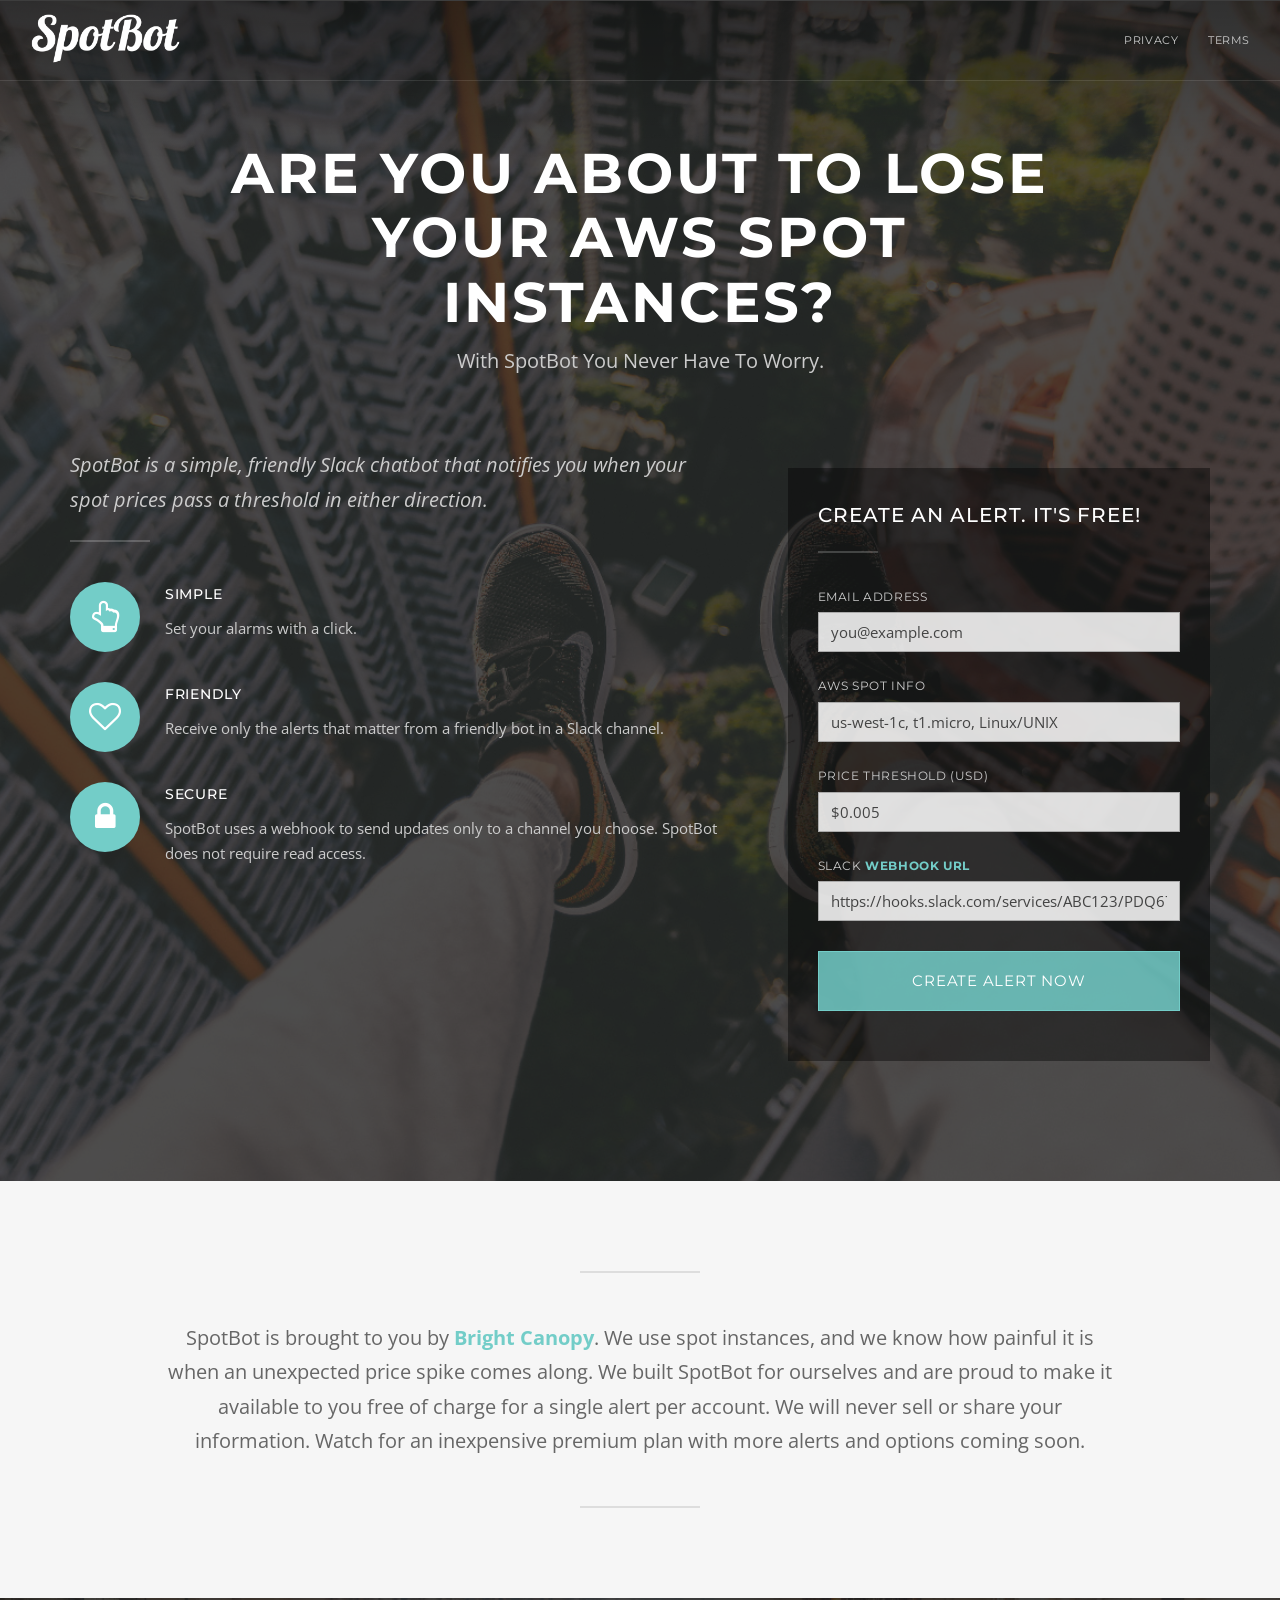
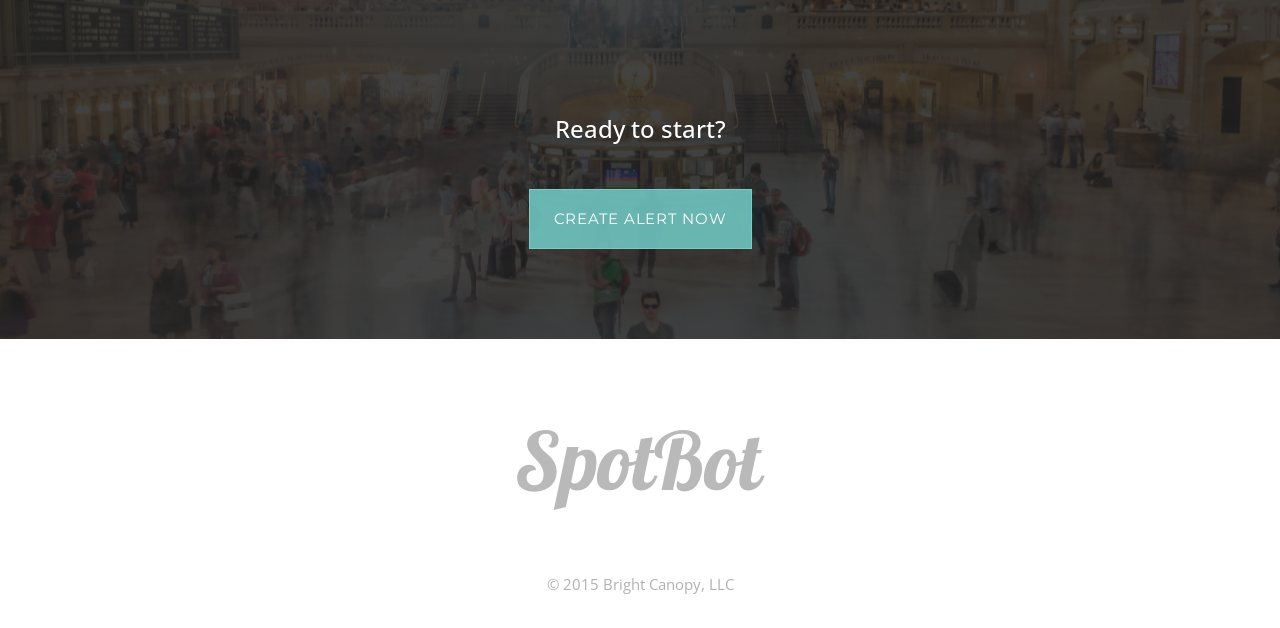
<file: index.html>
<!DOCTYPE html>
<!-- Based on Drew, A Multipurpose Landing Page Template, designed by David Rozando (http://design.davidrozando.com) -->
<!--[if lt IE 7 ]><html class="ie ie6" lang="en"> <![endif]-->
<!--[if IE 7 ]><html class="ie ie7" lang="en"> <![endif]-->
<!--[if IE 8 ]><html class="ie ie8" lang="en"> <![endif]-->
<!--[if (gte IE 9)|!(IE)]><!-->
<html lang="en"> <!--<![endif]-->

	<head>

		<meta charset="utf-8">
		<meta name="viewport" content="width=device-width, initial-scale=1, maximum-scale=1">
		
		<!-- BASIC INFO -->
		<title>Monitor AWS Spot Instances in Slack: SpotBot</title>
		<meta name="author" content="Bright Canopy">
		<meta name="keywords" content="Amazon Web Services, Slack, spot instance, alarm">
		<meta name="description" content="Monitor AWS spot instances in Slack">

		<!-- FAVICONS -->
		<link rel="icon" href="images/favicons/favicon.ico">
		<link rel="apple-touch-icon" href="images/favicons/apple-touch-icon.png">

		<!-- CSS
		================================= -->

		<!-- GOOGLE FONTS -->
		<link rel="stylesheet" href="//fonts.googleapis.com/css?family=Montserrat:400,700">
		<link rel="stylesheet" href="//fonts.googleapis.com/css?family=Open+Sans:300italic,400italic,600italic,700italic,800italic,400,300,600,700,800">

		<!-- LIBRARIES CSS -->
		<link rel="stylesheet" href="css/bootstrap.min.css">
		<link rel="stylesheet" href="css/font-awesome.min.css">
		<link rel="stylesheet" href="css/animate.min.css">

		<!-- SPECIFIC CSS -->
		<link rel="stylesheet" href="css/style.css">

		<!-- COLORS -->
		<!-- <link id="color-css" rel="stylesheet" href="css/colors/pink.css"> -->
		<!-- <link id="color-css" rel="stylesheet" href="css/colors/red.css"> -->
		<!-- <link id="color-css" rel="stylesheet" href="css/colors/orange.css"> -->
		<!-- <link id="color-css" rel="stylesheet" href="css/colors/yellow.css"> -->
		<!-- <link id="color-css" rel="stylesheet" href="css/colors/green.css"> -->
	    <link id="color-css" rel="stylesheet" href="css/colors/turquoise.css">
		<!-- <link id="color-css" rel="stylesheet" href="css/colors/blue.css"> -->
		
	</head>

	<body class="enable-animations enable-preloader">

		<div id="document" class="document">

			<!-- HEADER
			================================= -->
			<header id="header" class="header-section section section-dark navbar navbar-fixed-top">

				<div class="container-fluid">

					<div class="navbar-header navbar-left">

						<!-- RESPONSIVE MENU BUTTON -->
						<button type="button" class="navbar-toggle" data-toggle="collapse" data-target="#navigation">
							<span class="sr-only">Toggle navigation</span>
							<span class="icon-bar"></span>
							<span class="icon-bar"></span>
							<span class="icon-bar"></span>
						</button>

						<!-- HEADER LOGO -->
						<a class="navbar-logo navbar-brand anchor-link" href="#hero">
							<img src="images/logos/header-logo.png" srcset="images/logos/header-logo@2x.png 2x" alt="SpotBot">
						</a>

					</div>

					<nav id="navigation" class="navigation navbar-collapse collapse navbar-right">
					  
					  <!-- NAVIGATION LINKS -->
					  <ul id="header-nav" class="nav navbar-nav">
						
						<li><a href="#hero" class="hidden">Top</a></li>
						
						<li><a href="/privacy" target="_blank">Privacy</a></li>
						<li><a href="/terms" target="_blank">Terms</a></li>

					  </ul>

					</nav>

				</div>

			</header>

			<!-- HERO
			================================= -->
			<section id="hero" class="hero-section hero-layout-classic hero-layout-features-and-form section section-dark">

				<div class="section-background">

					<!-- IMAGE BACKGROUND -->
					<div class="section-background-image parallax" data-stellar-ratio="0.4">
						<img src="images/backgrounds/hero-bg-features-and-form.jpg" alt="" style="opacity: 0.2;">
					</div>

				</div>

				<div class="container">

					<div class="hero-content">
						<div class="hero-content-inner">

							<div class="hero-heading text-center row" data-animation="fadeIn">
								<div class="col-md-10 col-md-offset-1">

									<h1 class="hero-title">Are You About To Lose Your AWS Spot Instances?</h1>

									<p class="hero-tagline">With SpotBot You Never Have To Worry.</p>

								</div>
							</div>

							<div class="hero-features row">

								<div class="hero-features-left col-md-7">

									<p class="lead">SpotBot is a simple, friendly Slack chatbot that notifies you when your spot prices pass a threshold in either direction.</p>
									<ul class="icon-list">
										<li>
											<span class="icon-list-icon fa fa-hand-o-up" data-animation="bounceIn"></span>
											<h4 class="icon-list-title">Simple</h4>
											<p>Set your alarms with a click.</p>
										</li>
										<li>
											<span class="icon-list-icon fa fa-heart-o" data-animation="bounceIn"></span>
											<h4 class="icon-list-title">Friendly</h4>
											<p>Receive only the alerts that matter from a friendly bot in a Slack channel.</p>
										</li>
										<li>
										  <span class="icon-list-icon fa fa-lock" data-animation="bounceIn"></span>
											<h4 class="icon-list-title">Secure</h4>
											<p>SpotBot uses a webhook to send updates only to a channel you choose. SpotBot does not require read access.</p>
										</li>
									</ul>

								</div>



								<div class="hero-features-right col-md-5" data-animation="fadeIn">

									<!-- FORM -->
									<form name="subscribe" action="//spotbot.us11.list-manage.com/subscribe/post?u=fb5a1dbd2e888e6e425ad35e8&amp;id=9f06070208" method="post" id="mc-embedded-subscribe-form" name="mc-embedded-subscribe-form" method="post" id="subscription-form" class="subscription-form form-ajax-submit" role="form" novalidate>

										<h4 class="form-heading">Create An Alert. It's&nbsp;Free!</h4>

										<div class="form-validation alert"></div>

										<div class="form-group">
											<label for="form-email">Email Address</label>
											<input type="email" name="EMAIL" id="form-email" class="form-control" placeholder="you@example.com" autocomplete="off">
										</div>

										<div class="form-group">
											<label for="form-location">AWS Spot Info</label>
											<input type="text" name="SPOTINFO" id="form-aws" class="form-control" placeholder="us-west-1c, t1.micro, Linux/UNIX" autocomplete="off">
										</div>

										<div class="form-group">
											<label for="form-location">Price Threshold (USD)</label>
											<input type="text" name="THRESHOLD" id="form-aws" class="form-control" placeholder="$0.005" autocomplete="off">
										</div>

										<div class="form-group">
											<label for="form-name">Slack <a href="https://slack.com/services/new/incoming-webhook" target="_blank">Webhook URL</a></label>
											<input type="url" name="WEBHOOK" id="form-webhook" class="form-control" placeholder="https://hooks.slack.com/services/ABC123/PDQ678/sDkJFhlskfjhRSUd" autocomplete="off">
										</div>

										<!-- real people should not fill this in and expect good things - do not remove this or risk form bot signups-->
<div style="position: absolute; left: -5000px;"><input type="text" name="b_fb5a1dbd2e888e6e425ad35e8_9f06070208" tabindex="-1" value=""></div>										
										<div class="form-group form-group-submit">
											<button class="btn btn-primary btn-lg btn-block" data-loading-text="Alert Created!">Create Alert Now</button>
										</div>
									</form>

								</div>

							</div>

						</div>
					</div>

				</div>

			</section>

			<!-- HEADLINE
			================================= -->
			<section id="headline" class="headline-section section-gray section">

				<div class="container">

					<h2 class="section-heading text-center hidden">Tagline</h2>

					<div class="row">
						<div class="col-md-10 col-md-offset-1">

							<p class="headline-text">
							  SpotBot is brought to you by <a href="http://www.brightcanopy.com">Bright Canopy</a>. We use spot instances, and we know how painful it is when an unexpected price spike comes along. We built SpotBot for ourselves and are proud to make it available to you free of charge for a single alert per account. We will never sell or share your information. Watch for an inexpensive premium plan with more alerts and options coming soon.
							</p>

						</div>
					</div>

				</div>

			</section>


			<!-- CLOSING
			================================= -->
			<section id="closing" class="closing-section section-dark section">

				<div class="section-background">

					<!-- IMAGE BACKGROUND -->
					<div class="section-background-image parallax" data-stellar-ratio="0.4">
						<img src="images/backgrounds/closing-bg.jpg" alt="" style="opacity: 0.15;">
					</div>

				</div>

				<div class="container">

					<h3 class="closing-shout">Ready to start?</h3>

					<div class="closing-buttons" data-animation="tada"><a href="#mc-embedded-subscribe-form" class="anchor-link btn btn-lg btn-primary">Create Alert Now</a></div>

				</div>

			</section>

			<!-- FOOTER
			================================= -->
			<section id="footer" class="footer-section section">

				<div class="container">

					<h3 class="footer-logo">
						<img src="images/logos/footer-logo.png" srcset="images/logos/footer-logo@2x.png 2x" alt="Drew">
					</h3>

<!--
					<div class="footer-socmed">
						<a href="#" target="_blank"><span class="fa fa-facebook"></span></a>
						<a href="#" target="_blank"><span class="fa fa-twitter"></span></a>
						<a href="#" target="_blank"><span class="fa fa-instagram"></span></a>
						<a href="#" target="_blank"><span class="fa fa-pinterest"></span></a>
					</div>
-->
					<div class="footer-copyright">
						&copy; 2015 Bright Canopy, LLC
					</div>

				</div>

			</section>
		
		</div>

		<!-- LIBRARIES JS
		================================= -->
		<script src="js/jquery-1.11.2.min.js"></script>
		<script src="js/bootstrap.min.js"></script>
		<script src="js/respimage.min.js"></script>
		<script src="js/jpreloader.min.js"></script>
		<script src="js/smoothscroll.min.js"></script>
		<script src="js/jquery.nav.min.js"></script>
		<script src="js/jquery.inview.min.js"></script>

		<!-- MAIN SCRIPT
		================================= -->
		<script src="js/script.js"></script>

		<!-- GOOGLE ANALYTICS
			 ================================= -->
		<script>
		  (function(i,s,o,g,r,a,m){i['GoogleAnalyticsObject']=r;i[r]=i[r]||function(){
		  (i[r].q=i[r].q||[]).push(arguments)},i[r].l=1*new Date();a=s.createElement(o),
		  m=s.getElementsByTagName(o)[0];a.async=1;a.src=g;m.parentNode.insertBefore(a,m)
		  })(window,document,'script','//www.google-analytics.com/analytics.js','ga');

		  ga('create', 'UA-42879556-2', 'auto');
		  ga('send', 'pageview');

		</script>

	</body>

</html>
</file>
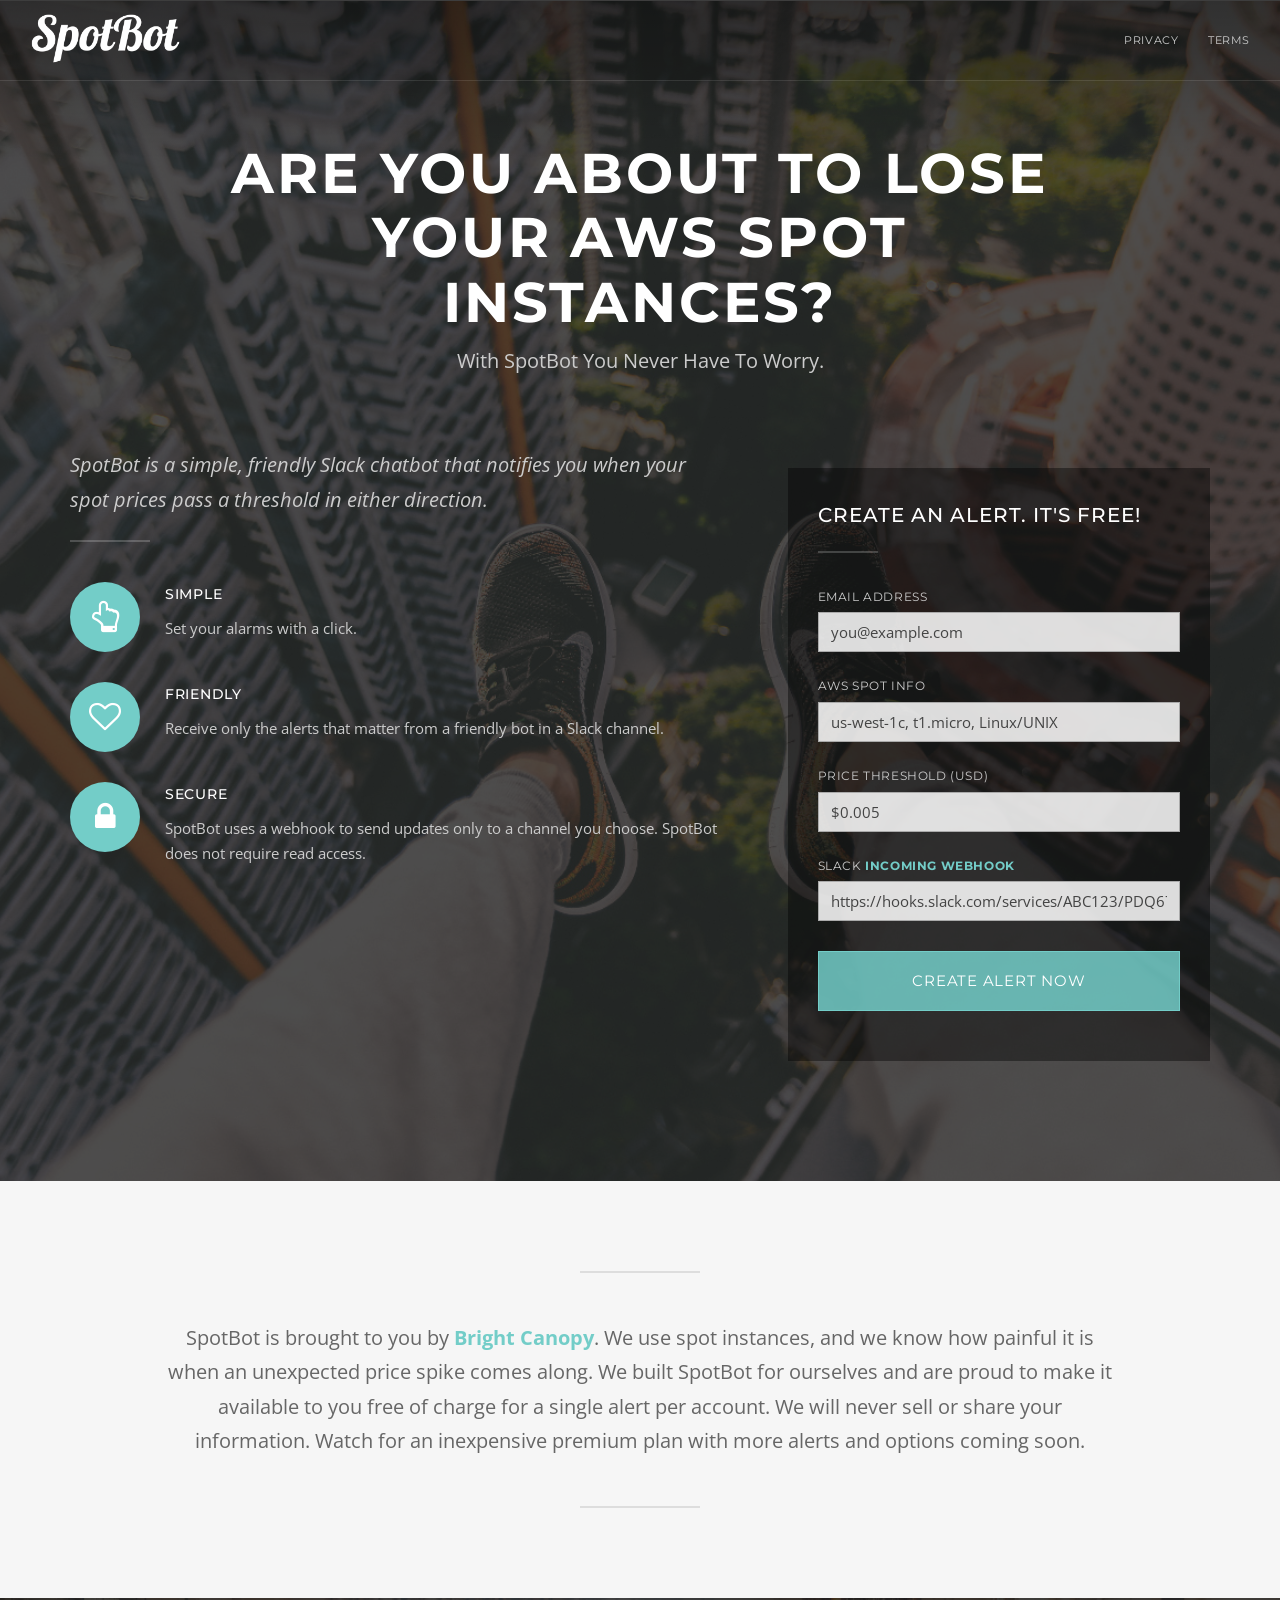
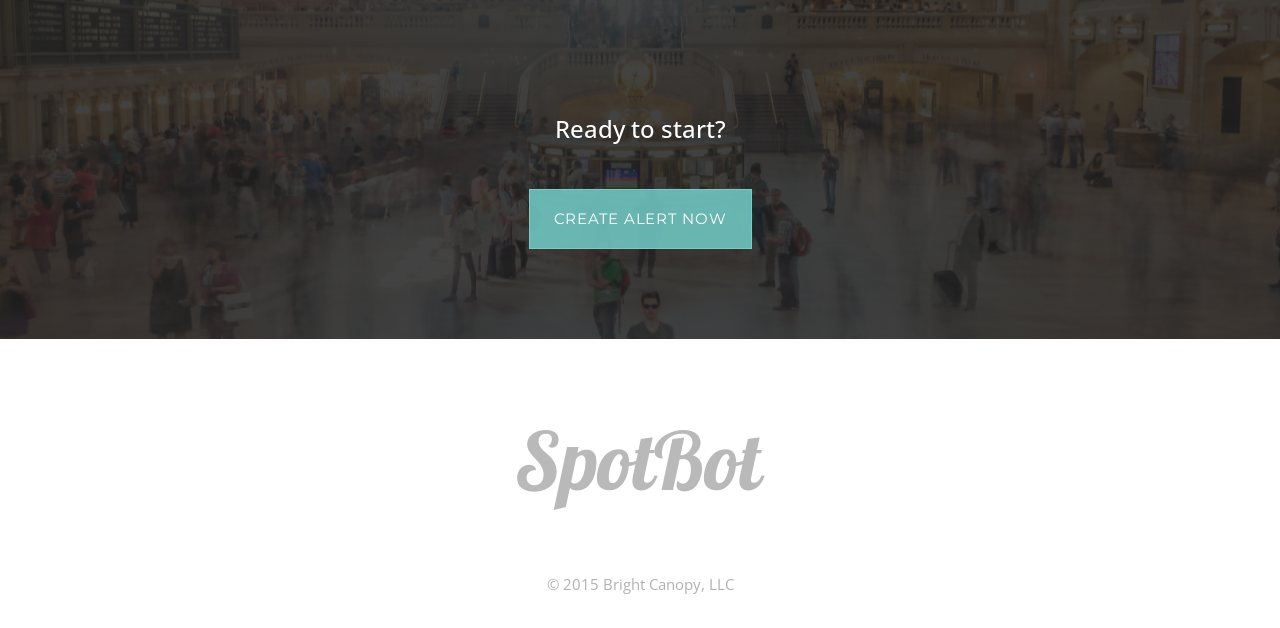
<file: html/index.html>
<!DOCTYPE html>
<!-- Based on Drew, A Multipurpose Landing Page Template, designed by David Rozando (http://design.davidrozando.com) -->
<!--[if lt IE 7 ]><html class="ie ie6" lang="en"> <![endif]-->
<!--[if IE 7 ]><html class="ie ie7" lang="en"> <![endif]-->
<!--[if IE 8 ]><html class="ie ie8" lang="en"> <![endif]-->
<!--[if (gte IE 9)|!(IE)]><!-->
<html lang="en"> <!--<![endif]-->

	<head>

		<meta charset="utf-8">
		<meta name="viewport" content="width=device-width, initial-scale=1, maximum-scale=1">
		
		<!-- BASIC INFO -->
		<title>Monitor AWS Spot Instances in Slack: SpotBot</title>
		<meta name="author" content="Bright Canopy">
		<meta name="keywords" content="Amazon Web Services, Slack, spot instance, alarm">
		<meta name="description" content="Monitor AWS spot instances in Slack">

		<!-- FAVICONS -->
		<link rel="icon" href="images/favicons/favicon.ico">
		<link rel="apple-touch-icon" href="images/favicons/apple-touch-icon.png">

		<!-- CSS
		================================= -->

		<!-- GOOGLE FONTS -->
		<link rel="stylesheet" href="//fonts.googleapis.com/css?family=Montserrat:400,700">
		<link rel="stylesheet" href="//fonts.googleapis.com/css?family=Open+Sans:300italic,400italic,600italic,700italic,800italic,400,300,600,700,800">

		<!-- LIBRARIES CSS -->
		<link rel="stylesheet" href="css/bootstrap.min.css">
		<link rel="stylesheet" href="css/font-awesome.min.css">
		<link rel="stylesheet" href="css/animate.min.css">

		<!-- SPECIFIC CSS -->
		<link rel="stylesheet" href="css/style.css">

		<!-- COLORS -->
		<!-- <link id="color-css" rel="stylesheet" href="css/colors/pink.css"> -->
		<!-- <link id="color-css" rel="stylesheet" href="css/colors/red.css"> -->
		<!-- <link id="color-css" rel="stylesheet" href="css/colors/orange.css"> -->
		<!-- <link id="color-css" rel="stylesheet" href="css/colors/yellow.css"> -->
		<!-- <link id="color-css" rel="stylesheet" href="css/colors/green.css"> -->
	    <link id="color-css" rel="stylesheet" href="css/colors/turquoise.css">
		<!-- <link id="color-css" rel="stylesheet" href="css/colors/blue.css"> -->
		
	</head>

	<body class="enable-animations enable-preloader">

		<div id="document" class="document">

			<!-- HEADER
			================================= -->
			<header id="header" class="header-section section section-dark navbar navbar-fixed-top">

				<div class="container-fluid">

					<div class="navbar-header navbar-left">

						<!-- RESPONSIVE MENU BUTTON -->
						<button type="button" class="navbar-toggle" data-toggle="collapse" data-target="#navigation">
							<span class="sr-only">Toggle navigation</span>
							<span class="icon-bar"></span>
							<span class="icon-bar"></span>
							<span class="icon-bar"></span>
						</button>

						<!-- HEADER LOGO -->
						<a class="navbar-logo navbar-brand anchor-link" href="#hero">
							<img src="images/logos/header-logo.png" srcset="images/logos/header-logo@2x.png 2x" alt="SpotBot">
						</a>

					</div>

					<nav id="navigation" class="navigation navbar-collapse collapse navbar-right">
					  
					  <!-- NAVIGATION LINKS -->
					  <ul id="header-nav" class="nav navbar-nav">
						
						<li><a href="#hero" class="hidden">Top</a></li>
						
						<li><a href="/privacy" target="_blank">Privacy</a></li>
						<li><a href="/terms" target="_blank">Terms</a></li>

					  </ul>

					</nav>

				</div>

			</header>

			<!-- HERO
			================================= -->
			<section id="hero" class="hero-section hero-layout-classic hero-layout-features-and-form section section-dark">

				<div class="section-background">

					<!-- IMAGE BACKGROUND -->
					<div class="section-background-image parallax" data-stellar-ratio="0.4">
						<img src="images/backgrounds/hero-bg-features-and-form.jpg" alt="" style="opacity: 0.2;">
					</div>

				</div>

				<div class="container">

					<div class="hero-content">
						<div class="hero-content-inner">

							<div class="hero-heading text-center row" data-animation="fadeIn">
								<div class="col-md-10 col-md-offset-1">

									<h1 class="hero-title">Are You About To Lose Your AWS Spot Instances?</h1>

									<p class="hero-tagline">With SpotBot You Never Have To Worry.</p>

								</div>
							</div>

							<div class="hero-features row">

								<div class="hero-features-left col-md-7">

									<p class="lead">SpotBot is a simple, friendly Slack chatbot that notifies you when your spot prices pass a threshold in either direction.</p>
									<ul class="icon-list">
										<li>
											<span class="icon-list-icon fa fa-hand-o-up" data-animation="bounceIn"></span>
											<h4 class="icon-list-title">Simple</h4>
											<p>Set your alarms with a click.</p>
										</li>
										<li>
											<span class="icon-list-icon fa fa-heart-o" data-animation="bounceIn"></span>
											<h4 class="icon-list-title">Friendly</h4>
											<p>Receive only the alerts that matter from a friendly bot in a Slack channel.</p>
										</li>
										<li>
										  <span class="icon-list-icon fa fa-lock" data-animation="bounceIn"></span>
											<h4 class="icon-list-title">Secure</h4>
											<p>SpotBot uses a webhook to send updates only to a channel you choose. SpotBot does not require read access.</p>
										</li>
									</ul>

								</div>



								<div class="hero-features-right col-md-5" data-animation="fadeIn">

									<!-- FORM -->
									<form name="subscribe" action="//spotbot.us11.list-manage.com/subscribe/post?u=fb5a1dbd2e888e6e425ad35e8&amp;id=9f06070208" method="post" id="mc-embedded-subscribe-form" name="mc-embedded-subscribe-form" method="post" id="subscription-form" class="subscription-form form-ajax-submit" role="form" novalidate>

										<h4 class="form-heading">Create An Alert. It's&nbsp;Free!</h4>

										<div class="form-validation alert"></div>

										<div class="form-group">
											<label for="form-email">Email Address</label>
											<input type="email" name="EMAIL" id="form-email" class="form-control" placeholder="you@example.com" autocomplete="off">
										</div>

										<div class="form-group">
											<label for="form-location">AWS Spot Info</label>
											<input type="text" name="SPOTINFO" id="form-aws" class="form-control" placeholder="us-west-1c, t1.micro, Linux/UNIX" autocomplete="off">
										</div>

										<div class="form-group">
											<label for="form-location">Price Threshold (USD)</label>
											<input type="text" name="THRESHOLD" id="form-aws" class="form-control" placeholder="$0.005" autocomplete="off">
										</div>

										<div class="form-group">
											<label for="form-name">Slack <a href="https://slack.com/services/new/incoming-webhook" target="_blank">Incoming Webhook</a></label>
											<input type="url" name="WEBHOOK" id="form-webhook" class="form-control" placeholder="https://hooks.slack.com/services/ABC123/PDQ678/sDkJFhlskfjhRSUd" autocomplete="off">
										</div>

										<!-- real people should not fill this in and expect good things - do not remove this or risk form bot signups-->
<div style="position: absolute; left: -5000px;"><input type="text" name="b_fb5a1dbd2e888e6e425ad35e8_9f06070208" tabindex="-1" value=""></div>										
										<div class="form-group form-group-submit">
											<button class="btn btn-primary btn-lg btn-block" data-loading-text="Alert Created!">Create Alert Now</button>
										</div>
									</form>

								</div>

							</div>

						</div>
					</div>

				</div>

			</section>

			<!-- HEADLINE
			================================= -->
			<section id="headline" class="headline-section section-gray section">

				<div class="container">

					<h2 class="section-heading text-center hidden">Tagline</h2>

					<div class="row">
						<div class="col-md-10 col-md-offset-1">

							<p class="headline-text">
							  SpotBot is brought to you by <a href="http://www.brightcanopy.com">Bright Canopy</a>. We use spot instances, and we know how painful it is when an unexpected price spike comes along. We built SpotBot for ourselves and are proud to make it available to you free of charge for a single alert per account. We will never sell or share your information. Watch for an inexpensive premium plan with more alerts and options coming soon.
							</p>

						</div>
					</div>

				</div>

			</section>


			<!-- CLOSING
			================================= -->
			<section id="closing" class="closing-section section-dark section">

				<div class="section-background">

					<!-- IMAGE BACKGROUND -->
					<div class="section-background-image parallax" data-stellar-ratio="0.4">
						<img src="images/backgrounds/closing-bg.jpg" alt="" style="opacity: 0.15;">
					</div>

				</div>

				<div class="container">

					<h3 class="closing-shout">Ready to start?</h3>

					<div class="closing-buttons" data-animation="tada"><a href="#mc-embedded-subscribe-form" class="anchor-link btn btn-lg btn-primary">Create Alert Now</a></div>

				</div>

			</section>

			<!-- FOOTER
			================================= -->
			<section id="footer" class="footer-section section">

				<div class="container">

					<h3 class="footer-logo">
						<img src="images/logos/footer-logo.png" srcset="images/logos/footer-logo@2x.png 2x" alt="Drew">
					</h3>

<!--
					<div class="footer-socmed">
						<a href="#" target="_blank"><span class="fa fa-facebook"></span></a>
						<a href="#" target="_blank"><span class="fa fa-twitter"></span></a>
						<a href="#" target="_blank"><span class="fa fa-instagram"></span></a>
						<a href="#" target="_blank"><span class="fa fa-pinterest"></span></a>
					</div>
-->
					<div class="footer-copyright">
						&copy; 2015 Bright Canopy, LLC
					</div>

				</div>

			</section>
		
		</div>

		<!-- LIBRARIES JS
		================================= -->
		<script src="js/jquery-1.11.2.min.js"></script>
		<script src="js/bootstrap.min.js"></script>
		<script src="js/respimage.min.js"></script>
		<script src="js/jpreloader.min.js"></script>
		<script src="js/smoothscroll.min.js"></script>
		<script src="js/jquery.nav.min.js"></script>
		<script src="js/jquery.inview.min.js"></script>

		<!-- MAIN SCRIPT
		================================= -->
		<script src="js/script.js"></script>

		<!-- GOOGLE ANALYTICS
			 ================================= -->
		<script>
		  (function(i,s,o,g,r,a,m){i['GoogleAnalyticsObject']=r;i[r]=i[r]||function(){
		  (i[r].q=i[r].q||[]).push(arguments)},i[r].l=1*new Date();a=s.createElement(o),
		  m=s.getElementsByTagName(o)[0];a.async=1;a.src=g;m.parentNode.insertBefore(a,m)
		  })(window,document,'script','//www.google-analytics.com/analytics.js','ga');

		  ga('create', 'UA-42879556-2', 'auto');
		  ga('send', 'pageview');

		</script>

	</body>

</html>
</file>
<file: confirmation.html>
<!DOCTYPE html>
<!-- Based on Drew, A Multipurpose Landing Page Template, designed by David Rozando (http://design.davidrozando.com) -->
<!--[if lt IE 7 ]><html class="ie ie6" lang="en"> <![endif]-->
<!--[if IE 7 ]><html class="ie ie7" lang="en"> <![endif]-->
<!--[if IE 8 ]><html class="ie ie8" lang="en"> <![endif]-->
<!--[if (gte IE 9)|!(IE)]><!-->
<html lang="en"> <!--<![endif]-->

	<head>

		<meta charset="utf-8">
		<meta name="viewport" content="width=device-width, initial-scale=1, maximum-scale=1">
		
		<!-- BASIC INFO -->
		<title>Alert Confirmation: SpotBot</title>
		<meta name="author" content="Bright Canopy">
		<meta name="keywords" content="Amazon Web Services, Slack, spot instance, alarm">
		<meta name="description" content="Monitor AWS spot instances in Slack">

		<!-- FAVICONS -->
		<link rel="icon" href="images/favicons/favicon.ico">
		<link rel="apple-touch-icon" href="images/favicons/apple-touch-icon.png">

		<!-- CSS
		================================= -->

		<!-- GOOGLE FONTS -->
		<link rel="stylesheet" href="http://fonts.googleapis.com/css?family=Montserrat:400,700">
		<link rel="stylesheet" href="http://fonts.googleapis.com/css?family=Open+Sans:300italic,400italic,600italic,700italic,800italic,400,300,600,700,800">

		<!-- LIBRARIES CSS -->
		<link rel="stylesheet" href="css/bootstrap.min.css">
		<link rel="stylesheet" href="css/font-awesome.min.css">
		<link rel="stylesheet" href="css/animate.min.css">

		<!-- SPECIFIC CSS -->
		<link rel="stylesheet" href="css/style.css">

		<!-- COLORS -->
	    <link id="color-css" rel="stylesheet" href="css/colors/turquoise.css">
		
	</head>

	<body class="enable-animations enable-preloader">

		<div id="document" class="document">

			<!-- HEADER
			================================= -->
			<header id="header" class="header-section section section-dark navbar navbar-fixed-top">

				<div class="container-fluid">

					<div class="navbar-header navbar-left">

						<!-- RESPONSIVE MENU BUTTON -->
						<button type="button" class="navbar-toggle" data-toggle="collapse" data-target="#navigation">
							<span class="sr-only">Toggle navigation</span>
							<span class="icon-bar"></span>
							<span class="icon-bar"></span>
							<span class="icon-bar"></span>
						</button>


						<!-- HEADER LOGO -->
						<a class="navbar-logo navbar-brand" href="//spotbot.io">
							<img src="images/logos/header-logo.png" srcset="images/logos/header-logo@2x.png 2x" alt="SpotBot">
						</a>

					</div>


					<nav id="navigation" class="navigation navbar-collapse collapse navbar-right">
					  
					  <!-- NAVIGATION LINKS -->
					  <ul id="header-nav" class="nav navbar-nav">
						
						<li><a href="#hero" class="hidden">Top</a></li>
						
						<li><a href="/privacy" target="_blank">Privacy</a></li>
						<li><a href="/terms" target="_blank">Terms</a></li>

					  </ul>

					</nav>

				</div>

			</header>

			<!-- HERO
			================================= -->
			<section id="hero" class="hero-section hero-layout-classic hero-layout-features-and-form section section-dark">

				<div class="section-background">

					<!-- IMAGE BACKGROUND -->
					<div class="section-background-image parallax" data-stellar-ratio="0.4">
						<img src="images/backgrounds/closing-bg.jpg" alt="" style="opacity: 0.2;">
					</div>

				</div>

				<div class="container">

					<div class="hero-content">
						<div class="hero-content-inner">

							<div class="hero-heading text-center row" data-animation="fadeIn">
								<div class="col-md-10 col-md-offset-1">

									<h1 class="hero-title">AND THAT's IT!</h1>

									<p class="hero-tagline">Your alert is scheduled.</p>

								</div>
							</div>
						</div>
					</div>

				</div>

			</section>



			<!-- FOOTER
			================================= -->
			<section id="footer" class="footer-section section">

				<div class="container">

					<h3 class="footer-logo">
						<img src="images/logos/footer-logo.png" srcset="images/logos/footer-logo@2x.png 2x" alt="Drew">
					</h3>

<!--
					<div class="footer-socmed">
						<a href="#" target="_blank"><span class="fa fa-facebook"></span></a>
						<a href="#" target="_blank"><span class="fa fa-twitter"></span></a>
						<a href="#" target="_blank"><span class="fa fa-instagram"></span></a>
						<a href="#" target="_blank"><span class="fa fa-pinterest"></span></a>
					</div>
-->
					<div class="footer-copyright">
						&copy; 2015 Bright Canopy, LLC
					</div>

				</div>

			</section>
		
		</div>

		<!-- LIBRARIES JS
		================================= -->
		<script src="js/jquery-1.11.2.min.js"></script>
		<script src="js/bootstrap.min.js"></script>
		<script src="js/respimage.min.js"></script>
		<script src="js/jpreloader.min.js"></script>
		<script src="js/smoothscroll.min.js"></script>
		<script src="js/jquery.nav.min.js"></script>
		<script src="js/jquery.inview.min.js"></script>

		<!-- MAIN SCRIPT
		================================= -->
		<script src="js/script.js"></script>

		<!-- GOOGLE ANALYTICS
			 ================================= -->
		<script>
		  (function(i,s,o,g,r,a,m){i['GoogleAnalyticsObject']=r;i[r]=i[r]||function(){
		  (i[r].q=i[r].q||[]).push(arguments)},i[r].l=1*new Date();a=s.createElement(o),
		  m=s.getElementsByTagName(o)[0];a.async=1;a.src=g;m.parentNode.insertBefore(a,m)
		  })(window,document,'script','//www.google-analytics.com/analytics.js','ga');

		  ga('create', 'UA-42879556-2', 'auto');
		  ga('send', 'pageview');

		</script>

	</body>

</html>
</file>
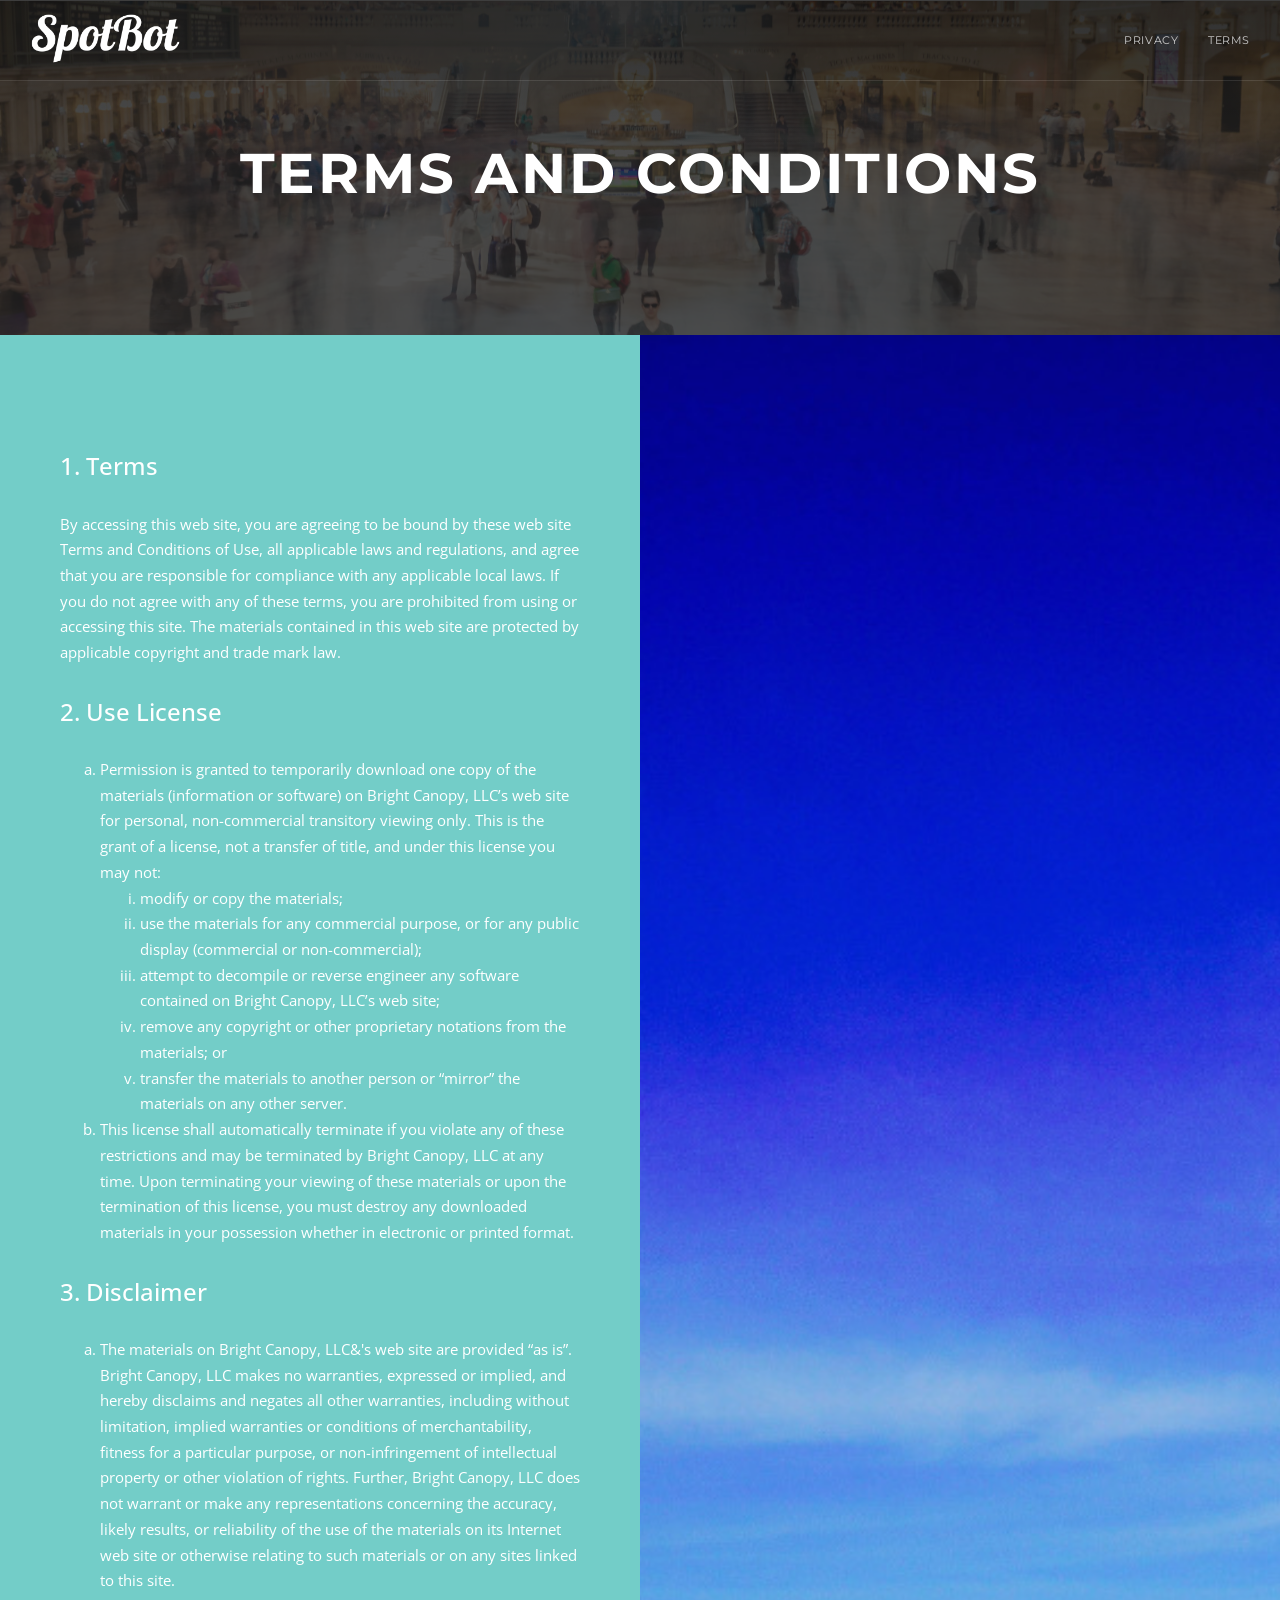
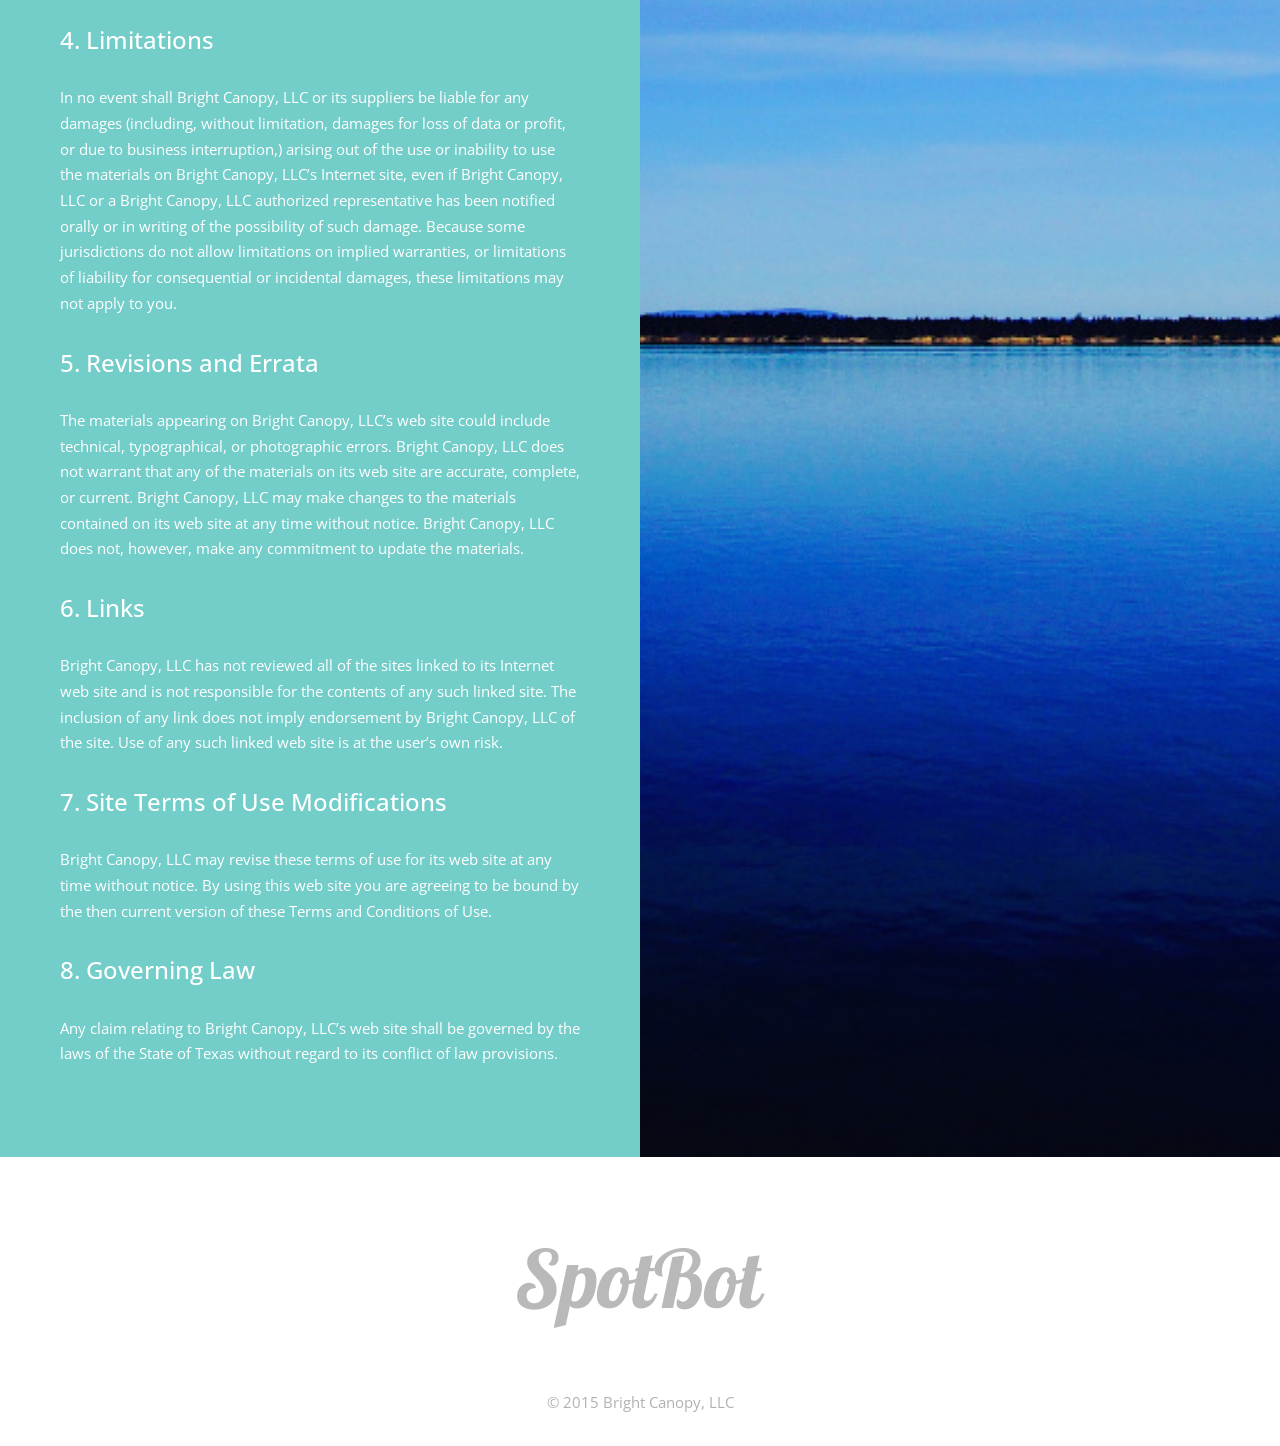
<file: terms.html>
<!DOCTYPE html>
<!-- Based on Drew, A Multipurpose Landing Page Template, designed by David Rozando (http://design.davidrozando.com) -->
<!--[if lt IE 7 ]><html class="ie ie6" lang="en"> <![endif]-->
<!--[if IE 7 ]><html class="ie ie7" lang="en"> <![endif]-->
<!--[if IE 8 ]><html class="ie ie8" lang="en"> <![endif]-->
<!--[if (gte IE 9)|!(IE)]><!-->
<html lang="en"> <!--<![endif]-->

	<head>

		<meta charset="utf-8">
		<meta name="viewport" content="width=device-width, initial-scale=1, maximum-scale=1">
		
		<!-- BASIC INFO -->
		<title>Terms: SpotBot</title>
		<meta name="author" content="Bright Canopy">
		<meta name="keywords" content="Amazon Web Services, Slack, spot instance, alarm">
		<meta name="description" content="Monitor AWS spot instances in Slack">

		<!-- FAVICONS -->
		<link rel="icon" href="images/favicons/favicon.ico">
		<link rel="apple-touch-icon" href="images/favicons/apple-touch-icon.png">

		<!-- CSS
		================================= -->

		<!-- GOOGLE FONTS -->
		<link rel="stylesheet" href="http://fonts.googleapis.com/css?family=Montserrat:400,700">
		<link rel="stylesheet" href="http://fonts.googleapis.com/css?family=Open+Sans:300italic,400italic,600italic,700italic,800italic,400,300,600,700,800">

		<!-- LIBRARIES CSS -->
		<link rel="stylesheet" href="css/bootstrap.min.css">
		<link rel="stylesheet" href="css/font-awesome.min.css">
		<link rel="stylesheet" href="css/animate.min.css">

		<!-- SPECIFIC CSS -->
		<link rel="stylesheet" href="css/style.css">

		<!-- COLORS -->
	    <link id="color-css" rel="stylesheet" href="css/colors/turquoise.css">
		
	</head>

	<body class="enable-animations enable-preloader">

		<div id="document" class="document">

			<!-- HEADER
			================================= -->
			<header id="header" class="header-section section section-dark navbar navbar-fixed-top">

				<div class="container-fluid">

					<div class="navbar-header navbar-left">

					  <!-- RESPONSIVE MENU BUTTON -->
					  <button type="button" class="navbar-toggle" data-toggle="collapse" data-target="#navigation">
						<span class="sr-only">Toggle navigation</span>
						<span class="icon-bar"></span>
						<span class="icon-bar"></span>
						<span class="icon-bar"></span>
					  </button>

						<!-- HEADER LOGO -->
						<a class="navbar-logo navbar-brand" href="//spotbot.io">
							<img src="images/logos/header-logo.png" srcset="images/logos/header-logo@2x.png 2x" alt="SpotBot">
						</a>

					</div>


					<nav id="navigation" class="navigation navbar-collapse collapse navbar-right">
					  
					  <!-- NAVIGATION LINKS -->
					  <ul id="header-nav" class="nav navbar-nav">
						
						<li><a href="#hero" class="hidden">Top</a></li>
						
						<li><a href="/privacy" target="_blank">Privacy</a></li>
						<li><a href="/terms" target="_blank">Terms</a></li>

					  </ul>

					</nav>

				</div>

			</header>


			<!-- HERO
			================================= -->
			<section id="hero" class="hero-section hero-layout-classic hero-layout-features-and-form section section-dark">

				<div class="section-background">

					<!-- IMAGE BACKGROUND -->
					<div class="section-background-image parallax" data-stellar-ratio="0.4">
						<img src="images/backgrounds/closing-bg.jpg" alt="" style="opacity: 0.2;">
					</div>

				</div>

				<div class="container">

					<div class="hero-content">
						<div class="hero-content-inner">

							<div class="hero-heading text-center row" data-animation="fadeIn">
								<div class="col-md-10 col-md-offset-1">
								  <h1 class="hero-title">Terms and Conditions</h1>

								</div>
							</div>
						</div>
					</div>

				</div>

			</section>

			<!-- TWO COLS DESCRIPTION SECTION
			================================= -->
			<section id="two-cols-description" class="two-cols-description-section section-accent section">

				<div class="container-fluid two-cols-description-row">

					<!-- TWO COLS DESCRIPTION TEXT -->
					<div class="two-cols-description-text" data-animation="fadeInLeft">

					  <div class="two-cols-description-text-inner">

						<h3>1. Terms</h3>

						<p>By accessing this web site, you are agreeing to be bound by these
						  web site Terms and Conditions of Use, all applicable laws and regulations,
						  and agree that you are responsible for compliance with any applicable local
						  laws. If you do not agree with any of these terms, you are prohibited from
						  using or accessing this site. The materials contained in this web site are
						  protected by applicable copyright and trade mark law.</p>
						
						<h3>2. Use License</h3>

						<ol type="a">
						  <li>Permission is granted to temporarily download one copy of the materials
							(information or software) on Bright Canopy, LLC&#8217;s web site for personal,
							non-commercial transitory viewing only. This is the grant of a license,
							not a transfer of title, and under this license you may not:</li>

						  <ol type="i">
							<li>modify or copy the materials;</li>
							<li>use the materials for any commercial purpose, or for any public display (commercial or non-commercial);</li>
							<li>attempt to decompile or reverse engineer any software contained on Bright Canopy, LLC&#8217;s web site;</li>
							<li>remove any copyright or other proprietary notations from the materials; or</li>
							<li>transfer the materials to another person or &#8220;mirror&#8221; the materials on any other server.</li>
						  </ol>

						  <li>This license shall automatically terminate if you violate any of these restrictions and may be terminated by Bright Canopy, LLC at any time. Upon terminating your viewing of these materials or upon the termination of this license, you must destroy any downloaded materials in your possession whether in electronic or printed format.</li>
						</ol>

						<h3>3. Disclaimer</h3>

						<ol type="a">
						  <li>The materials on Bright Canopy, LLC&'s web site are provided &#8220;as is&#8221;. Bright Canopy, LLC makes no warranties, expressed or implied, and hereby disclaims and negates all other warranties, including without limitation, implied warranties or conditions of merchantability, fitness for a particular purpose, or non-infringement of intellectual property or other violation of rights. Further, Bright Canopy, LLC does not warrant or make any representations concerning the accuracy, likely results, or reliability of the use of the materials on its Internet web site or otherwise relating to such materials or on any sites linked to this site.</li>
						</ol>
						<h3>4. Limitations</h3>
						<p>In no event shall Bright Canopy, LLC or its suppliers be liable for any damages (including, without limitation, damages for loss of data or profit, or due to business interruption,) arising out of the use or inability to use the materials on Bright Canopy, LLC&#8217;s Internet site, even if Bright Canopy, LLC or a Bright Canopy, LLC authorized representative has been notified orally or in writing of the possibility of such damage. Because some jurisdictions do not allow limitations on implied warranties, or limitations of liability for consequential or incidental damages, these limitations may not apply to you.</p>
						<h3>5. Revisions and Errata</h3>
						<p>The materials appearing on Bright Canopy, LLC&#8217;s web site could include technical, typographical, or photographic errors. Bright Canopy, LLC does not warrant that any of the materials on its web site are accurate, complete, or current. Bright Canopy, LLC may make changes to the materials contained on its web site at any time without notice. Bright Canopy, LLC does not, however, make any commitment to update the materials.</p>
						<h3>6. Links</h3>
						<p>Bright Canopy, LLC has not reviewed all of the sites linked to its Internet web site and is not responsible for the contents of any such linked site. The inclusion of any link does not imply endorsement by Bright Canopy, LLC of the site. Use of any such linked web site is at the user&#8217;s own risk.</p>
						<h3>7. Site Terms of Use Modifications</h3>
						<p>Bright Canopy, LLC may revise these terms of use for its web site at any time without notice. By using this web site you are agreeing to be bound by the then current version of these Terms and Conditions of Use.</p>
						<h3>8. Governing Law</h3>
						<p>Any claim relating to Bright Canopy, LLC&#8217;s web site shall be governed by the laws of the State of Texas without regard to its conflict of law provisions.</p>

					  </div>

					</div>

					<!-- TWO COLS DESCRIPTION IMAGE -->
					<div class="two-cols-description-image" data-animation="fadeInRight">
						<img src="images/backgrounds/side-bg.jpg" alt="">
					</div>

				</div>

			</section>


			<!-- FOOTER
			================================= -->
			<section id="footer" class="footer-section section">

				<div class="container">

					<h3 class="footer-logo">
						<img src="images/logos/footer-logo.png" srcset="images/logos/footer-logo@2x.png 2x" alt="Drew">
					</h3>

<!--
					<div class="footer-socmed">
						<a href="#" target="_blank"><span class="fa fa-facebook"></span></a>
						<a href="#" target="_blank"><span class="fa fa-twitter"></span></a>
						<a href="#" target="_blank"><span class="fa fa-instagram"></span></a>
						<a href="#" target="_blank"><span class="fa fa-pinterest"></span></a>
					</div>
-->
					<div class="footer-copyright">
						&copy; 2015 Bright Canopy, LLC
					</div>

				</div>

			</section>
		
		</div>

		<!-- LIBRARIES JS
		================================= -->
		<script src="js/jquery-1.11.2.min.js"></script>
		<script src="js/bootstrap.min.js"></script>
		<script src="js/respimage.min.js"></script>
		<script src="js/jpreloader.min.js"></script>
		<script src="js/smoothscroll.min.js"></script>
		<script src="js/jquery.nav.min.js"></script>
		<script src="js/jquery.inview.min.js"></script>

		<!-- MAIN SCRIPT
		================================= -->
		<script src="js/script.js"></script>

		<!-- GOOGLE ANALYTICS
			 ================================= -->
		<script>
		  (function(i,s,o,g,r,a,m){i['GoogleAnalyticsObject']=r;i[r]=i[r]||function(){
		  (i[r].q=i[r].q||[]).push(arguments)},i[r].l=1*new Date();a=s.createElement(o),
		  m=s.getElementsByTagName(o)[0];a.async=1;a.src=g;m.parentNode.insertBefore(a,m)
		  })(window,document,'script','//www.google-analytics.com/analytics.js','ga');

		  ga('create', 'UA-42879556-2', 'auto');
		  ga('send', 'pageview');

		</script>

	</body>

</html>
</file>
<file: css/style.css>
/**
 * ==============================================================
 * BASIC STYLESHEET - DREW
 * ==============================================================
 */

/**
 * ========================================
 * GENERAL STYLES
 * ========================================
 */
html {
	height: 100% !important;
}
body {
	height: 100%;
	font-family: "Open Sans", sans-serif;
	font-size: 15px;
	line-height: 1.715;
	background-color: #fff;
	color: #666;
	overflow-x: hidden;
	max-width: 100%;
}
address {
	font-size: inherit;
	line-height: inherit;
}
*:last-child {
	margin-bottom: 0;
}
a {
	-webkit-transition: all ease 0.25s;
	transition: all ease 0.25s;
	font-weight: bold;
}
a:focus, a:hover {
	text-decoration: none;
	outline: 0;
}
.section-accent a {
	color: #444;
}
.section-accent a:focus, .section-accent a:hover {
	color: #222;
}
h1, h2, h3, h4, h5, h6,
.h1, .h2, .h3, .h4, .h5, .h6 {
	color: #222;
	margin-bottom: 25px;
	line-height: 1.715;
}
.section-dark h1, .section-dark .h1,
.section-dark h2, .section-dark .h2,
.section-dark h3, .section-dark .h3,
.section-dark h4, .section-dark .h4,
.section-dark h5, .section-dark .h5,
.section-dark h6, .section-dark .h6 {
	color: #fff;
}
.section-accent h1, .section-accent .h1,
.section-accent h2, .section-accent .h2,
.section-accent h3, .section-accent .h3,
.section-accent h4, .section-accent .h4,
.section-accent h5, .section-accent .h5,
.section-accent h6, .section-accent .h6 {
	color: #fff;
}
img {
	max-width: 100%;
	height: auto;
}
p, ul, ol, address {
	margin-bottom: 25px;
}
iframe {
	max-width: 100%;
	border: none;
}

/**
 * ========================================
 * COMMON CLASSES
 * ========================================
 */
.lead {
	position: relative;
	font-size: 20px;
	line-height: inherit;
	font-style: italic;
	font-weight: normal;
	padding: 10px 0 25px;
}
.lead:after {
	content: "";
	position: absolute;
	left: 0;
	bottom: 0;
	display: block;
	height: 2px;
	width: 80px;
	background-color: rgba(0,0,0,0.1);
}
.lead.text-center:after {
	left: 50%;
	margin-left: -40px;
}
.section-dark .lead:after,
.section-accent .lead:after {
	background-color: rgba(255,255,255,0.2);
}
.icon-list {
	list-style: none;
	padding: 0;
}
.icon-list li {
	position: relative;
	padding: 20px 0 20px 95px;
}
.icon-list-icon {
	position: absolute;
	top: 0;
	left: 0;
	margin: 20px 0 0 0;
	width: 70px;
	height: 70px;
	border-radius: 50%;
	font-size: 32px;
	line-height: 70px;
	vertical-align: middle;
	text-align: center;
	color: #fff;
}
.icon-list-icon:not(.fa) {
	font-family: "Montserrat", sans-serif;
	font-weight: bold;
}
.section-accent .icon-list-icon {
	background-color: #444;
}
.icon-list-title {
	margin: 0 0 10px;
	font-family: "Montserrat", sans-serif;
	font-size: 14px;
	letter-spacing: 0.05em;
	text-transform: uppercase;
}
.nice-list {
	list-style: none;
	padding: 0;
}
.nice-list li {
	position: relative;
	padding: 8px 0 8px 40px;
}
.nice-list li:before {
	content: "\f105";
	position: absolute;
	top: 0;
	left: 0;
	margin: 10px 0 0 10px;
	font-family: "FontAwesome";
	font-size: 20px;
	line-height: 1;
	opacity: 0.5;
}
.clear {
	clear: both;
}
.wait-animation {
	-webkit-animation-play-state: paused;
	animation-play-state: paused;
}
.fa-ul {
	margin-left: 40px;
}
.fa-ul li {
	padding: 5px 0;
}
.fa-li {
	top: 10px;
	left: -40px;
	width: 30px;
	font-size: 16px;
	line-height: 1;
	opacity: 0.5;
	text-align: center;
}
.countdown {
	font-family: "Montserrat", sans-serif;
	text-align: center;
	display: table;
	table-layout: fixed;
	width: 100%;
}
.countdown-grid {
	display: table-cell;
	text-align: center;
	padding: 0 10px;
}
.countdown-grid > * {
	display: block;
}
.countdown-number {
	font-size: 60px;
	font-weight: bold;
	line-height: 1;
	margin-bottom: 10px;
}
.countdown-label {
	font-size: 13px;
	line-height: 1;
	letter-spacing: 0.05em;
	text-transform: uppercase;
}

/**
 * ========================================
 * BASIC LAYOUT
 * ========================================
 */
.document {
	height: 100%;
	position: relative;
}
/* SECTION */
.section {
	background-color: #fff;
	color: inherit;
	position: relative;
	padding: 90px 0;
	overflow: hidden;
}
.section-brief {
	font-size: 18px;
}
.section-heading {
	position: relative;
	padding-bottom: 20px;
	margin: 0 0 30px;
	font-family: "Montserrat", sans-serif;
	font-size: 24px;
	letter-spacing: 0.05em;
	text-transform: uppercase;
}
.section-heading:after {
	content: "";
	position: absolute;
	left: 0;
	bottom: 0;
	display: block;
	height: 2px;
	width: 120px;
	background-color: rgba(0,0,0,0.1);
}
.section-heading.text-center:after {
	left: 50%;
	margin-left: -60px;
}
.section-dark .section-heading:after,
.section-accent .section-heading:after {
	background-color: rgba(255,255,255,0.2);
}
/* SECTION COLOR */
.section:not(.section-gray):not(.section-dark):not(.section-accent) + .section:not(.section-gray):not(.section-dark):not(.section-accent) {
	border-top: 1px solid #e9e9e9;
}
.section.section-gray + .section.section-gray {
	border-top: 1px solid #ddd;
}
.section.section-dark + .section.section-dark {
	border-top: 1px solid #444;
}
.section.section-accent + .section.section-accent {
	border-top: 1px solid #fff;
	border-top: 1px solid rgba(255,255,255,0.2);
}
.section-gray {
	background-color: #f6f6f6;
	color: inherit;
}
.section-dark {
	background-color: #222;
	color: #ccc;
}
.section-accent {
	color: #fff;
}
/* SECTION SLIDER */
.section-slider .section-slide {
	top: 0;
	left: 0;
	position: absolute;
	width: 100%;
	height: 100%;
}
.section-slider ~ .rslides_nav {
	font-size: 40px;
	line-height: 50px;
	width: 50px;
	height: 50px;
	margin-top: -25px;
	background-color: #fff;
}
.section-dark .section-slider ~ .rslides_nav {
	background-color: #000;
}
.section-slider ~ .rslides_nav:before {
	width: 50px;
	vertical-align: top;
}
/* SECTION BACKGROUND */
.section-background {
	position: absolute;
	top: 0;
	left: 0;
	width: 100%;
	height: 100%;
	z-index: 0;
	overflow: hidden;
}
.section-background-image {
	position: absolute;
	top: 0;
	left: 0;
	width: 100%;
	height: 100%;
}
.section-background-image img {
	position: absolute;
	min-width: 100%;
	max-width: none;
	min-height: 100%;
	top: 0;
	left: 0;
}
.section-background-video {
	position: absolute;
	top: 0;
	left: 0;
	height: 100%;
	width: 100%;
}
.section-background-video > video {
	width: 100%;
	height: 100%;
}
.section-background-slideshow {
	position: absolute;
	top: 0;
	left: 0;
	height: 100%;
	width: 100%;
	list-style: none;
	margin: 0;
	padding: 0;
	opacity: 0;
}
.section-background-slideshow.rslides > *:not(:first-child) {
	opacity: 0;
}
.section-background-slideshow.rslides {
	opacity: 1;
}
.section-background-slideshow > li {
	position: absolute;
	width: 100%;
	height: 100%;
}
.section-background-slideshow img {
	position: absolute;
	min-width: 100%;
	max-width: none;
	min-height: 100%;
	top: 0;
	left: 0;
}
.section-background-maps {
	position: absolute;
	top: 0;
	left: 0;
	height: 100%;
	width: 100%;
}
.section-background-dot-overlay:after {
	content: "";
	position: absolute;
	top: 0;
	left: 0;
	height: 100%;
	width: 100%;
	/* 3x3 dot overlay */
	background-image: url([data-uri]);
	/* 2x2 dot overlay */
	/*background-image: url([data-uri]%3D);*/
}
.section > .container-fluid, .section > .container {
	position: relative;
}
/* PARALLAX */
.parallax {
	position: relative;
}
.parallax-background {
	background-attachment: fixed;
	background-position: top center;
}
.mobile-device .parallax-background {
	background-attachment: scroll;
	background-position: center center !important;
}
.mobile-device .parallax {
	top: 0 !important;
}
@media ( max-width: 991px ) {
	.parallax-background {
		background-position: center center !important;
	}
	.parallax {
		top: 0 !important;
	}
}
@media ( min-width: 992px ) {
	.table-row {
		display: table;
		table-layout: fixed;
		width: 100%;
		padding: 0;
	}
	.table-cell {
		display: table-cell;
		float: none !important;
		vertical-align: middle;
	}
}

/**
 * ========================================
 * FORMS
 * ========================================
 */
.form-heading {
	position: relative;
	padding-bottom: 20px;
	margin: 0 0 30px;
	font-family: "Montserrat", sans-serif;
	font-size: 20px;
	letter-spacing: 0.05em;
	text-transform: uppercase;
}
.form-heading:after {
	content: "";
	position: absolute;
	left: 0;
	bottom: 0;
	display: block;
	height: 2px;
	width: 60px;
	background-color: rgba(0,0,0,0.1);
}
.form-heading.text-center:after {
	left: 50%;
	margin-left: -30px;
}
.section-dark .form-heading:after,
.section-accent .form-heading:after {
	background-color: rgba(255,255,255,0.2);
}
.form-group {
	margin: 20px 0;
}
.form-group-submit {
	margin-top: 30px;
}
.form-group > label {
	font-family: "Montserrat", sans-serif;
	font-size: 12px;
	font-weight: normal;
	letter-spacing: 0.05em;
	text-transform: uppercase;
}
.form-control {
	border-radius: 0;
	-webkit-box-shadow: none;
	box-shadow: none;
}
.form-control::-webkit-input-placeholder {
	color: #888;
}
.form-control:-moz-placeholder {
	color: #888;  
}
.form-control::-moz-placeholder {
	color: #888;  
}
.form-control:-ms-input-placeholder {
	color: #888;  
}
.form-control {
	font-size: inherit;
	line-height: inherit;
	height: 40px;
	padding: 6px 12px;
	color: #444;
	border-color: #ccc;
	background-color: rgba(255,255,255,0.85);
}
.section-dark .form-control {
	border-color: #aaa;
}
.section-accent .form-control {
	border-color: rgba(0,0,0,0.05);
}
.form-control:focus {
	-webkit-box-shadow: none;
	box-shadow: none;
	border-color: #aaa;
	background-color: #fff;
}
.section-dark .form-control:focus {
	border-color: #ccc;
}
.section-accent .form-control:focus {
	border-color: rgba(0,0,0,0.1);
}
.form-control-lg {
	font-size: 17px;
	line-height: 30px;
	height: 60px;
	padding: 14px 24px;
}
.form-validation {
	display: none;
	padding: 11.5px 17px;
	border-radius: 0;
}
.form-validation:empty {
	display: none !important;
}
.form-validation.alert-danger {
	color: #fff;
	background-color: #a94442;
	background-color: rgba(169,68,66,0.8);
	border-color: #a94442;
}
.form-validation.alert-success {
	color: #fff;
	background-color: #3c763d;
	background-color: rgba(60,118,61,0.8);
	border-color: #3c763d;
}

.subscription-form {
	margin-top: 30px;
}
@media ( max-width: 767px ) {
	.subscription-form-input > * {
		text-align: center;
	}
	.subscription-form-submit {
		display: block;
		margin-top: 15px;
	}
	.subscription-form-submit > * {
		width: 100%;
	}
}
@media ( min-width: 768px ) {
	.subscription-form-wrapper {
		display: table;
		width: 100%;
		margin: 0;
	}
	.subscription-form-submit {
		display: table-cell;
		vertical-align: middle;
		padding-left: 15px;
	}
	.subscription-form-input {
		display: table-cell;
		vertical-align: middle;
		width: 100%;
	}
}

/**
 * ========================================
 * BUTTON
 * ========================================
 */
.btn {
	padding: 9px 14px;
	border-radius: 0;
	font-family: "Montserrat", sans-serif;
	font-size: 11px;
	line-height: 1.819;
	letter-spacing: 0.05em;
	text-transform: uppercase;
	-webkit-transition: all ease 0.25s;
	transition: all ease 0.25s;
}
.btn:active, .btn.active {
	-webkit-box-shadow: none;
	box-shadow: none;
}
.btn-primary {
	color: #fff !important;
}
/* BUTTON SIZE */
.btn-lg {
	font-size: 15px;
	line-height: 30px;
	padding: 14px 24px;
}
/* BUTTON COLOR */
.btn-default {
	border: 1px solid rgba(0,0,0,0.1);
	background-color: transparent;
	color: inherit;
}
.btn-default:hover, .btn-default:focus {
	background-color: transparent;
	color: #222;
	border-color: #222;
}
.btn:focus, .btn:active:focus, .btn.active:focus, .btn.focus, .btn:active.focus, .btn.active.focus {
	outline: none;
}
.section-dark .btn-default,
.section-accent .btn-default {
	border: 1px solid rgba(255,255,255,0.25);
	color: inherit;
}
.section-dark .btn-default:hover, .section-dark .btn-default:focus,
.section-accent .btn-default:hover, .section-accent .btn-default:focus {
	background-color: transparent;
	border-color: #fff;
	color: #fff;
}
.section-accent .btn-primary {
	color: #fff;
	background-color: #444;
	border-color: #222 !important;
}
.section-accent .btn-primary:hover, .section-accent .btn-primary:focus {
	color: #fff;
	background-color: #222;
	border-color: #222 !important;
}

/**
 * ========================================
 * HEADER
 * ========================================
 */
.header-section {
	position: fixed;
	z-index: 100;
	min-height: 80px;
	margin: 0;
	padding: 0;
	-webkit-transition: all ease 0.25s;
	transition: all ease 0.25s;
	overflow: visible;
	border: none;
}
.header-section,
.header-section.navbar-inverse {
	background-color: rgba(0,0,0,0.1);
	-webkit-box-shadow: 0 1px rgba(255,255,255,0.1);
	box-shadow: 0 1px rgba(255,255,255,0.1);
	color: #ccc;
}
.header-section.navbar-default {
	background-color: #fff;
	-webkit-box-shadow: 0 1px rgba(0,0,0,0.1);
	box-shadow: 0 1px rgba(0,0,0,0.1);
	color: #444;
}
.header-section.floating {
	min-height: 60px;
}
.header-section.floating,
.header-section.navbar-inverse.floating {
	-webkit-box-shadow: none;
	box-shadow: none;
	background-color: rgba(0,0,0,0.85);
}
.header-section.navbar-default.floating {
	background-color: rgba(255,255,255,0.95);
	-webkit-box-shadow: 0 0 10px rgba(0,0,0,0.1);
	box-shadow: 0 0 10px rgba(0,0,0,0.1);
}
.navbar-nav {
	font-family: "Montserrat", sans-serif;
	font-size: 11px;
	line-height: 1.819;
	letter-spacing: 0.05em;
	text-transform: uppercase;
}
.navbar-nav > li {
	padding: 30px 15px;
	-webkit-transition: all ease 0.25s;
	transition: all ease 0.25s;
}

.navbar-nav a {
	position: relative;
	font-weight: normal;
}
.navbar-nav > li > a {
	padding: 0;
	position: relative;
	color: inherit;
	line-height: inherit;
}
.navbar-nav > li > a,
.navbar-inverse .navbar-nav > li > a {
	color: #ccc;
}
.navbar-default .navbar-nav > li > a {
	color: #444;
}
.navbar-nav > li > a:focus, .navbar-nav > li > a:hover {
	background-color: inherit;
}
.navbar-nav > li > a:focus, .navbar-nav > li > a:hover,
.navbar-inverse .navbar-nav > li > a:focus, .navbar-inverse .navbar-nav > li > a:hover {
	color: #fff;
}
.navbar-default .navbar-nav > li > a:focus, .navbar-default .navbar-nav > li > a:hover {
	color: #222;
}
.navbar-nav > li > a.active {
	color: #fff;
}
.navbar-nav > li > a.active:after {
	content: "";
	position: absolute;
	top: 100%;
	height: 2px;
	width: 100%;
}
.navbar-nav > li > a.active:after,
.navbar-inverse .navbar-nav > li > a.active:after {
	background-color: #fff;
}
.navbar-default .navbar-nav > li > a.active:after {
	background-color: #222;
}
.navbar-nav > li.header-action-button {
	padding: 20px 15px;
}
.navbar-nav > li.header-action-button > a {
	padding: 9px 14px;
	display: inline-block;
}
.navbar-nav > li.header-action-button > a,
.navbar-inverse .navbar-nav > li.header-action-button > a {
	color: #fff;
}
.navbar-nav > li.header-action-button > a.btn-primary,
.navbar-inverse .navbar-nav > li.header-action-button > a.btn-primary {
	color: #fff;
}
.navbar-default .navbar-nav > li.header-action-button > a.btn-primary {
	color: #222;
}
.navbar-nav > li.current:not(.header-action-button) > a,
.navbar-inverse .navbar-nav > li.current:not(.header-action-button) > a {
	color: #fff;
}
.navbar-default .navbar-nav > li.current:not(.header-action-button) > a {
	color: #222;
}
.navbar-nav > li.current:not(.header-action-button) > a:after {
	content: "";
	position: absolute;
	top: 100%;
	left: 0;
	width: 100%;
	height: 2px;
}
.navbar-nav > li.current:not(.header-action-button) > a:after,
.navbar-inverse .navbar-nav > li.current:not(.header-action-button) > a:after {
	background-color: #fff;
}
.navbar-default .navbar-nav > li.current:not(.header-action-button) > a:after {
	background-color: #222;
}
.navbar-nav .open > a {
	background-color: inherit !important;
}
.navbar-logo {
	height: 80px;
	line-height: 50px;
	margin-left: 0 !important;
	padding: 12px 15px 18px;
}
.navbar-logo img {
	display: inline-block;
	vertical-align: middle;
	max-height: 50px;
}
.navbar-toggle {
	position: relative;
	z-index: 200;
	margin: 20px 15px;
	padding: 12px 10px;
	border-radius: 0;
	-webkit-transition: all ease 0.25s;
	transition: all ease 0.25s;
}
.navbar-toggle:hover, .navbar-toggle:focus {
	background-color: transparent !important;
}
.navbar-toggle, .navbar-inverse .navbar-toggle {
	border-color: rgba(255,255,255,0.25);
}
.navbar-toggle:hover, .navbar-toggle:focus,
.navbar-inverse .navbar-toggle:hover, .navbar-inverse .navbar-toggle:focus {
	border-color: #fff;
}
.navbar-default .navbar-toggle:hover, .navbar-default .navbar-toggle:focus {
	border-color: #222;
}
.navbar-toggle .icon-bar,
.navbar-inverse .navbar-toggle .icon-bar {
	background-color: #ccc;
}
.navbar-default .navbar-toggle .icon-bar {
	background-color: #666;
}
.navbar-toggle:hover .icon-bar, .navbar-toggle:focus .icon-bar,
.navbar-inverse .navbar-toggle .icon-bar:hover, .navbar-inverse .navbar-toggle .icon-bar:focus {
	background-color: #fff;
}
.navbar-default .navbar-toggle:hover .icon-bar, .navbar-default .navbar-toggle:focus .icon-bar {
	background-color: #222;
}

.dropdown-menu {
	padding: 0;
	-webkit-box-shadow: none;
	box-shadow: none;
}
.dropdown-menu,
.navbar-inverse .dropdown-menu {
	border-radius: 0;
	border: none;
	background-color: rgba(0,0,0,0.85);
	border: 1px solid rgba(255,255,255,0.1);
	font-size: inherit;
}
.navbar-default .dropdown-menu {
	background-color: #fff;
	border: 1px solid rgba(0,0,0,0.1);
}
.dropdown-menu > li > a {
	padding: 10px 20px;
}
.dropdown-menu > li > a,
.navbar-inverse .dropdown-menu > li > a {
	color: #ccc;
}
.dropdown-menu > li > a:hover, .dropdown-menu > li > a:focus,
.navbar-inverse .dropdown-menu > li > a:hover, .navbar-inverse .dropdown-menu > li > a:focus {
	color: #fff;
	background-color: rgba(255,255,255,0.1);
}
.navbar-default .dropdown-menu > li > a {
	color: #444;
}
.navbar-default .dropdown-menu > li > a:hover, .navbar-default .dropdown-menu > li > a:focus {
	color: #222;
	background-color: rgba(0,0,0,0.1);
}

@media ( min-width: 992px ) {
	.navbar-nav > li.header-action-button + li.header-action-button {
		margin-left: -15px;
	}
	.header-section.floating .navbar-nav > li {
		padding-top: 20px;
		padding-bottom: 20px;
	}
	.header-section.floating .navbar-nav > li.header-action-button {
		padding-top: 10px;
		padding-bottom: 10px;
	}
	.header-section.floating .navbar-logo {
		height: 60px;
		line-height: 40px;
		padding: 8px 15px 12px;
	}
	.header-section.floating .navbar-logo img {
		max-height: 40px;
	}
	.header-section.floating .navbar-toggle {
		margin-top: 10px;
		margin-bottom: 10px;
	}
}
@media ( max-width: 991px ) {
	.navigation {
		position: fixed;
		bottom: 100%;
		left: 0;
		width: 100%;
		height: 100% !important;
		max-height: none !important;
		margin: 0 !important;
		display: block !important;
		opacity: 0;
		padding-top: 80px;
		text-align: center;
		-webkit-transition: all ease 0.25s !important;
		transition: all ease 0.25s !important;
	}
	.navigation,
	.navbar-inverse .navigation {
		background-color: rgba(0,0,0,0.95);
	}
	.navbar-default .navigation {
		background-color: rgba(255,255,255,0.95);
	}
	.navigation.collapsing, .navigation.collapse.in {
		bottom: 0;
		opacity: 1;
	}
	.navigation:before {
		content: "";
		display: inline-block;
		height: 100%;
		width: 1px;
		vertical-align: middle;
	}
	.navbar-nav {
		display: inline-block;
		vertical-align: middle;
		width: 99%;
		padding-bottom: 40px;
		margin-top: 0;
		margin-bottom: 0;
	}
	.navbar-nav > li {
		-webkit-transition: none;
		transition: none;
	}
	.navbar-nav > li,
	.header-section.floating .navbar-nav > li{
		padding: 0;
	}
	.navbar-nav > li > a {
		padding: 15px 15px;
	}
	.navbar-nav > li > a:focus, .navbar-nav > li > a:hover,
	.navbar-inverse .navbar-nav > li > a:focus, .navbar-inverse .navbar-nav > li > a:hover {
		background-color: rgba(255,255,255,0.1);
	}
	.navbar-default .navbar-nav > li > a:focus, .navbar-default .navbar-nav > li > a:hover {
		background-color: #f6f6f6;
	}
	.navbar-nav > li.header-action-button,
	.header-section.floating .navbar-nav > li.header-action-button {
		padding: 10px 15px;
	}
	.navbar-nav > li.current:not(.header-action-button) > a,
	.navbar-inverse .navbar-nav > li.current:not(.header-action-button) > a {
		color: #fff;
		background-color: rgba(255,255,255,0.1);
	}
	.navbar-default .navbar-nav > li.current:not(.header-action-button) > a {
		color: #222;
		background-color: #f6f6f6;
	}
	.navbar-nav > li.current:not(.header-action-button) > a:after {
		display: none;
	}
	.dropdown-menu {
		text-align: center;
	}
	.dropdown-menu > li > a {
		padding: 15px 15px !important;
	}
}

/**
 * ========================================
 * HERO
 * ========================================
 */
.hero-section {
	padding: 160px 0;
}
.hero-section:after {
	content: "";
	position: absolute;
	top: 0;
	z-index: 0;
	height: 160px;
	width: 100%;
	display: block;
	background-image: -webkit-linear-gradient(top, rgba(0,0,0,1), rgba(0,0,0,0));
	background-image: linear-gradient(to bottom, rgba(0,0,0,1), rgba(0,0,0,0));
	opacity: 0.3;
}
.hero-fullscreen,
.hero-fullscreen .container,
.hero-fullscreen .container-fluid {
	height: 100%;
}
.hero-slider {
	padding: 0;
}
.hero-slider .section-slider {
	height: 100%;
}
.hero-slider .section-slider .section-slide {
	padding: 300px 0;
}
.hero-section .container {
	position: relative;
	z-index: 1;
	vertical-align: middle;
}
.hero-section form {
	background-color: #f6f6f6;
	padding: 30px;
}
.section-gray.hero-section form {
	background-color: #fff;
}
.section-dark.hero-section form {
	background-color: rgba(0,0,0,0.4);
}
.hero-content {
	display: table;
	width: 100%;
	height: 100%;
}
.hero-content-inner {
	display: table-cell;
	vertical-align: middle;
}
.hero-title {
	font-family: "Montserrat", sans-serif;
	font-weight: bold;
	text-transform: uppercase;
	letter-spacing: 0.05em;
	margin-bottom: 10px;
}
.hero-subtitle {
	font-family: "Montserrat", sans-serif;
	font-weight: bold;
	text-transform: uppercase;
	letter-spacing: 0.05em;
	margin-bottom: 20px;
}
.hero-tagline {
	font-size: 20px;
}
.hero-buttons {
	margin-top: 30px;
}
.hero-buttons > a {
	margin: 15px 15px 0;
}
.hero-buttons > a:only-child {
	margin: 0;
}
.hero-countdown {
	margin-top: 40px;
	margin-left: auto;
	margin-right: auto;
}
.hero-countdown .countdown {
	color: #222;
}
.section-dark .hero-countdown .countdown, .section-accent .hero-countdown .countdown {
	color: #fff;
}
.hero-countdown-heading {
	font-size: 20px;
	margin-bottom: 10px;
}
.hero-start-link {
	position: absolute;
	left: 50%;
	bottom: 0;
	margin-left: -25px;
	margin-bottom: 30px !important;
	display: block;
	width: 50px;
	height: 50px;
	border: 1px solid rgba(255,255,255,0.25);
	border-radius: 50%;
	line-height: 48px;
	text-align: center;
	font-size: 32px;
	color: #ccc;
}
.hero-start-link:hover, .hero-start-link:focus {
	border-color: #fff;
	color: #fff;
}
@media ( max-width: 479px ) {
	.hero-countdown .countdown-number {
		font-size: 40px;
	}
	.hero-countdown .countdown-label {
		font-size: 11px;
	}
}
@media ( max-width: 991px ) {
	.hero-section {
		padding: 120px 0;
	}
	.hero-section.hero-fullscreen {
		height: auto;
	}
	.hero-start-link {
		display: none;
	}
}

/* HERO LAYOUT: FULLSCREEN CTA (SIMPLE) */
.hero-layout-simple .hero-title {
	font-size: 64px;
	line-height: 1.2;
}
.hero-layout-simple .hero-subtitle {
	font-size: 48px;
	line-height: 1.2;
}
@media ( max-width: 991px ) {
	.hero-layout-simple .hero-title {
		font-size: 56px;
	}
	.hero-layout-simple .hero-subtitle {
		font-size: 40px;
	}
}
@media ( max-width: 767px ) {
	.hero-layout-simple .hero-title {
		font-size: 48px;
	}
	.hero-layout-simple .hero-subtitle {
		font-size: 32px;
	}
	.hero-layout-simple .hero-tagline {
		font-size: 18px;
	}
}
@media ( max-width: 479px ) {
	.hero-layout-simple .hero-title {
		font-size: 40px;
	}
	.hero-layout-simple .hero-subtitle {
		font-size: 24px;
	}
	.hero-layout-simple .hero-tagline {
		font-size: 16px;
	}
}

/* HERO LAYOUT: VIDEO + SUBSCRIPTION FORM */
.hero-layout-video-and-subscription-form {
	padding: 120px 0;
}
.hero-layout-video-and-subscription-form .form-heading {
	padding-bottom: 0;
}
.hero-layout-video-and-subscription-form .form-heading:after {
	display: none;
}

/* HERO LAYOUT: CLASSIC */
.hero-layout-classic {
	padding: 120px 0;
	height: auto !important; /* force to disable fullscreen mode */
}
.hero-layout-classic .hero-title {
	font-size: 56px;
	line-height: 1.15;
}
.hero-features {
	margin-top: 60px;
	text-align: left;
}
@media ( min-width: 992px ) {
	.hero-features-right {
		padding-left: 50px;
	}
	.hero-features-right.col-md-pull-5 {
		padding-right: 50px;
		padding-left: 15px;
	}
}
@media ( max-width: 991px ) {
	.hero-layout-classic .hero-title {
		font-size: 48px;
	}
	.hero-features {
		margin-top: 30px;
	}
	.hero-features-right {
		margin-top: 30px;
	}
}
@media ( max-width: 767px ) {
	.hero-layout-classic .hero-title {
		font-size: 40px;
	}
	.hero-layout-classic .hero-tagline {
		font-size: 18px;
	}
}
@media ( max-width: 479px ) {
	.hero-layout-classic .hero-title {
		font-size: 32px;
	}
	.hero-layout-classic .hero-tagline {
		font-size: 16px;
	}
}

/* HERO LAYOUT: VIDEO AND FORM */
.hero-layout-video-and-form .lead:after {
	display: none;
}
.hero-layout-video-and-form .lead {
	padding: 0;
	margin: 30px 0 0;
}

/* HERO LAYOUT: VIDEO AND FEATURES CTA */
.hero-layout-video-and-features-cta .video-embed {
	margin-top: 0;
}
.hero-layout-video-and-features-cta .lead:after {
	display: none;
}
.hero-layout-video-and-features-cta .lead {
	padding: 0;
	margin: 30px 0 0;
}
.hero-layout-video-and-features-cta .hero-buttons {
	margin-top: 20px;
}
.hero-layout-video-and-features-cta .icon-list {
	margin-top: -20px;
}

/**
 * ========================================
 * HEADLINE
 * ========================================
 */
.headline-text {
	position: relative;
	padding: 50px 0;
	font-size: 20px;
	text-align: center;
}
.headline-text:before, .headline-text:after {
	content: "";
	position: absolute;
	left: 50%;
	margin-left: -60px;
	display: block;
	height: 2px;
	width: 120px;
	background-color: rgba(0,0,0,0.1);
}
.headline-text:before {
	top: 0;
}
.headline-text:after {
	bottom: 0;
}
.section-dark .headline-text:before, .section-dark .headline-text:after,
.section-accent .headline-text:before, .section-accent .headline-text:after {
	background-color: rgba(255,255,255,0.2);
}

/**
 * ========================================
 * DESCRIPTION
 * ========================================
 */
.about-row {
	margin-top: 50px;
}
.about-image {
	text-align: center;
}
@media ( min-width: 992px ) {
	.about-image {
		padding-right: 40px;
	}
	.about-image.col-md-push-6 {
		padding-left: 40px;
		padding-right: 15px;
	}
}
@media ( max-width: 991px ) {
	.about-image {
		margin-bottom: 15px;
	}
}

/**
 * ========================================
 * BENEFITS
 * ========================================
 */
.benefit {
	text-align: center;
	padding: 30px;
	background-color: #f6f6f6;
	margin: 15px 0;
}
.section-gray .benefit {
	background-color: #fff;
}
.section-dark .benefit {
	background-color: #444;
}
.benefit-title {
	font-family: "Montserrat", sans-serif;
	font-size: 14px;
	letter-spacing: 0.05em;
	text-transform: uppercase;
	margin-bottom: 20px;
}
.benefit-icon {
	font-size: 48px;
	margin-bottom: 15px;
}
.section-accent .benefit-icon {
	color: #444;
}

/**
 * ========================================
 * HOW IT WORKS
 * ========================================
 */
.how-it-works-section {
	padding-bottom: 0;
}
.hiw-row {
	margin-top: 50px;
}
.hiw-item {
	margin-left: -15px;
	margin-right: -15px;
	background-color: #fff;
	margin-bottom: -99999px;
	padding-bottom: 99999px;
}
.hiw-item.even {
	background-color: #f6f6f6;
}
.section-dark .hiw-item {
	background-color: #222;
}
.section-dark .hiw-item.even {
	background-color: #292929;
}
.hiw-item-picture {
	width: 100% !important;
	height: 100% !important;
}
.hiw-item-text {
	position: relative;
	padding: 50px 40px;
	text-align: center;
}
.hiw-item-icon {
	position: absolute;
	top: 0;
	left: 50%;
	margin: -35px 0 0 -35px;
	display: block;
	width: 70px;
	height: 70px;
	border: 5px solid #fff;
	border-radius: 50%;
	color: #fff;
	font-family: "Montserrat", sans-serif;
	font-size: 36px;
	font-weight: bold;
	line-height: 60px;
	text-align: center;
}
.hiw-item.even .hiw-item-icon {
	border: 5px solid #f6f6f6;
}
.section-dark .hiw-item-icon {
	border-color: #222;
}
.section-dark .hiw-item.even .hiw-item-icon {	
	border-color: #292929;
}
.section-accent .hiw-item-icon {
	background-color: #444;
}
.hiw-item-title {
	font-family: "Montserrat", sans-serif;
	font-size: 14px;
	letter-spacing: 0.05em;
	text-transform: uppercase;
}

/**
 * ========================================
 * NUMBERS
 * ========================================
 */
.numbers-item {
	text-align: center;
	padding: 15px 0;
}
.numbers-item-counter {
	margin-bottom: 15px;
	font-family: "Montserrat", sans-serif;
	font-size: 48px;
	font-weight: bold;
	letter-spacing: 0.05em;
	line-height: 1em;
}
.section-accent .numbers-item-counter {
	color: #444;
}
.numbers-item-caption {
	font-family: "Montserrat", sans-serif;
	font-size: 14px;
	letter-spacing: 0.05em;
	text-transform: uppercase;
}

/**
 * ========================================
 * VIDEO
 * ========================================
 */
.video-embed {
	margin-top: 30px;
	position: relative;
	padding-top: 56.25%; /* 16:9 */
	height: 0;
	background-color: #000000;
}
.video-embed iframe {
	position: absolute;
	top: 0;
	left: 0;
	width: 100%;
	height: 100%;
}

/**
 * ========================================
 * TEAM
 * ========================================
 */
.team-section {
	padding-bottom: 0;
}
.team-row {
	margin-top: 50px;
}
.team-member {
	margin-left: -15px;
	margin-right: -15px;
	margin-bottom: -99999px;
	padding-bottom: 99999px;
}
.team-member.even {
	background-color: #f6f6f6;
}
.section-dark .team-member {
	background-color: #222;
}
.section-dark .team-member.even {
	background-color: #292929;
}
.team-member-picture {
	width: 100% !important;
	height: 100% !important;
}
.team-member-text {
	padding: 30px 30px 60px;
}
.team-member-name {
	margin: 0 0 5px;
	font-family: "Montserrat", sans-serif;
	font-size: 14px;
	letter-spacing: 0.05em;
	text-transform: uppercase;
}
.team-member-position {
	opacity: 0.6;
	font-size: 0.9em;
}
.team-member-description {
	position: relative;
	margin-top: 20px;
	padding-top: 20px;
}
.team-member-description:after {
	content: "";
	position: absolute;
	left: 0;
	top: 0;
	display: block;
	height: 2px;
	width: 40px;
	background-color: rgba(0,0,0,0.1);
}
.section-dark .team-member-description:after,
.section-accent .team-member-description:after {
	background-color: rgba(255,255,255,0.2);
}
.sponsors-row {
	text-align: center;
	margin: 60px 0;
}
.sponsors-row > * {
	margin: 15px 20px;
}

/**
 * ========================================
 * TWO COLS DESCRIPTION
 * ========================================
 */
.two-cols-description-image {
	padding-top: 37.5%;
	position: relative;
	overflow: hidden;
}
.two-cols-description-image img {
	position: absolute;
	min-width: 100%;
	max-width: none;
	min-height: 100%;
	top: 0;
	left: 0;
}
.two-cols-description-text-inner {
	max-width: 720px;
	margin-left: auto;
}
@media ( max-width: 991px ) {
	.two-cols-description-image {
		padding-top: 75%;
		margin-top: -90px;
		margin-bottom: 90px;
		margin-left: -15px;
		margin-right: -15px;
	}
	.two-cols-description-text + .two-cols-description-image {
		margin-top: 90px;
		margin-bottom: -90px;
	}
	.two-cols-description-text-inner {
		margin: 0 auto;
	}
}
@media ( min-width: 992px ) {
	.two-cols-description-section {
		padding: 0;
	}
	.two-cols-description-row {
		display: table;
		table-layout: fixed;
		width: 100%;
		padding: 0;
	}
	.two-cols-description-image, .two-cols-description-text {
		width: 50%;
		display: table-cell;
		float: none !important;
	}
	.two-cols-description-text {
		vertical-align: middle;
		padding: 90px 60px;
	}
}

/**
 * ========================================
 * PRICING TABLE
 * ========================================
 */
.pricing-table {
	list-style: none;
	padding: 0;
	margin: 60px 0 0;
}
.pricing-package {
	position: relative;
	margin: 40px 0 0;
	background-color: #f6f6f6;
	text-align: center;
}
.section-gray .pricing-package {
	background-color: #fff;
}
.section-dark .pricing-package {
	background-color: #444;
}
.pricing-package.pricing-package-featured {
	margin-top: 0;
}
.pricing-package-header {
	background-color: #222;
	border-bottom-width: 5px;
	border-bottom-style: solid;
}
.pricing-package.pricing-package-featured .pricing-package-header {
	border-bottom-width: 45px;
}
.section-dark .pricing-package-header,
.section-accent .pricing-package-header {
	border-bottom-color: #fff;
}
.price-title {
	margin: 0;
	padding: 17px 30px;
	border-bottom-width: 1px;
	border-bottom-style: solid;
	border-bottom-color: rgba(255,255,255,0.1);
	font-family: "Montserrat", sans-serif;
	font-size: 14px;
	letter-spacing: 0.05em;
	text-transform: uppercase;
	color: #fff;
}
.section-dark .price-title {
	border-bottom-color: rgba(255,255,255,0.2);
}
.price {
	padding: 27px 30px 17px;
	color: #fff;
	font-family: "Montserrat", sans-serif;
	font-weight: bold;
	line-height: 0.7;
	letter-spacing: 0.05em;
}
.price-currency {
	vertical-align: bottom;
	font-size: 30px;
}
.price-number {
	vertical-align: bottom;
	font-size: 80px;
}
.price-decimal {
	vertical-align: top;
	font-size: 30px;
}
.price-description {
	padding: 0 30px 26px;
	font-style: italic;
	color: #888;
}
.section-dark .price-description {
	color: #fff;
}
.pricing-package-items {
	list-style: none;
	margin: 0;
	padding: 0;
}
.pricing-package-items li {
	padding: 10px 30px;
	border-top-width: 1px;
	border-top-style: solid;
	border-top-color: rgba(0,0,0,0.05);
}
.pricing-package-items li:first-child {
	border-top: none;
}
.pricing-package-items del {
	text-decoration: none;
	opacity: 0.4;
}
.price-featured {
	position: absolute;
	width: 100%;
	padding: 10px 30px 11px;
	font-family: "Montserrat", sans-serif;
	font-size: 14px;
	letter-spacing: 0.05em;
	text-transform: uppercase;
	color: #fff;
}
.section-dark .price-featured,
.section-accent .price-featured {
	color: #444;
}
.section-dark .pricing-package-items li {
	border-color: rgba(255,255,255,0.1);
}
.section-accent .pricing-package-items li {
	border-color: rgba(255,255,255,0.2);
}
@media ( max-width: 991px ) {
	.pricing-package.pricing-package-featured {
		margin-top: 40px;
	}
	.pricing-table > *:first-child > .pricing-package {
		margin-top: 0;
	}
}

/**
 * ========================================
 * TESTIMONIAL
 * ========================================
 */
.testimonial {
	padding: 30px;
	margin: 15px 0;
	background-color: #f6f6f6;
}
.section-gray .testimonial {
	background-color: #fff;
}
.section-dark .testimonial {
	background-color: #444;
}
.testimonial-quote {
	margin-bottom: 40px;
	padding: 0;
	border: none;
	font-size: 17px;
	font-style: italic;
}
.testimonial-ratings {
	font-size: 20px;
	margin-right: 10px;
}
.section-accent .testimonial-ratings {
	color: #444;
}
.testimonial-cite {
	position: relative;
	font-style: normal;
	font-size: 13px;
	padding-left: 30px;
	opacity: 0.6;
	white-space: nowrap;
}
.testimonial-cite:before {
	content: "";
	position: absolute;
	top: 50%;
	left: 0;
	width: 20px;
	height: 1px;
	border-top: 1px solid;
	border-color: inherit;
	opacity: 0.4;
}

/**
 * ========================================
 * TESTIMONIAL SLIDER
 * ========================================
 */
.testimonial-slider-section {
	padding-bottom: 0;
}
.testimonial-slider-section .sponsors-row {
	margin: 90px 0 30px;
}
.testimonial-slide {
	text-align: center;
}
.testimonial-slider + .rslides_tabs {
	text-align: center;
}
.testimonial-slide .testimonial-quote {
	font-size: 20px;
	margin-bottom: 20px;
}
.testimonial-slide .testimonial-ratings {
	display: block;
	margin: 0 0 20px 0;
}
.testimonial-slide .testimonial-cite {
	display: inline-block;
	padding-right: 30px;
	margin-bottom: 30px;
}
.testimonial-slide .testimonial-cite:after {
	content: "";
	position: absolute;
	top: 50%;
	right: 0;
	width: 20px;
	height: 1px;
	border-top: 1px solid;
	border-color: inherit;
	opacity: 0.4;
}

/**
 * ========================================
 * PORTFOLIO
 * ========================================
 */
.portfolio-section {
	padding-bottom: 0;
}
.portfolio-row {
	margin-top: 50px;
}
.portfolio-item {
	position: relative;
	margin-left: -15px;
	margin-right: -15px;
	background-color: #fff;
	cursor: pointer;
	overflow: hidden;
}
.portfolio-item-picture {
	width: 100% !important;
	height: 100% !important;
	-webkit-transition: all ease 1.5s;
	transition: all ease 1.5s;
}
.portfolio-item:hover .portfolio-item-picture {
	-webkit-transform: scale(1.1,1.1);
	transform: scale(1.1,1.1);
}
.portfolio-item-overlay {
	position: absolute;
	top: 0;
	left: 0;
	right: 0;
	bottom: 0;
	opacity: 0;
	-webkit-transition: all ease 0.25s;
	transition: all ease 0.25s;
}
.section-accent .portfolio-item-overlay {
	background-color: #222;
}
.portfolio-item:hover .portfolio-item-overlay {
	opacity: 0.8;
}
.portfolio-item-text {
	position: absolute;
	left: 0;
	bottom: 0;
	width: 100%;
	padding: 30px;
	background-color: #222;
	color: #ccc;
	-webkit-transition: all ease 0.25s;
	transition: all ease 0.25s;
	-webkit-transform: translate(0,100%);
	transform: translate(0,100%);
}
.section-accent .portfolio-item-text,
.section-dark .portfolio-item-text {
	background-color: #fff;
	color: #444;
}
.portfolio-item:hover .portfolio-item-text {
	-webkit-transform: translate(0,0);
	transform: translate(0,0);
}
.portfolio-item-title {
	margin: 0 0 15px;
	color: #fff;
	font-family: "Montserrat", sans-serif;
	font-size: 14px;
	letter-spacing: 0.05em;
	text-transform: uppercase;
}
.section-accent .portfolio-item-title,
.section-dark .portfolio-item-title {
	color: #222;
}

/**
 * ========================================
 * FAQ
 * ========================================
 */
.faq-item {
	margin-top: 50px;
}
.faq-item-icon {
	display: inline-block;
	width: 32px;
	margin-right: 15px;
	float: left;
	font-size: 32px;
	line-height: 1;
	text-align: center;
}
.section-accent .faq-item-icon {
	color: #222;
}
.faq-item-heading {
	font-weight: bold;
	margin: 0 0 15px;
}

/**
 * ========================================
 * CONTACT + MAPS
 * ========================================
 */
.contact-maps-box {
	position: relative;
	z-index: 2;
	padding: 40px;
	background-color: #fff;
	background-color: rgba(255,255,255,0.9);
	-webkit-box-shadow: 0 2px 5px rgba(0,0,0,0.1);
	box-shadow: 0 2px 5px rgba(0,0,0,0.1);
}
.section-dark .contact-maps-box {
	background-color: #222;
	background-color: rgba(34,34,34,0.9);
}
.contact-maps-section .section-background-maps {
	z-index: 1;
}
.contact-maps-section .container {
	position: static;
}
@media ( max-width: 991px ) {
	.contact-maps-section .section-background {
		position: relative;
		padding-top: 62.5%;
		margin-top: -90px;
		overflow: hidden;
	}
	.contact-maps-box {
		-webkit-box-shadow: none;
		box-shadow: none;
		margin-top: 30px;
	}
}

/**
 * ========================================
 * CONTACT
 * ========================================
 */
.contact-row {
	margin-top: 20px;
}

/**
 * ========================================
 * MAPS
 * ========================================
 */
.maps-image {
	padding-top: 37.5%;
	position: relative;
}
#gmap {
	position: absolute !important;
	width: 100%;
	height: 100%;
	top: 0;
	left: 0;
}
#gmap img {
	max-width: none;
}
.maps-text-inner {
	max-width: 720px;
	margin-left: auto;
}
@media ( max-width: 991px ) {
	.maps-image {
		padding-top: 75%;
		margin-top: -90px;
		margin-bottom: 90px;
		margin-left: -15px;
		margin-right: -15px;
	}
	.maps-text + .maps-image {
		margin-top: 90px;
		margin-bottom: -90px;
	}
	.maps-text-inner {
		margin: 0 auto;
	}
}
@media ( min-width: 992px ) {
	.maps-section {
		padding: 0;
	}
	.maps-row {
		display: table;
		table-layout: fixed;
		width: 100%;
		padding: 0;
	}
	.maps-image, .maps-text {
		width: 50%;
		display: table-cell;
		float: none !important;
	}
	.maps-text {
		vertical-align: middle;
		padding: 90px 60px;
	}
}

/**
 * ========================================
 * CLOSING
 * ========================================
 */
.closing-shout, .closing-buttons {
	text-align: center;
}
.closing-shout {
	font-size: 24px;
	margin-bottom: 40px;
}

/**
 * ========================================
 * FOOTER
 * ========================================
 */
.footer-section {
	padding-bottom: 30px;
	text-align: center;
}
.footer-logo {
	margin-top: 0;
	margin-bottom: 60px;
}
.footer-socmed {
	font-size: 20px;
	line-height: 1;
	margin-bottom: 15px;
}
.footer-socmed > a {
	display: inline-block;
	margin: 0 10px;
	color: inherit;
	opacity: 0.5;
}
.footer-socmed > a:hover, .footer-socmed > a:focus {
	color: inherit;
	opacity: 1;
}
.footer-copyright {
	opacity: 0.5;
}

/**
 * ========================================
 * RESPONSIVE SLIDES
 * ========================================
 */
/*! http://responsiveslides.com v1.54 by @viljamis */
.rslides {
	position: relative;
	list-style: none;
	overflow: hidden;
	width: 100%;
	padding: 0;
	margin: 0;
}
.rslides li {
	-webkit-backface-visibility: hidden;
	position: absolute;
	display: none;
	width: 100%;
	left: 0;
	top: 0;
}
.rslides li:first-child {
	position: relative;
	display: block;
	float: left;
}
.rslides img {
	display: block;
	height: auto;
	float: left;
	width: 100%;
	border: 0;
}
.rslides_tabs {
	padding: 0;
	margin: 0;
}
.rslides_tabs li.rslides_here {
	opacity: 0.8;
}
.rslides_tabs li {
	display: inline-block;
	margin: 5px;
	opacity: 0.4;
}
.rslides_tabs li a {
	display: inline-block;
	width: 12px;
	height: 12px;
	font-size: 12px;
	line-height: 1;
	overflow: hidden;
}
.rslides_tabs li a:before {
	content: "";
	display: inline-block;
	width: 12px;
	height: 12px;
	border-radius: 50%;
	background-color: #e9e9e9;
}
.section-gray .rslides_tabs li a:before {
	background-color: #ddd;	
}
.section-dark .rslides_tabs li a:before {
	background-color: #fff;	
}
.section-accent .rslides_tabs li a:before {
	background-color: #fff;	
}
.rslides_nav {
	position: absolute;
	top: 50%;
	z-index: 3;
	display: inline-block;
	margin-top: -15px;
	width: 30px;
	height: 30px;
	font-size: 30px;
	line-height: 1;
	overflow: hidden;
	color: #999;
	opacity: 0.4;
	text-align: center;
}
.section-dark .rslides_nav {
	color: #fff;
}
.section-accent .rslides_nav {
	color: #222;
}
.rslides_nav.prev {
	left: 0;
}
.rslides_nav.next {
	right: 0;
}
.rslides_nav:hover, .rslides_nav:focus {
	opacity: 1;
}
.rslides_nav:before {
	font-family: "FontAwesome";
	display: inline-block;
	width: 30px;
}
.rslides_nav.prev:before {
	content: "\f104";
}
.rslides_nav.next:before {
	content: "\f105";
}

/**
 * ========================================
 * PRELOADER
 * ========================================
 */
body.enable-preloader > .document {
	opacity: 0;
	-webkit-transition: all ease 0.25s;
	transition: all ease 0.25s;
}
body.enable-preloader.done-preloader > .document {
	opacity: 1;
}
body.enable-preloader.preloader-dark {
	background-color: #222;
}
#jpreOverlay {
	background-color: #fff;
}
body.enable-preloader.preloader-dark #jpreOverlay {
	background-color: #222;
}
#jpreButton, #jprePercentage {
	display: none !important;
}
#jpreLoader {
	width: 200px !important;
	position: absolute !important;
	top: 50% !important;
	left: 50% !important;
	margin: -4px 0 0 -100px;
	height: 8px;
	background-color: #eee;
}
body.enable-preloader.preloader-dark #jpreLoader {
	background-color: #444;
}
#jpreBar {
	position: absolute !important;
	top: 0;
	overflow: hidden;
	text-align: center;
}
</file>
<file: css/colors/pink.css>
/**
 * ==============================================================
 * COLOR STYLESHEET - DREW
 * ==============================================================
 */

/**
 * PINK
 * - basic      : #f08caa (240,140,170)
 * - darken 5%  : #e37f9d (227,127,157)
 * - darken 10% : #d77391 (215,115,145)
 */

/* BOOTSTRAP OVERRIDE */
a {
	color: #f08caa;
}
a:focus, a:hover {
	color: #d77391;
}
.text-primary {
	color: #f08caa;
}
a.text-primary:hover {
	color: #d77391;
}
.bg-primary {
	background-color: #f08caa;
}
a.bg-primary:hover {
	background-color: #d77391;
}
.btn-primary {
	background-color: rgba(240,140,170,0.85);
	border-color: #f08caa !important;
}
.btn-primary:hover,
.btn-primary:focus,
.btn-primary.focus,
.btn-primary:active,
.btn-primary.active,
.open > .dropdown-toggle.btn-primary {
	background-color: #e37f9d;
	border-color: #f08caa;
}
.btn-primary.disabled,
.btn-primary[disabled],
fieldset[disabled] .btn-primary,
.btn-primary.disabled:hover,
.btn-primary[disabled]:hover,
fieldset[disabled] .btn-primary:hover,
.btn-primary.disabled:focus,
.btn-primary[disabled]:focus,
fieldset[disabled] .btn-primary:focus,
.btn-primary.disabled.focus,
.btn-primary[disabled].focus,
fieldset[disabled] .btn-primary.focus,
.btn-primary.disabled:active,
.btn-primary[disabled]:active,
fieldset[disabled] .btn-primary:active,
.btn-primary.disabled.active,
.btn-primary[disabled].active,
fieldset[disabled] .btn-primary.active {
	background-color: #f08caa;
}
.btn-primary .badge {
	color: #f08caa;
}
.btn-link {
	color: #f08caa;
}
.btn-link:hover,
.btn-link:focus {
	color: #d77391;
}
.dropdown-menu > .active > a,
.dropdown-menu > .active > a:hover,
.dropdown-menu > .active > a:focus {
	background-color: #f08caa;
}
.nav .open > a,
.nav .open > a:hover,
.nav .open > a:focus {
	border-color: #f08caa;
}
.nav-pills > li.active > a,
.nav-pills > li.active > a:hover,
.nav-pills > li.active > a:focus {
	background-color: #f08caa;
}
.pagination > li > a,
.pagination > li > span {
	color: #f08caa;
}
.pagination > li > a:hover,
.pagination > li > span:hover,
.pagination > li > a:focus,
.pagination > li > span:focus {
	color: #d77391;
}
.pagination > .active > a,
.pagination > .active > span,
.pagination > .active > a:hover,
.pagination > .active > span:hover,
.pagination > .active > a:focus,
.pagination > .active > span:focus {
	background-color: #f08caa;
	border-color: #f08caa;
}
.label-primary {
	background-color: rgba(240,140,170,0.85);
}
.label-primary[href]:hover,
.label-primary[href]:focus {
	background-color: #e37f9d;
}
a.list-group-item.active > .badge,
.nav-pills > .active > a > .badge {
	color: #f08caa;
}
a.thumbnail:hover,
a.thumbnail:focus,
a.thumbnail.active {
	border-color: #f08caa;
}
.progress-bar {
	background-color: #f08caa;
}
.list-group-item.active,
.list-group-item.active:hover,
.list-group-item.active:focus {
	background-color: #f08caa;
	border-color: #f08caa;
}
.panel-primary {
	border-color: #f08caa;
}
.panel-primary > .panel-heading {
	background-color: #f08caa;
	border-color: #f08caa;
}
.panel-primary > .panel-heading + .panel-collapse > .panel-body {
	border-top-color: #f08caa;
}
.panel-primary > .panel-heading .badge {
	color: #f08caa;
}
.panel-primary > .panel-footer + .panel-collapse > .panel-body {
	border-bottom-color: #f08caa;
}

/* COMMON CLASSES */
.icon-list-icon {
	background-color: #f08caa;
}
/* HEADER */
.navbar-nav > li.header-action-button > a.btn-primary:hover, .navbar-nav > li.header-action-button > a.btn-primary:focus {
	background-color: #e37f9d;
}
/* SECTION COLOR */
.section-accent {
	background-color: #f08caa;
}
/* BENEFITS */
.section-accent .benefit {
	background-color: #e37f9d;
}
.benefit-icon {
	color: #f08caa;
}
/* HOW IT WORKS */
.hiw-item-icon {
	background-color: #f08caa;
}
.section-accent .hiw-item {
	background-color: #f08caa;
}
.section-accent .hiw-item.even {
	background-color: #e37f9d;
}
.section-accent .hiw-item-icon {
	border-color: #f08caa;
}
.section-accent .hiw-item.even .hiw-item-icon {	
	border-color: #e37f9d;
}
/* NUMBERS */
.numbers-item-counter {
	color: #f08caa;
}
/* PRICING TABLE */
.section-accent .pricing-package {
	background-color: #e37f9d;
}
.pricing-package-header {
	border-bottom-color: #f08caa;
}
.section-dark .pricing-package-header {
	background-color: #f08caa;
}
/* TESTIMONIAL */
.section-accent .testimonial {
	background-color: #e37f9d;
}
.testimonial-ratings {
	color: #f08caa;
}
/* PORTFOLIO */
.portfolio-item-overlay {
	background-color: #f08caa;
}
/* FAQ */
.faq-item-icon {
	color: #f08caa;
}
/* TEAM */
.section-accent .team-member {
	background-color: #f08caa;
}
.section-accent .team-member.even {
	background-color: #e37f9d;
}
.section-accent .team-member-icon {
	border-color: #f08caa;
}
/* CONTACT + MAPS */
.section-accent .contact-maps-box {
	background-color: #f08caa;
	background-color: rgba(240,140,170,0.9);
}

/* JPRELOADER */
#jpreBar {
	background-color: #f08caa;
}
</file>
<file: css/colors/red.css>
/**
 * ==============================================================
 * COLOR STYLESHEET - DREW
 * ==============================================================
 */

/**
 * RED
 * - basic      : #da645a (218,100,90)
 * - darken 5%  : #cd574d (205,87,77)
 * - darken 10% : #c14b41 (193,75,65)
 */

/* BOOTSTRAP OVERRIDE */
a {
	color: #da645a;
}
a:focus, a:hover {
	color: #c14b41;
}
.text-primary {
	color: #da645a;
}
a.text-primary:hover {
	color: #c14b41;
}
.bg-primary {
	background-color: #da645a;
}
a.bg-primary:hover {
	background-color: #c14b41;
}
.btn-primary {
	background-color: rgba(218,100,90,0.85);
	border-color: #da645a !important;
}
.btn-primary:hover,
.btn-primary:focus,
.btn-primary.focus,
.btn-primary:active,
.btn-primary.active,
.open > .dropdown-toggle.btn-primary {
	background-color: #cd574d;
	border-color: #da645a;
}
.btn-primary.disabled,
.btn-primary[disabled],
fieldset[disabled] .btn-primary,
.btn-primary.disabled:hover,
.btn-primary[disabled]:hover,
fieldset[disabled] .btn-primary:hover,
.btn-primary.disabled:focus,
.btn-primary[disabled]:focus,
fieldset[disabled] .btn-primary:focus,
.btn-primary.disabled.focus,
.btn-primary[disabled].focus,
fieldset[disabled] .btn-primary.focus,
.btn-primary.disabled:active,
.btn-primary[disabled]:active,
fieldset[disabled] .btn-primary:active,
.btn-primary.disabled.active,
.btn-primary[disabled].active,
fieldset[disabled] .btn-primary.active {
	background-color: #da645a;
}
.btn-primary .badge {
	color: #da645a;
}
.btn-link {
	color: #da645a;
}
.btn-link:hover,
.btn-link:focus {
	color: #c14b41;
}
.dropdown-menu > .active > a,
.dropdown-menu > .active > a:hover,
.dropdown-menu > .active > a:focus {
	background-color: #da645a;
}
.nav .open > a,
.nav .open > a:hover,
.nav .open > a:focus {
	border-color: #da645a;
}
.nav-pills > li.active > a,
.nav-pills > li.active > a:hover,
.nav-pills > li.active > a:focus {
	background-color: #da645a;
}
.pagination > li > a,
.pagination > li > span {
	color: #da645a;
}
.pagination > li > a:hover,
.pagination > li > span:hover,
.pagination > li > a:focus,
.pagination > li > span:focus {
	color: #c14b41;
}
.pagination > .active > a,
.pagination > .active > span,
.pagination > .active > a:hover,
.pagination > .active > span:hover,
.pagination > .active > a:focus,
.pagination > .active > span:focus {
	background-color: #da645a;
	border-color: #da645a;
}
.label-primary {
	background-color: rgba(218,100,90,0.85);
}
.label-primary[href]:hover,
.label-primary[href]:focus {
	background-color: #cd574d;
}
a.list-group-item.active > .badge,
.nav-pills > .active > a > .badge {
	color: #da645a;
}
a.thumbnail:hover,
a.thumbnail:focus,
a.thumbnail.active {
	border-color: #da645a;
}
.progress-bar {
	background-color: #da645a;
}
.list-group-item.active,
.list-group-item.active:hover,
.list-group-item.active:focus {
	background-color: #da645a;
	border-color: #da645a;
}
.panel-primary {
	border-color: #da645a;
}
.panel-primary > .panel-heading {
	background-color: #da645a;
	border-color: #da645a;
}
.panel-primary > .panel-heading + .panel-collapse > .panel-body {
	border-top-color: #da645a;
}
.panel-primary > .panel-heading .badge {
	color: #da645a;
}
.panel-primary > .panel-footer + .panel-collapse > .panel-body {
	border-bottom-color: #da645a;
}

/* COMMON CLASSES */
.icon-list-icon {
	background-color: #da645a;
}
/* HEADER */
.navbar-nav > li.header-action-button > a.btn-primary:hover, .navbar-nav > li.header-action-button > a.btn-primary:focus {
	background-color: #cd574d;
}
/* SECTION COLOR */
.section-accent {
	background-color: #da645a;
}
/* BENEFITS */
.section-accent .benefit {
	background-color: #cd574d;
}
.benefit-icon {
	color: #da645a;
}
/* HOW IT WORKS */
.hiw-item-icon {
	background-color: #da645a;
}
.section-accent .hiw-item {
	background-color: #da645a;
}
.section-accent .hiw-item.even {
	background-color: #cd574d;
}
.section-accent .hiw-item-icon {
	border-color: #da645a;
}
.section-accent .hiw-item.even .hiw-item-icon {	
	border-color: #cd574d;
}
/* NUMBERS */
.numbers-item-counter {
	color: #da645a;
}
/* PRICING TABLE */
.section-accent .pricing-package {
	background-color: #cd574d;
}
.pricing-package-header {
	border-bottom-color: #da645a;
}
.section-dark .pricing-package-header {
	background-color: #da645a;
}
/* TESTIMONIAL */
.section-accent .testimonial {
	background-color: #cd574d;
}
.testimonial-ratings {
	color: #da645a;
}
/* PORTFOLIO */
.portfolio-item-overlay {
	background-color: #da645a;
}
/* FAQ */
.faq-item-icon {
	color: #da645a;
}
/* TEAM */
.section-accent .team-member {
	background-color: #da645a;
}
.section-accent .team-member.even {
	background-color: #cd574d;
}
.section-accent .team-member-icon {
	border-color: #da645a;
}
/* CONTACT + MAPS */
.section-accent .contact-maps-box {
	background-color: #da645a;
	background-color: rgba(218,100,90,0.9);
}

/* JPRELOADER */
#jpreBar {
	background-color: #da645a;
}
</file>
<file: css/colors/orange.css>
/**
 * ==============================================================
 * COLOR STYLESHEET - DREW
 * ==============================================================
 */

/**
 * ORANGE
 * - basic      : #f3ae73 (243,174,115)
 * - darken 5%  : #e6a166 (230,161,102)
 * - darken 10% : #da955a (218,149,90)
 */

/* BOOTSTRAP OVERRIDE */
a {
	color: #f3ae73;
}
a:focus, a:hover {
	color: #da955a;
}
.text-primary {
	color: #f3ae73;
}
a.text-primary:hover {
	color: #da955a;
}
.bg-primary {
	background-color: #f3ae73;
}
a.bg-primary:hover {
	background-color: #da955a;
}
.btn-primary {
	background-color: rgba(243,174,115,0.85);
	border-color: #f3ae73 !important;
}
.btn-primary:hover,
.btn-primary:focus,
.btn-primary.focus,
.btn-primary:active,
.btn-primary.active,
.open > .dropdown-toggle.btn-primary {
	background-color: #e6a166;
	border-color: #f3ae73;
}
.btn-primary.disabled,
.btn-primary[disabled],
fieldset[disabled] .btn-primary,
.btn-primary.disabled:hover,
.btn-primary[disabled]:hover,
fieldset[disabled] .btn-primary:hover,
.btn-primary.disabled:focus,
.btn-primary[disabled]:focus,
fieldset[disabled] .btn-primary:focus,
.btn-primary.disabled.focus,
.btn-primary[disabled].focus,
fieldset[disabled] .btn-primary.focus,
.btn-primary.disabled:active,
.btn-primary[disabled]:active,
fieldset[disabled] .btn-primary:active,
.btn-primary.disabled.active,
.btn-primary[disabled].active,
fieldset[disabled] .btn-primary.active {
	background-color: #f3ae73;
}
.btn-primary .badge {
	color: #f3ae73;
}
.btn-link {
	color: #f3ae73;
}
.btn-link:hover,
.btn-link:focus {
	color: #da955a;
}
.dropdown-menu > .active > a,
.dropdown-menu > .active > a:hover,
.dropdown-menu > .active > a:focus {
	background-color: #f3ae73;
}
.nav .open > a,
.nav .open > a:hover,
.nav .open > a:focus {
	border-color: #f3ae73;
}
.nav-pills > li.active > a,
.nav-pills > li.active > a:hover,
.nav-pills > li.active > a:focus {
	background-color: #f3ae73;
}
.pagination > li > a,
.pagination > li > span {
	color: #f3ae73;
}
.pagination > li > a:hover,
.pagination > li > span:hover,
.pagination > li > a:focus,
.pagination > li > span:focus {
	color: #da955a;
}
.pagination > .active > a,
.pagination > .active > span,
.pagination > .active > a:hover,
.pagination > .active > span:hover,
.pagination > .active > a:focus,
.pagination > .active > span:focus {
	background-color: #f3ae73;
	border-color: #f3ae73;
}
.label-primary {
	background-color: rgba(243,174,115,0.85);
}
.label-primary[href]:hover,
.label-primary[href]:focus {
	background-color: #e6a166;
}
a.list-group-item.active > .badge,
.nav-pills > .active > a > .badge {
	color: #f3ae73;
}
a.thumbnail:hover,
a.thumbnail:focus,
a.thumbnail.active {
	border-color: #f3ae73;
}
.progress-bar {
	background-color: #f3ae73;
}
.list-group-item.active,
.list-group-item.active:hover,
.list-group-item.active:focus {
	background-color: #f3ae73;
	border-color: #f3ae73;
}
.panel-primary {
	border-color: #f3ae73;
}
.panel-primary > .panel-heading {
	background-color: #f3ae73;
	border-color: #f3ae73;
}
.panel-primary > .panel-heading + .panel-collapse > .panel-body {
	border-top-color: #f3ae73;
}
.panel-primary > .panel-heading .badge {
	color: #f3ae73;
}
.panel-primary > .panel-footer + .panel-collapse > .panel-body {
	border-bottom-color: #f3ae73;
}

/* COMMON CLASSES */
.icon-list-icon {
	background-color: #f3ae73;
}
/* HEADER */
.navbar-nav > li.header-action-button > a.btn-primary:hover, .navbar-nav > li.header-action-button > a.btn-primary:focus {
	background-color: #e6a166;
}
/* SECTION COLOR */
.section-accent {
	background-color: #f3ae73;
}
/* BENEFITS */
.section-accent .benefit {
	background-color: #e6a166;
}
.benefit-icon {
	color: #f3ae73;
}
/* HOW IT WORKS */
.hiw-item-icon {
	background-color: #f3ae73;
}
.section-accent .hiw-item {
	background-color: #f3ae73;
}
.section-accent .hiw-item.even {
	background-color: #e6a166;
}
.section-accent .hiw-item-icon {
	border-color: #f3ae73;
}
.section-accent .hiw-item.even .hiw-item-icon {	
	border-color: #e6a166;
}
/* NUMBERS */
.numbers-item-counter {
	color: #f3ae73;
}
/* PRICING TABLE */
.section-accent .pricing-package {
	background-color: #e6a166;
}
.pricing-package-header {
	border-bottom-color: #f3ae73;
}
.section-dark .pricing-package-header {
	background-color: #f3ae73;
}
/* TESTIMONIAL */
.section-accent .testimonial {
	background-color: #e6a166;
}
.testimonial-ratings {
	color: #f3ae73;
}
/* PORTFOLIO */
.portfolio-item-overlay {
	background-color: #f3ae73;
}
/* FAQ */
.faq-item-icon {
	color: #f3ae73;
}
/* TEAM */
.section-accent .team-member {
	background-color: #f3ae73;
}
.section-accent .team-member.even {
	background-color: #e6a166;
}
.section-accent .team-member-icon {
	border-color: #f3ae73;
}
/* CONTACT + MAPS */
.section-accent .contact-maps-box {
	background-color: #f3ae73;
	background-color: rgba(243,174,115,0.9);
}

/* JPRELOADER */
#jpreBar {
	background-color: #f3ae73;
}
</file>
<file: css/colors/yellow.css>
/**
 * ==============================================================
 * COLOR STYLESHEET - DREW
 * ==============================================================
 */

/**
 * YELLOW
 * - basic      : #d7c369 (215,195,105)
 * - darken 5%  : #cab65c (202,182,92)
 * - darken 10% : #beaa50 (190,170,80)
 */

/* BOOTSTRAP OVERRIDE */
a {
	color: #d7c369;
}
a:focus, a:hover {
	color: #beaa50;
}
.text-primary {
	color: #d7c369;
}
a.text-primary:hover {
	color: #beaa50;
}
.bg-primary {
	background-color: #d7c369;
}
a.bg-primary:hover {
	background-color: #beaa50;
}
.btn-primary {
	background-color: rgba(215,195,105,0.85);
	border-color: #d7c369 !important;
}
.btn-primary:hover,
.btn-primary:focus,
.btn-primary.focus,
.btn-primary:active,
.btn-primary.active,
.open > .dropdown-toggle.btn-primary {
	background-color: #cab65c;
	border-color: #d7c369;
}
.btn-primary.disabled,
.btn-primary[disabled],
fieldset[disabled] .btn-primary,
.btn-primary.disabled:hover,
.btn-primary[disabled]:hover,
fieldset[disabled] .btn-primary:hover,
.btn-primary.disabled:focus,
.btn-primary[disabled]:focus,
fieldset[disabled] .btn-primary:focus,
.btn-primary.disabled.focus,
.btn-primary[disabled].focus,
fieldset[disabled] .btn-primary.focus,
.btn-primary.disabled:active,
.btn-primary[disabled]:active,
fieldset[disabled] .btn-primary:active,
.btn-primary.disabled.active,
.btn-primary[disabled].active,
fieldset[disabled] .btn-primary.active {
	background-color: #d7c369;
}
.btn-primary .badge {
	color: #d7c369;
}
.btn-link {
	color: #d7c369;
}
.btn-link:hover,
.btn-link:focus {
	color: #beaa50;
}
.dropdown-menu > .active > a,
.dropdown-menu > .active > a:hover,
.dropdown-menu > .active > a:focus {
	background-color: #d7c369;
}
.nav .open > a,
.nav .open > a:hover,
.nav .open > a:focus {
	border-color: #d7c369;
}
.nav-pills > li.active > a,
.nav-pills > li.active > a:hover,
.nav-pills > li.active > a:focus {
	background-color: #d7c369;
}
.pagination > li > a,
.pagination > li > span {
	color: #d7c369;
}
.pagination > li > a:hover,
.pagination > li > span:hover,
.pagination > li > a:focus,
.pagination > li > span:focus {
	color: #beaa50;
}
.pagination > .active > a,
.pagination > .active > span,
.pagination > .active > a:hover,
.pagination > .active > span:hover,
.pagination > .active > a:focus,
.pagination > .active > span:focus {
	background-color: #d7c369;
	border-color: #d7c369;
}
.label-primary {
	background-color: rgba(215,195,105,0.85);
}
.label-primary[href]:hover,
.label-primary[href]:focus {
	background-color: #cab65c;
}
a.list-group-item.active > .badge,
.nav-pills > .active > a > .badge {
	color: #d7c369;
}
a.thumbnail:hover,
a.thumbnail:focus,
a.thumbnail.active {
	border-color: #d7c369;
}
.progress-bar {
	background-color: #d7c369;
}
.list-group-item.active,
.list-group-item.active:hover,
.list-group-item.active:focus {
	background-color: #d7c369;
	border-color: #d7c369;
}
.panel-primary {
	border-color: #d7c369;
}
.panel-primary > .panel-heading {
	background-color: #d7c369;
	border-color: #d7c369;
}
.panel-primary > .panel-heading + .panel-collapse > .panel-body {
	border-top-color: #d7c369;
}
.panel-primary > .panel-heading .badge {
	color: #d7c369;
}
.panel-primary > .panel-footer + .panel-collapse > .panel-body {
	border-bottom-color: #d7c369;
}

/* COMMON CLASSES */
.icon-list-icon {
	background-color: #d7c369;
}
/* HEADER */
.navbar-nav > li.header-action-button > a.btn-primary:hover, .navbar-nav > li.header-action-button > a.btn-primary:focus {
	background-color: #cab65c;
}
/* SECTION COLOR */
.section-accent {
	background-color: #d7c369;
}
/* BENEFITS */
.section-accent .benefit {
	background-color: #cab65c;
}
.benefit-icon {
	color: #d7c369;
}
/* HOW IT WORKS */
.hiw-item-icon {
	background-color: #d7c369;
}
.section-accent .hiw-item {
	background-color: #d7c369;
}
.section-accent .hiw-item.even {
	background-color: #cab65c;
}
.section-accent .hiw-item-icon {
	border-color: #d7c369;
}
.section-accent .hiw-item.even .hiw-item-icon {	
	border-color: #cab65c;
}
/* NUMBERS */
.numbers-item-counter {
	color: #d7c369;
}
/* PRICING TABLE */
.section-accent .pricing-package {
	background-color: #cab65c;
}
.pricing-package-header {
	border-bottom-color: #d7c369;
}
.section-dark .pricing-package-header {
	background-color: #d7c369;
}
/* TESTIMONIAL */
.section-accent .testimonial {
	background-color: #cab65c;
}
.testimonial-ratings {
	color: #d7c369;
}
/* PORTFOLIO */
.portfolio-item-overlay {
	background-color: #d7c369;
}
/* FAQ */
.faq-item-icon {
	color: #d7c369;
}
/* TEAM */
.section-accent .team-member {
	background-color: #d7c369;
}
.section-accent .team-member.even {
	background-color: #cab65c;
}
.section-accent .team-member-icon {
	border-color: #d7c369;
}
/* CONTACT + MAPS */
.section-accent .contact-maps-box {
	background-color: #d7c369;
	background-color: rgba(215,195,105,0.9);
}

/* JPRELOADER */
#jpreBar {
	background-color: #d7c369;
}
</file>
<file: css/colors/green.css>
/**
 * ==============================================================
 * COLOR STYLESHEET - DREW
 * ==============================================================
 */

/**
 * GREEN
 * - basic      : #afc873 (175,200,115)
 * - darken 5%  : #a2bb66 (162,187,102)
 * - darken 10% : #96af5a (150,175,90)
 */

/* BOOTSTRAP OVERRIDE */
a {
	color: #afc873;
}
a:focus, a:hover {
	color: #96af5a;
}
.text-primary {
	color: #afc873;
}
a.text-primary:hover {
	color: #96af5a;
}
.bg-primary {
	background-color: #afc873;
}
a.bg-primary:hover {
	background-color: #96af5a;
}
.btn-primary {
	background-color: rgba(175,200,115,0.85);
	border-color: #afc873 !important;
}
.btn-primary:hover,
.btn-primary:focus,
.btn-primary.focus,
.btn-primary:active,
.btn-primary.active,
.open > .dropdown-toggle.btn-primary {
	background-color: #a2bb66;
	border-color: #afc873;
}
.btn-primary.disabled,
.btn-primary[disabled],
fieldset[disabled] .btn-primary,
.btn-primary.disabled:hover,
.btn-primary[disabled]:hover,
fieldset[disabled] .btn-primary:hover,
.btn-primary.disabled:focus,
.btn-primary[disabled]:focus,
fieldset[disabled] .btn-primary:focus,
.btn-primary.disabled.focus,
.btn-primary[disabled].focus,
fieldset[disabled] .btn-primary.focus,
.btn-primary.disabled:active,
.btn-primary[disabled]:active,
fieldset[disabled] .btn-primary:active,
.btn-primary.disabled.active,
.btn-primary[disabled].active,
fieldset[disabled] .btn-primary.active {
	background-color: #afc873;
}
.btn-primary .badge {
	color: #afc873;
}
.btn-link {
	color: #afc873;
}
.btn-link:hover,
.btn-link:focus {
	color: #96af5a;
}
.dropdown-menu > .active > a,
.dropdown-menu > .active > a:hover,
.dropdown-menu > .active > a:focus {
	background-color: #afc873;
}
.nav .open > a,
.nav .open > a:hover,
.nav .open > a:focus {
	border-color: #afc873;
}
.nav-pills > li.active > a,
.nav-pills > li.active > a:hover,
.nav-pills > li.active > a:focus {
	background-color: #afc873;
}
.pagination > li > a,
.pagination > li > span {
	color: #afc873;
}
.pagination > li > a:hover,
.pagination > li > span:hover,
.pagination > li > a:focus,
.pagination > li > span:focus {
	color: #96af5a;
}
.pagination > .active > a,
.pagination > .active > span,
.pagination > .active > a:hover,
.pagination > .active > span:hover,
.pagination > .active > a:focus,
.pagination > .active > span:focus {
	background-color: #afc873;
	border-color: #afc873;
}
.label-primary {
	background-color: rgba(175,200,115,0.85);
}
.label-primary[href]:hover,
.label-primary[href]:focus {
	background-color: #a2bb66;
}
a.list-group-item.active > .badge,
.nav-pills > .active > a > .badge {
	color: #afc873;
}
a.thumbnail:hover,
a.thumbnail:focus,
a.thumbnail.active {
	border-color: #afc873;
}
.progress-bar {
	background-color: #afc873;
}
.list-group-item.active,
.list-group-item.active:hover,
.list-group-item.active:focus {
	background-color: #afc873;
	border-color: #afc873;
}
.panel-primary {
	border-color: #afc873;
}
.panel-primary > .panel-heading {
	background-color: #afc873;
	border-color: #afc873;
}
.panel-primary > .panel-heading + .panel-collapse > .panel-body {
	border-top-color: #afc873;
}
.panel-primary > .panel-heading .badge {
	color: #afc873;
}
.panel-primary > .panel-footer + .panel-collapse > .panel-body {
	border-bottom-color: #afc873;
}

/* COMMON CLASSES */
.icon-list-icon {
	background-color: #afc873;
}
/* HEADER */
.navbar-nav > li.header-action-button > a.btn-primary:hover, .navbar-nav > li.header-action-button > a.btn-primary:focus {
	background-color: #a2bb66;
}
/* SECTION COLOR */
.section-accent {
	background-color: #afc873;
}
/* BENEFITS */
.section-accent .benefit {
	background-color: #a2bb66;
}
.benefit-icon {
	color: #afc873;
}
/* HOW IT WORKS */
.hiw-item-icon {
	background-color: #afc873;
}
.section-accent .hiw-item {
	background-color: #afc873;
}
.section-accent .hiw-item.even {
	background-color: #a2bb66;
}
.section-accent .hiw-item-icon {
	border-color: #afc873;
}
.section-accent .hiw-item.even .hiw-item-icon {	
	border-color: #a2bb66;
}
/* NUMBERS */
.numbers-item-counter {
	color: #afc873;
}
/* PRICING TABLE */
.section-accent .pricing-package {
	background-color: #a2bb66;
}
.pricing-package-header {
	border-bottom-color: #afc873;
}
.section-dark .pricing-package-header {
	background-color: #afc873;
}
/* TESTIMONIAL */
.section-accent .testimonial {
	background-color: #a2bb66;
}
.testimonial-ratings {
	color: #afc873;
}
/* PORTFOLIO */
.portfolio-item-overlay {
	background-color: #afc873;
}
/* FAQ */
.faq-item-icon {
	color: #afc873;
}
/* TEAM */
.section-accent .team-member {
	background-color: #afc873;
}
.section-accent .team-member.even {
	background-color: #a2bb66;
}
.section-accent .team-member-icon {
	border-color: #afc873;
}
/* CONTACT + MAPS */
.section-accent .contact-maps-box {
	background-color: #afc873;
	background-color: rgba(175,200,115,0.9);
}

/* JPRELOADER */
#jpreBar {
	background-color: #afc873;
}
</file>
<file: css/colors/turquoise.css>
/**
 * ==============================================================
 * COLOR STYLESHEET - DREW
 * ==============================================================
 */

/**
 * TURQUOISE
 * - basic      : #73cdc8 (115,205,200)
 * - darken 5%  : #66c0bb (102,192,187)
 * - darken 10% : #5ab4af (90,180,175)
 */

/* BOOTSTRAP OVERRIDE */
a {
	color: #73cdc8;
}
a:focus, a:hover {
	color: #5ab4af;
}
.text-primary {
	color: #73cdc8;
}
a.text-primary:hover {
	color: #5ab4af;
}
.bg-primary {
	background-color: #73cdc8;
}
a.bg-primary:hover {
	background-color: #5ab4af;
}
.btn-primary {
	background-color: rgba(115,205,200,0.85);
	border-color: #73cdc8 !important;
}
.btn-primary:hover,
.btn-primary:focus,
.btn-primary.focus,
.btn-primary:active,
.btn-primary.active,
.open > .dropdown-toggle.btn-primary {
	background-color: #66c0bb;
	border-color: #73cdc8;
}
.btn-primary.disabled,
.btn-primary[disabled],
fieldset[disabled] .btn-primary,
.btn-primary.disabled:hover,
.btn-primary[disabled]:hover,
fieldset[disabled] .btn-primary:hover,
.btn-primary.disabled:focus,
.btn-primary[disabled]:focus,
fieldset[disabled] .btn-primary:focus,
.btn-primary.disabled.focus,
.btn-primary[disabled].focus,
fieldset[disabled] .btn-primary.focus,
.btn-primary.disabled:active,
.btn-primary[disabled]:active,
fieldset[disabled] .btn-primary:active,
.btn-primary.disabled.active,
.btn-primary[disabled].active,
fieldset[disabled] .btn-primary.active {
	background-color: #73cdc8;
}
.btn-primary .badge {
	color: #73cdc8;
}
.btn-link {
	color: #73cdc8;
}
.btn-link:hover,
.btn-link:focus {
	color: #5ab4af;
}
.dropdown-menu > .active > a,
.dropdown-menu > .active > a:hover,
.dropdown-menu > .active > a:focus {
	background-color: #73cdc8;
}
.nav .open > a,
.nav .open > a:hover,
.nav .open > a:focus {
	border-color: #73cdc8;
}
.nav-pills > li.active > a,
.nav-pills > li.active > a:hover,
.nav-pills > li.active > a:focus {
	background-color: #73cdc8;
}
.pagination > li > a,
.pagination > li > span {
	color: #73cdc8;
}
.pagination > li > a:hover,
.pagination > li > span:hover,
.pagination > li > a:focus,
.pagination > li > span:focus {
	color: #5ab4af;
}
.pagination > .active > a,
.pagination > .active > span,
.pagination > .active > a:hover,
.pagination > .active > span:hover,
.pagination > .active > a:focus,
.pagination > .active > span:focus {
	background-color: #73cdc8;
	border-color: #73cdc8;
}
.label-primary {
	background-color: rgba(115,205,200,0.85);
}
.label-primary[href]:hover,
.label-primary[href]:focus {
	background-color: #66c0bb;
}
a.list-group-item.active > .badge,
.nav-pills > .active > a > .badge {
	color: #73cdc8;
}
a.thumbnail:hover,
a.thumbnail:focus,
a.thumbnail.active {
	border-color: #73cdc8;
}
.progress-bar {
	background-color: #73cdc8;
}
.list-group-item.active,
.list-group-item.active:hover,
.list-group-item.active:focus {
	background-color: #73cdc8;
	border-color: #73cdc8;
}
.panel-primary {
	border-color: #73cdc8;
}
.panel-primary > .panel-heading {
	background-color: #73cdc8;
	border-color: #73cdc8;
}
.panel-primary > .panel-heading + .panel-collapse > .panel-body {
	border-top-color: #73cdc8;
}
.panel-primary > .panel-heading .badge {
	color: #73cdc8;
}
.panel-primary > .panel-footer + .panel-collapse > .panel-body {
	border-bottom-color: #73cdc8;
}

/* COMMON CLASSES */
.icon-list-icon {
	background-color: #73cdc8;
}
/* HEADER */
.navbar-nav > li.header-action-button > a.btn-primary:hover, .navbar-nav > li.header-action-button > a.btn-primary:focus {
	background-color: #66c0bb;
}
/* SECTION COLOR */
.section-accent {
	background-color: #73cdc8;
}
/* BENEFITS */
.section-accent .benefit {
	background-color: #66c0bb;
}
.benefit-icon {
	color: #73cdc8;
}
/* HOW IT WORKS */
.hiw-item-icon {
	background-color: #73cdc8;
}
.section-accent .hiw-item {
	background-color: #73cdc8;
}
.section-accent .hiw-item.even {
	background-color: #66c0bb;
}
.section-accent .hiw-item-icon {
	border-color: #73cdc8;
}
.section-accent .hiw-item.even .hiw-item-icon {	
	border-color: #66c0bb;
}
/* NUMBERS */
.numbers-item-counter {
	color: #73cdc8;
}
/* PRICING TABLE */
.section-accent .pricing-package {
	background-color: #66c0bb;
}
.pricing-package-header {
	border-bottom-color: #73cdc8;
}
.section-dark .pricing-package-header {
	background-color: #73cdc8;
}
/* TESTIMONIAL */
.section-accent .testimonial {
	background-color: #66c0bb;
}
.testimonial-ratings {
	color: #73cdc8;
}
/* PORTFOLIO */
.portfolio-item-overlay {
	background-color: #73cdc8;
}
/* FAQ */
.faq-item-icon {
	color: #73cdc8;
}
/* TEAM */
.section-accent .team-member {
	background-color: #73cdc8;
}
.section-accent .team-member.even {
	background-color: #66c0bb;
}
.section-accent .team-member-icon {
	border-color: #73cdc8;
}
/* CONTACT + MAPS */
.section-accent .contact-maps-box {
	background-color: #73cdc8;
	background-color: rgba(115,205,200,0.9);
}

/* JPRELOADER */
#jpreBar {
	background-color: #73cdc8;
}
</file>
<file: css/colors/blue.css>
/**
 * ==============================================================
 * COLOR STYLESHEET - DREW
 * ==============================================================
 */

/**
 * BLUE
 * - basic      : #50a0dc (80,160,200)
 * - darken 5%  : #4393cf (67,147,207)
 * - darken 10% : #3787c3 (55,135,195)
 */

/* BOOTSTRAP OVERRIDE */
a {
	color: #50a0dc;
}
a:focus, a:hover {
	color: #3787c3;
}
.text-primary {
	color: #50a0dc;
}
a.text-primary:hover {
	color: #3787c3;
}
.bg-primary {
	background-color: #50a0dc;
}
a.bg-primary:hover {
	background-color: #3787c3;
}
.btn-primary {
	background-color: rgba(80,160,200,0.85);
	border-color: #50a0dc !important;
}
.btn-primary:hover,
.btn-primary:focus,
.btn-primary.focus,
.btn-primary:active,
.btn-primary.active,
.open > .dropdown-toggle.btn-primary {
	background-color: #4393cf;
	border-color: #50a0dc;
}
.btn-primary.disabled,
.btn-primary[disabled],
fieldset[disabled] .btn-primary,
.btn-primary.disabled:hover,
.btn-primary[disabled]:hover,
fieldset[disabled] .btn-primary:hover,
.btn-primary.disabled:focus,
.btn-primary[disabled]:focus,
fieldset[disabled] .btn-primary:focus,
.btn-primary.disabled.focus,
.btn-primary[disabled].focus,
fieldset[disabled] .btn-primary.focus,
.btn-primary.disabled:active,
.btn-primary[disabled]:active,
fieldset[disabled] .btn-primary:active,
.btn-primary.disabled.active,
.btn-primary[disabled].active,
fieldset[disabled] .btn-primary.active {
	background-color: #50a0dc;
}
.btn-primary .badge {
	color: #50a0dc;
}
.btn-link {
	color: #50a0dc;
}
.btn-link:hover,
.btn-link:focus {
	color: #3787c3;
}
.dropdown-menu > .active > a,
.dropdown-menu > .active > a:hover,
.dropdown-menu > .active > a:focus {
	background-color: #50a0dc;
}
.nav .open > a,
.nav .open > a:hover,
.nav .open > a:focus {
	border-color: #50a0dc;
}
.nav-pills > li.active > a,
.nav-pills > li.active > a:hover,
.nav-pills > li.active > a:focus {
	background-color: #50a0dc;
}
.pagination > li > a,
.pagination > li > span {
	color: #50a0dc;
}
.pagination > li > a:hover,
.pagination > li > span:hover,
.pagination > li > a:focus,
.pagination > li > span:focus {
	color: #3787c3;
}
.pagination > .active > a,
.pagination > .active > span,
.pagination > .active > a:hover,
.pagination > .active > span:hover,
.pagination > .active > a:focus,
.pagination > .active > span:focus {
	background-color: #50a0dc;
	border-color: #50a0dc;
}
.label-primary {
	background-color: rgba(80,160,200,0.85);
}
.label-primary[href]:hover,
.label-primary[href]:focus {
	background-color: #4393cf;
}
a.list-group-item.active > .badge,
.nav-pills > .active > a > .badge {
	color: #50a0dc;
}
a.thumbnail:hover,
a.thumbnail:focus,
a.thumbnail.active {
	border-color: #50a0dc;
}
.progress-bar {
	background-color: #50a0dc;
}
.list-group-item.active,
.list-group-item.active:hover,
.list-group-item.active:focus {
	background-color: #50a0dc;
	border-color: #50a0dc;
}
.panel-primary {
	border-color: #50a0dc;
}
.panel-primary > .panel-heading {
	background-color: #50a0dc;
	border-color: #50a0dc;
}
.panel-primary > .panel-heading + .panel-collapse > .panel-body {
	border-top-color: #50a0dc;
}
.panel-primary > .panel-heading .badge {
	color: #50a0dc;
}
.panel-primary > .panel-footer + .panel-collapse > .panel-body {
	border-bottom-color: #50a0dc;
}

/* COMMON CLASSES */
.icon-list-icon {
	background-color: #50a0dc;
}
/* HEADER */
.navbar-nav > li.header-action-button > a.btn-primary:hover, .navbar-nav > li.header-action-button > a.btn-primary:focus {
	background-color: #4393cf;
}
/* SECTION COLOR */
.section-accent {
	background-color: #50a0dc;
}
/* BENEFITS */
.section-accent .benefit {
	background-color: #4393cf;
}
.benefit-icon {
	color: #50a0dc;
}
/* HOW IT WORKS */
.hiw-item-icon {
	background-color: #50a0dc;
}
.section-accent .hiw-item {
	background-color: #50a0dc;
}
.section-accent .hiw-item.even {
	background-color: #4393cf;
}
.section-accent .hiw-item-icon {
	border-color: #50a0dc;
}
.section-accent .hiw-item.even .hiw-item-icon {	
	border-color: #4393cf;
}
/* NUMBERS */
.numbers-item-counter {
	color: #50a0dc;
}
/* PRICING TABLE */
.section-accent .pricing-package {
	background-color: #4393cf;
}
.pricing-package-header {
	border-bottom-color: #50a0dc;
}
.section-dark .pricing-package-header {
	background-color: #50a0dc;
}
/* TESTIMONIAL */
.section-accent .testimonial {
	background-color: #4393cf;
}
.testimonial-ratings {
	color: #50a0dc;
}
/* PORTFOLIO */
.portfolio-item-overlay {
	background-color: #50a0dc;
}
/* FAQ */
.faq-item-icon {
	color: #50a0dc;
}
/* TEAM */
.section-accent .team-member {
	background-color: #50a0dc;
}
.section-accent .team-member.even {
	background-color: #4393cf;
}
.section-accent .team-member-icon {
	border-color: #50a0dc;
}
/* CONTACT + MAPS */
.section-accent .contact-maps-box {
	background-color: #50a0dc;
	background-color: rgba(80,160,200,0.9);
}

/* JPRELOADER */
#jpreBar {
	background-color: #50a0dc;
}
</file>
<file: html/css/style.css>
/**
 * ==============================================================
 * BASIC STYLESHEET - DREW
 * ==============================================================
 */

/**
 * ========================================
 * GENERAL STYLES
 * ========================================
 */
html {
	height: 100% !important;
}
body {
	height: 100%;
	font-family: "Open Sans", sans-serif;
	font-size: 15px;
	line-height: 1.715;
	background-color: #fff;
	color: #666;
	overflow-x: hidden;
	max-width: 100%;
}
address {
	font-size: inherit;
	line-height: inherit;
}
*:last-child {
	margin-bottom: 0;
}
a {
	-webkit-transition: all ease 0.25s;
	transition: all ease 0.25s;
	font-weight: bold;
}
a:focus, a:hover {
	text-decoration: none;
	outline: 0;
}
.section-accent a {
	color: #444;
}
.section-accent a:focus, .section-accent a:hover {
	color: #222;
}
h1, h2, h3, h4, h5, h6,
.h1, .h2, .h3, .h4, .h5, .h6 {
	color: #222;
	margin-bottom: 25px;
	line-height: 1.715;
}
.section-dark h1, .section-dark .h1,
.section-dark h2, .section-dark .h2,
.section-dark h3, .section-dark .h3,
.section-dark h4, .section-dark .h4,
.section-dark h5, .section-dark .h5,
.section-dark h6, .section-dark .h6 {
	color: #fff;
}
.section-accent h1, .section-accent .h1,
.section-accent h2, .section-accent .h2,
.section-accent h3, .section-accent .h3,
.section-accent h4, .section-accent .h4,
.section-accent h5, .section-accent .h5,
.section-accent h6, .section-accent .h6 {
	color: #fff;
}
img {
	max-width: 100%;
	height: auto;
}
p, ul, ol, address {
	margin-bottom: 25px;
}
iframe {
	max-width: 100%;
	border: none;
}

/**
 * ========================================
 * COMMON CLASSES
 * ========================================
 */
.lead {
	position: relative;
	font-size: 20px;
	line-height: inherit;
	font-style: italic;
	font-weight: normal;
	padding: 10px 0 25px;
}
.lead:after {
	content: "";
	position: absolute;
	left: 0;
	bottom: 0;
	display: block;
	height: 2px;
	width: 80px;
	background-color: rgba(0,0,0,0.1);
}
.lead.text-center:after {
	left: 50%;
	margin-left: -40px;
}
.section-dark .lead:after,
.section-accent .lead:after {
	background-color: rgba(255,255,255,0.2);
}
.icon-list {
	list-style: none;
	padding: 0;
}
.icon-list li {
	position: relative;
	padding: 20px 0 20px 95px;
}
.icon-list-icon {
	position: absolute;
	top: 0;
	left: 0;
	margin: 20px 0 0 0;
	width: 70px;
	height: 70px;
	border-radius: 50%;
	font-size: 32px;
	line-height: 70px;
	vertical-align: middle;
	text-align: center;
	color: #fff;
}
.icon-list-icon:not(.fa) {
	font-family: "Montserrat", sans-serif;
	font-weight: bold;
}
.section-accent .icon-list-icon {
	background-color: #444;
}
.icon-list-title {
	margin: 0 0 10px;
	font-family: "Montserrat", sans-serif;
	font-size: 14px;
	letter-spacing: 0.05em;
	text-transform: uppercase;
}
.nice-list {
	list-style: none;
	padding: 0;
}
.nice-list li {
	position: relative;
	padding: 8px 0 8px 40px;
}
.nice-list li:before {
	content: "\f105";
	position: absolute;
	top: 0;
	left: 0;
	margin: 10px 0 0 10px;
	font-family: "FontAwesome";
	font-size: 20px;
	line-height: 1;
	opacity: 0.5;
}
.clear {
	clear: both;
}
.wait-animation {
	-webkit-animation-play-state: paused;
	animation-play-state: paused;
}
.fa-ul {
	margin-left: 40px;
}
.fa-ul li {
	padding: 5px 0;
}
.fa-li {
	top: 10px;
	left: -40px;
	width: 30px;
	font-size: 16px;
	line-height: 1;
	opacity: 0.5;
	text-align: center;
}
.countdown {
	font-family: "Montserrat", sans-serif;
	text-align: center;
	display: table;
	table-layout: fixed;
	width: 100%;
}
.countdown-grid {
	display: table-cell;
	text-align: center;
	padding: 0 10px;
}
.countdown-grid > * {
	display: block;
}
.countdown-number {
	font-size: 60px;
	font-weight: bold;
	line-height: 1;
	margin-bottom: 10px;
}
.countdown-label {
	font-size: 13px;
	line-height: 1;
	letter-spacing: 0.05em;
	text-transform: uppercase;
}

/**
 * ========================================
 * BASIC LAYOUT
 * ========================================
 */
.document {
	height: 100%;
	position: relative;
}
/* SECTION */
.section {
	background-color: #fff;
	color: inherit;
	position: relative;
	padding: 90px 0;
	overflow: hidden;
}
.section-brief {
	font-size: 18px;
}
.section-heading {
	position: relative;
	padding-bottom: 20px;
	margin: 0 0 30px;
	font-family: "Montserrat", sans-serif;
	font-size: 24px;
	letter-spacing: 0.05em;
	text-transform: uppercase;
}
.section-heading:after {
	content: "";
	position: absolute;
	left: 0;
	bottom: 0;
	display: block;
	height: 2px;
	width: 120px;
	background-color: rgba(0,0,0,0.1);
}
.section-heading.text-center:after {
	left: 50%;
	margin-left: -60px;
}
.section-dark .section-heading:after,
.section-accent .section-heading:after {
	background-color: rgba(255,255,255,0.2);
}
/* SECTION COLOR */
.section:not(.section-gray):not(.section-dark):not(.section-accent) + .section:not(.section-gray):not(.section-dark):not(.section-accent) {
	border-top: 1px solid #e9e9e9;
}
.section.section-gray + .section.section-gray {
	border-top: 1px solid #ddd;
}
.section.section-dark + .section.section-dark {
	border-top: 1px solid #444;
}
.section.section-accent + .section.section-accent {
	border-top: 1px solid #fff;
	border-top: 1px solid rgba(255,255,255,0.2);
}
.section-gray {
	background-color: #f6f6f6;
	color: inherit;
}
.section-dark {
	background-color: #222;
	color: #ccc;
}
.section-accent {
	color: #fff;
}
/* SECTION SLIDER */
.section-slider .section-slide {
	top: 0;
	left: 0;
	position: absolute;
	width: 100%;
	height: 100%;
}
.section-slider ~ .rslides_nav {
	font-size: 40px;
	line-height: 50px;
	width: 50px;
	height: 50px;
	margin-top: -25px;
	background-color: #fff;
}
.section-dark .section-slider ~ .rslides_nav {
	background-color: #000;
}
.section-slider ~ .rslides_nav:before {
	width: 50px;
	vertical-align: top;
}
/* SECTION BACKGROUND */
.section-background {
	position: absolute;
	top: 0;
	left: 0;
	width: 100%;
	height: 100%;
	z-index: 0;
	overflow: hidden;
}
.section-background-image {
	position: absolute;
	top: 0;
	left: 0;
	width: 100%;
	height: 100%;
}
.section-background-image img {
	position: absolute;
	min-width: 100%;
	max-width: none;
	min-height: 100%;
	top: 0;
	left: 0;
}
.section-background-video {
	position: absolute;
	top: 0;
	left: 0;
	height: 100%;
	width: 100%;
}
.section-background-video > video {
	width: 100%;
	height: 100%;
}
.section-background-slideshow {
	position: absolute;
	top: 0;
	left: 0;
	height: 100%;
	width: 100%;
	list-style: none;
	margin: 0;
	padding: 0;
	opacity: 0;
}
.section-background-slideshow.rslides > *:not(:first-child) {
	opacity: 0;
}
.section-background-slideshow.rslides {
	opacity: 1;
}
.section-background-slideshow > li {
	position: absolute;
	width: 100%;
	height: 100%;
}
.section-background-slideshow img {
	position: absolute;
	min-width: 100%;
	max-width: none;
	min-height: 100%;
	top: 0;
	left: 0;
}
.section-background-maps {
	position: absolute;
	top: 0;
	left: 0;
	height: 100%;
	width: 100%;
}
.section-background-dot-overlay:after {
	content: "";
	position: absolute;
	top: 0;
	left: 0;
	height: 100%;
	width: 100%;
	/* 3x3 dot overlay */
	background-image: url([data-uri]);
	/* 2x2 dot overlay */
	/*background-image: url([data-uri]%3D);*/
}
.section > .container-fluid, .section > .container {
	position: relative;
}
/* PARALLAX */
.parallax {
	position: relative;
}
.parallax-background {
	background-attachment: fixed;
	background-position: top center;
}
.mobile-device .parallax-background {
	background-attachment: scroll;
	background-position: center center !important;
}
.mobile-device .parallax {
	top: 0 !important;
}
@media ( max-width: 991px ) {
	.parallax-background {
		background-position: center center !important;
	}
	.parallax {
		top: 0 !important;
	}
}
@media ( min-width: 992px ) {
	.table-row {
		display: table;
		table-layout: fixed;
		width: 100%;
		padding: 0;
	}
	.table-cell {
		display: table-cell;
		float: none !important;
		vertical-align: middle;
	}
}

/**
 * ========================================
 * FORMS
 * ========================================
 */
.form-heading {
	position: relative;
	padding-bottom: 20px;
	margin: 0 0 30px;
	font-family: "Montserrat", sans-serif;
	font-size: 20px;
	letter-spacing: 0.05em;
	text-transform: uppercase;
}
.form-heading:after {
	content: "";
	position: absolute;
	left: 0;
	bottom: 0;
	display: block;
	height: 2px;
	width: 60px;
	background-color: rgba(0,0,0,0.1);
}
.form-heading.text-center:after {
	left: 50%;
	margin-left: -30px;
}
.section-dark .form-heading:after,
.section-accent .form-heading:after {
	background-color: rgba(255,255,255,0.2);
}
.form-group {
	margin: 20px 0;
}
.form-group-submit {
	margin-top: 30px;
}
.form-group > label {
	font-family: "Montserrat", sans-serif;
	font-size: 12px;
	font-weight: normal;
	letter-spacing: 0.05em;
	text-transform: uppercase;
}
.form-control {
	border-radius: 0;
	-webkit-box-shadow: none;
	box-shadow: none;
}
.form-control::-webkit-input-placeholder {
	color: #888;
}
.form-control:-moz-placeholder {
	color: #888;  
}
.form-control::-moz-placeholder {
	color: #888;  
}
.form-control:-ms-input-placeholder {
	color: #888;  
}
.form-control {
	font-size: inherit;
	line-height: inherit;
	height: 40px;
	padding: 6px 12px;
	color: #444;
	border-color: #ccc;
	background-color: rgba(255,255,255,0.85);
}
.section-dark .form-control {
	border-color: #aaa;
}
.section-accent .form-control {
	border-color: rgba(0,0,0,0.05);
}
.form-control:focus {
	-webkit-box-shadow: none;
	box-shadow: none;
	border-color: #aaa;
	background-color: #fff;
}
.section-dark .form-control:focus {
	border-color: #ccc;
}
.section-accent .form-control:focus {
	border-color: rgba(0,0,0,0.1);
}
.form-control-lg {
	font-size: 17px;
	line-height: 30px;
	height: 60px;
	padding: 14px 24px;
}
.form-validation {
	display: none;
	padding: 11.5px 17px;
	border-radius: 0;
}
.form-validation:empty {
	display: none !important;
}
.form-validation.alert-danger {
	color: #fff;
	background-color: #a94442;
	background-color: rgba(169,68,66,0.8);
	border-color: #a94442;
}
.form-validation.alert-success {
	color: #fff;
	background-color: #3c763d;
	background-color: rgba(60,118,61,0.8);
	border-color: #3c763d;
}

.subscription-form {
	margin-top: 30px;
}
@media ( max-width: 767px ) {
	.subscription-form-input > * {
		text-align: center;
	}
	.subscription-form-submit {
		display: block;
		margin-top: 15px;
	}
	.subscription-form-submit > * {
		width: 100%;
	}
}
@media ( min-width: 768px ) {
	.subscription-form-wrapper {
		display: table;
		width: 100%;
		margin: 0;
	}
	.subscription-form-submit {
		display: table-cell;
		vertical-align: middle;
		padding-left: 15px;
	}
	.subscription-form-input {
		display: table-cell;
		vertical-align: middle;
		width: 100%;
	}
}

/**
 * ========================================
 * BUTTON
 * ========================================
 */
.btn {
	padding: 9px 14px;
	border-radius: 0;
	font-family: "Montserrat", sans-serif;
	font-size: 11px;
	line-height: 1.819;
	letter-spacing: 0.05em;
	text-transform: uppercase;
	-webkit-transition: all ease 0.25s;
	transition: all ease 0.25s;
}
.btn:active, .btn.active {
	-webkit-box-shadow: none;
	box-shadow: none;
}
.btn-primary {
	color: #fff !important;
}
/* BUTTON SIZE */
.btn-lg {
	font-size: 15px;
	line-height: 30px;
	padding: 14px 24px;
}
/* BUTTON COLOR */
.btn-default {
	border: 1px solid rgba(0,0,0,0.1);
	background-color: transparent;
	color: inherit;
}
.btn-default:hover, .btn-default:focus {
	background-color: transparent;
	color: #222;
	border-color: #222;
}
.btn:focus, .btn:active:focus, .btn.active:focus, .btn.focus, .btn:active.focus, .btn.active.focus {
	outline: none;
}
.section-dark .btn-default,
.section-accent .btn-default {
	border: 1px solid rgba(255,255,255,0.25);
	color: inherit;
}
.section-dark .btn-default:hover, .section-dark .btn-default:focus,
.section-accent .btn-default:hover, .section-accent .btn-default:focus {
	background-color: transparent;
	border-color: #fff;
	color: #fff;
}
.section-accent .btn-primary {
	color: #fff;
	background-color: #444;
	border-color: #222 !important;
}
.section-accent .btn-primary:hover, .section-accent .btn-primary:focus {
	color: #fff;
	background-color: #222;
	border-color: #222 !important;
}

/**
 * ========================================
 * HEADER
 * ========================================
 */
.header-section {
	position: fixed;
	z-index: 100;
	min-height: 80px;
	margin: 0;
	padding: 0;
	-webkit-transition: all ease 0.25s;
	transition: all ease 0.25s;
	overflow: visible;
	border: none;
}
.header-section,
.header-section.navbar-inverse {
	background-color: rgba(0,0,0,0.1);
	-webkit-box-shadow: 0 1px rgba(255,255,255,0.1);
	box-shadow: 0 1px rgba(255,255,255,0.1);
	color: #ccc;
}
.header-section.navbar-default {
	background-color: #fff;
	-webkit-box-shadow: 0 1px rgba(0,0,0,0.1);
	box-shadow: 0 1px rgba(0,0,0,0.1);
	color: #444;
}
.header-section.floating {
	min-height: 60px;
}
.header-section.floating,
.header-section.navbar-inverse.floating {
	-webkit-box-shadow: none;
	box-shadow: none;
	background-color: rgba(0,0,0,0.85);
}
.header-section.navbar-default.floating {
	background-color: rgba(255,255,255,0.95);
	-webkit-box-shadow: 0 0 10px rgba(0,0,0,0.1);
	box-shadow: 0 0 10px rgba(0,0,0,0.1);
}
.navbar-nav {
	font-family: "Montserrat", sans-serif;
	font-size: 11px;
	line-height: 1.819;
	letter-spacing: 0.05em;
	text-transform: uppercase;
}
.navbar-nav > li {
	padding: 30px 15px;
	-webkit-transition: all ease 0.25s;
	transition: all ease 0.25s;
}

.navbar-nav a {
	position: relative;
	font-weight: normal;
}
.navbar-nav > li > a {
	padding: 0;
	position: relative;
	color: inherit;
	line-height: inherit;
}
.navbar-nav > li > a,
.navbar-inverse .navbar-nav > li > a {
	color: #ccc;
}
.navbar-default .navbar-nav > li > a {
	color: #444;
}
.navbar-nav > li > a:focus, .navbar-nav > li > a:hover {
	background-color: inherit;
}
.navbar-nav > li > a:focus, .navbar-nav > li > a:hover,
.navbar-inverse .navbar-nav > li > a:focus, .navbar-inverse .navbar-nav > li > a:hover {
	color: #fff;
}
.navbar-default .navbar-nav > li > a:focus, .navbar-default .navbar-nav > li > a:hover {
	color: #222;
}
.navbar-nav > li > a.active {
	color: #fff;
}
.navbar-nav > li > a.active:after {
	content: "";
	position: absolute;
	top: 100%;
	height: 2px;
	width: 100%;
}
.navbar-nav > li > a.active:after,
.navbar-inverse .navbar-nav > li > a.active:after {
	background-color: #fff;
}
.navbar-default .navbar-nav > li > a.active:after {
	background-color: #222;
}
.navbar-nav > li.header-action-button {
	padding: 20px 15px;
}
.navbar-nav > li.header-action-button > a {
	padding: 9px 14px;
	display: inline-block;
}
.navbar-nav > li.header-action-button > a,
.navbar-inverse .navbar-nav > li.header-action-button > a {
	color: #fff;
}
.navbar-nav > li.header-action-button > a.btn-primary,
.navbar-inverse .navbar-nav > li.header-action-button > a.btn-primary {
	color: #fff;
}
.navbar-default .navbar-nav > li.header-action-button > a.btn-primary {
	color: #222;
}
.navbar-nav > li.current:not(.header-action-button) > a,
.navbar-inverse .navbar-nav > li.current:not(.header-action-button) > a {
	color: #fff;
}
.navbar-default .navbar-nav > li.current:not(.header-action-button) > a {
	color: #222;
}
.navbar-nav > li.current:not(.header-action-button) > a:after {
	content: "";
	position: absolute;
	top: 100%;
	left: 0;
	width: 100%;
	height: 2px;
}
.navbar-nav > li.current:not(.header-action-button) > a:after,
.navbar-inverse .navbar-nav > li.current:not(.header-action-button) > a:after {
	background-color: #fff;
}
.navbar-default .navbar-nav > li.current:not(.header-action-button) > a:after {
	background-color: #222;
}
.navbar-nav .open > a {
	background-color: inherit !important;
}
.navbar-logo {
	height: 80px;
	line-height: 50px;
	margin-left: 0 !important;
	padding: 12px 15px 18px;
}
.navbar-logo img {
	display: inline-block;
	vertical-align: middle;
	max-height: 50px;
}
.navbar-toggle {
	position: relative;
	z-index: 200;
	margin: 20px 15px;
	padding: 12px 10px;
	border-radius: 0;
	-webkit-transition: all ease 0.25s;
	transition: all ease 0.25s;
}
.navbar-toggle:hover, .navbar-toggle:focus {
	background-color: transparent !important;
}
.navbar-toggle, .navbar-inverse .navbar-toggle {
	border-color: rgba(255,255,255,0.25);
}
.navbar-toggle:hover, .navbar-toggle:focus,
.navbar-inverse .navbar-toggle:hover, .navbar-inverse .navbar-toggle:focus {
	border-color: #fff;
}
.navbar-default .navbar-toggle:hover, .navbar-default .navbar-toggle:focus {
	border-color: #222;
}
.navbar-toggle .icon-bar,
.navbar-inverse .navbar-toggle .icon-bar {
	background-color: #ccc;
}
.navbar-default .navbar-toggle .icon-bar {
	background-color: #666;
}
.navbar-toggle:hover .icon-bar, .navbar-toggle:focus .icon-bar,
.navbar-inverse .navbar-toggle .icon-bar:hover, .navbar-inverse .navbar-toggle .icon-bar:focus {
	background-color: #fff;
}
.navbar-default .navbar-toggle:hover .icon-bar, .navbar-default .navbar-toggle:focus .icon-bar {
	background-color: #222;
}

.dropdown-menu {
	padding: 0;
	-webkit-box-shadow: none;
	box-shadow: none;
}
.dropdown-menu,
.navbar-inverse .dropdown-menu {
	border-radius: 0;
	border: none;
	background-color: rgba(0,0,0,0.85);
	border: 1px solid rgba(255,255,255,0.1);
	font-size: inherit;
}
.navbar-default .dropdown-menu {
	background-color: #fff;
	border: 1px solid rgba(0,0,0,0.1);
}
.dropdown-menu > li > a {
	padding: 10px 20px;
}
.dropdown-menu > li > a,
.navbar-inverse .dropdown-menu > li > a {
	color: #ccc;
}
.dropdown-menu > li > a:hover, .dropdown-menu > li > a:focus,
.navbar-inverse .dropdown-menu > li > a:hover, .navbar-inverse .dropdown-menu > li > a:focus {
	color: #fff;
	background-color: rgba(255,255,255,0.1);
}
.navbar-default .dropdown-menu > li > a {
	color: #444;
}
.navbar-default .dropdown-menu > li > a:hover, .navbar-default .dropdown-menu > li > a:focus {
	color: #222;
	background-color: rgba(0,0,0,0.1);
}

@media ( min-width: 992px ) {
	.navbar-nav > li.header-action-button + li.header-action-button {
		margin-left: -15px;
	}
	.header-section.floating .navbar-nav > li {
		padding-top: 20px;
		padding-bottom: 20px;
	}
	.header-section.floating .navbar-nav > li.header-action-button {
		padding-top: 10px;
		padding-bottom: 10px;
	}
	.header-section.floating .navbar-logo {
		height: 60px;
		line-height: 40px;
		padding: 8px 15px 12px;
	}
	.header-section.floating .navbar-logo img {
		max-height: 40px;
	}
	.header-section.floating .navbar-toggle {
		margin-top: 10px;
		margin-bottom: 10px;
	}
}
@media ( max-width: 991px ) {
	.navigation {
		position: fixed;
		bottom: 100%;
		left: 0;
		width: 100%;
		height: 100% !important;
		max-height: none !important;
		margin: 0 !important;
		display: block !important;
		opacity: 0;
		padding-top: 80px;
		text-align: center;
		-webkit-transition: all ease 0.25s !important;
		transition: all ease 0.25s !important;
	}
	.navigation,
	.navbar-inverse .navigation {
		background-color: rgba(0,0,0,0.95);
	}
	.navbar-default .navigation {
		background-color: rgba(255,255,255,0.95);
	}
	.navigation.collapsing, .navigation.collapse.in {
		bottom: 0;
		opacity: 1;
	}
	.navigation:before {
		content: "";
		display: inline-block;
		height: 100%;
		width: 1px;
		vertical-align: middle;
	}
	.navbar-nav {
		display: inline-block;
		vertical-align: middle;
		width: 99%;
		padding-bottom: 40px;
		margin-top: 0;
		margin-bottom: 0;
	}
	.navbar-nav > li {
		-webkit-transition: none;
		transition: none;
	}
	.navbar-nav > li,
	.header-section.floating .navbar-nav > li{
		padding: 0;
	}
	.navbar-nav > li > a {
		padding: 15px 15px;
	}
	.navbar-nav > li > a:focus, .navbar-nav > li > a:hover,
	.navbar-inverse .navbar-nav > li > a:focus, .navbar-inverse .navbar-nav > li > a:hover {
		background-color: rgba(255,255,255,0.1);
	}
	.navbar-default .navbar-nav > li > a:focus, .navbar-default .navbar-nav > li > a:hover {
		background-color: #f6f6f6;
	}
	.navbar-nav > li.header-action-button,
	.header-section.floating .navbar-nav > li.header-action-button {
		padding: 10px 15px;
	}
	.navbar-nav > li.current:not(.header-action-button) > a,
	.navbar-inverse .navbar-nav > li.current:not(.header-action-button) > a {
		color: #fff;
		background-color: rgba(255,255,255,0.1);
	}
	.navbar-default .navbar-nav > li.current:not(.header-action-button) > a {
		color: #222;
		background-color: #f6f6f6;
	}
	.navbar-nav > li.current:not(.header-action-button) > a:after {
		display: none;
	}
	.dropdown-menu {
		text-align: center;
	}
	.dropdown-menu > li > a {
		padding: 15px 15px !important;
	}
}

/**
 * ========================================
 * HERO
 * ========================================
 */
.hero-section {
	padding: 160px 0;
}
.hero-section:after {
	content: "";
	position: absolute;
	top: 0;
	z-index: 0;
	height: 160px;
	width: 100%;
	display: block;
	background-image: -webkit-linear-gradient(top, rgba(0,0,0,1), rgba(0,0,0,0));
	background-image: linear-gradient(to bottom, rgba(0,0,0,1), rgba(0,0,0,0));
	opacity: 0.3;
}
.hero-fullscreen,
.hero-fullscreen .container,
.hero-fullscreen .container-fluid {
	height: 100%;
}
.hero-slider {
	padding: 0;
}
.hero-slider .section-slider {
	height: 100%;
}
.hero-slider .section-slider .section-slide {
	padding: 300px 0;
}
.hero-section .container {
	position: relative;
	z-index: 1;
	vertical-align: middle;
}
.hero-section form {
	background-color: #f6f6f6;
	padding: 30px;
}
.section-gray.hero-section form {
	background-color: #fff;
}
.section-dark.hero-section form {
	background-color: rgba(0,0,0,0.4);
}
.hero-content {
	display: table;
	width: 100%;
	height: 100%;
}
.hero-content-inner {
	display: table-cell;
	vertical-align: middle;
}
.hero-title {
	font-family: "Montserrat", sans-serif;
	font-weight: bold;
	text-transform: uppercase;
	letter-spacing: 0.05em;
	margin-bottom: 10px;
}
.hero-subtitle {
	font-family: "Montserrat", sans-serif;
	font-weight: bold;
	text-transform: uppercase;
	letter-spacing: 0.05em;
	margin-bottom: 20px;
}
.hero-tagline {
	font-size: 20px;
}
.hero-buttons {
	margin-top: 30px;
}
.hero-buttons > a {
	margin: 15px 15px 0;
}
.hero-buttons > a:only-child {
	margin: 0;
}
.hero-countdown {
	margin-top: 40px;
	margin-left: auto;
	margin-right: auto;
}
.hero-countdown .countdown {
	color: #222;
}
.section-dark .hero-countdown .countdown, .section-accent .hero-countdown .countdown {
	color: #fff;
}
.hero-countdown-heading {
	font-size: 20px;
	margin-bottom: 10px;
}
.hero-start-link {
	position: absolute;
	left: 50%;
	bottom: 0;
	margin-left: -25px;
	margin-bottom: 30px !important;
	display: block;
	width: 50px;
	height: 50px;
	border: 1px solid rgba(255,255,255,0.25);
	border-radius: 50%;
	line-height: 48px;
	text-align: center;
	font-size: 32px;
	color: #ccc;
}
.hero-start-link:hover, .hero-start-link:focus {
	border-color: #fff;
	color: #fff;
}
@media ( max-width: 479px ) {
	.hero-countdown .countdown-number {
		font-size: 40px;
	}
	.hero-countdown .countdown-label {
		font-size: 11px;
	}
}
@media ( max-width: 991px ) {
	.hero-section {
		padding: 120px 0;
	}
	.hero-section.hero-fullscreen {
		height: auto;
	}
	.hero-start-link {
		display: none;
	}
}

/* HERO LAYOUT: FULLSCREEN CTA (SIMPLE) */
.hero-layout-simple .hero-title {
	font-size: 64px;
	line-height: 1.2;
}
.hero-layout-simple .hero-subtitle {
	font-size: 48px;
	line-height: 1.2;
}
@media ( max-width: 991px ) {
	.hero-layout-simple .hero-title {
		font-size: 56px;
	}
	.hero-layout-simple .hero-subtitle {
		font-size: 40px;
	}
}
@media ( max-width: 767px ) {
	.hero-layout-simple .hero-title {
		font-size: 48px;
	}
	.hero-layout-simple .hero-subtitle {
		font-size: 32px;
	}
	.hero-layout-simple .hero-tagline {
		font-size: 18px;
	}
}
@media ( max-width: 479px ) {
	.hero-layout-simple .hero-title {
		font-size: 40px;
	}
	.hero-layout-simple .hero-subtitle {
		font-size: 24px;
	}
	.hero-layout-simple .hero-tagline {
		font-size: 16px;
	}
}

/* HERO LAYOUT: VIDEO + SUBSCRIPTION FORM */
.hero-layout-video-and-subscription-form {
	padding: 120px 0;
}
.hero-layout-video-and-subscription-form .form-heading {
	padding-bottom: 0;
}
.hero-layout-video-and-subscription-form .form-heading:after {
	display: none;
}

/* HERO LAYOUT: CLASSIC */
.hero-layout-classic {
	padding: 120px 0;
	height: auto !important; /* force to disable fullscreen mode */
}
.hero-layout-classic .hero-title {
	font-size: 56px;
	line-height: 1.15;
}
.hero-features {
	margin-top: 60px;
	text-align: left;
}
@media ( min-width: 992px ) {
	.hero-features-right {
		padding-left: 50px;
	}
	.hero-features-right.col-md-pull-5 {
		padding-right: 50px;
		padding-left: 15px;
	}
}
@media ( max-width: 991px ) {
	.hero-layout-classic .hero-title {
		font-size: 48px;
	}
	.hero-features {
		margin-top: 30px;
	}
	.hero-features-right {
		margin-top: 30px;
	}
}
@media ( max-width: 767px ) {
	.hero-layout-classic .hero-title {
		font-size: 40px;
	}
	.hero-layout-classic .hero-tagline {
		font-size: 18px;
	}
}
@media ( max-width: 479px ) {
	.hero-layout-classic .hero-title {
		font-size: 32px;
	}
	.hero-layout-classic .hero-tagline {
		font-size: 16px;
	}
}

/* HERO LAYOUT: VIDEO AND FORM */
.hero-layout-video-and-form .lead:after {
	display: none;
}
.hero-layout-video-and-form .lead {
	padding: 0;
	margin: 30px 0 0;
}

/* HERO LAYOUT: VIDEO AND FEATURES CTA */
.hero-layout-video-and-features-cta .video-embed {
	margin-top: 0;
}
.hero-layout-video-and-features-cta .lead:after {
	display: none;
}
.hero-layout-video-and-features-cta .lead {
	padding: 0;
	margin: 30px 0 0;
}
.hero-layout-video-and-features-cta .hero-buttons {
	margin-top: 20px;
}
.hero-layout-video-and-features-cta .icon-list {
	margin-top: -20px;
}

/**
 * ========================================
 * HEADLINE
 * ========================================
 */
.headline-text {
	position: relative;
	padding: 50px 0;
	font-size: 20px;
	text-align: center;
}
.headline-text:before, .headline-text:after {
	content: "";
	position: absolute;
	left: 50%;
	margin-left: -60px;
	display: block;
	height: 2px;
	width: 120px;
	background-color: rgba(0,0,0,0.1);
}
.headline-text:before {
	top: 0;
}
.headline-text:after {
	bottom: 0;
}
.section-dark .headline-text:before, .section-dark .headline-text:after,
.section-accent .headline-text:before, .section-accent .headline-text:after {
	background-color: rgba(255,255,255,0.2);
}

/**
 * ========================================
 * DESCRIPTION
 * ========================================
 */
.about-row {
	margin-top: 50px;
}
.about-image {
	text-align: center;
}
@media ( min-width: 992px ) {
	.about-image {
		padding-right: 40px;
	}
	.about-image.col-md-push-6 {
		padding-left: 40px;
		padding-right: 15px;
	}
}
@media ( max-width: 991px ) {
	.about-image {
		margin-bottom: 15px;
	}
}

/**
 * ========================================
 * BENEFITS
 * ========================================
 */
.benefit {
	text-align: center;
	padding: 30px;
	background-color: #f6f6f6;
	margin: 15px 0;
}
.section-gray .benefit {
	background-color: #fff;
}
.section-dark .benefit {
	background-color: #444;
}
.benefit-title {
	font-family: "Montserrat", sans-serif;
	font-size: 14px;
	letter-spacing: 0.05em;
	text-transform: uppercase;
	margin-bottom: 20px;
}
.benefit-icon {
	font-size: 48px;
	margin-bottom: 15px;
}
.section-accent .benefit-icon {
	color: #444;
}

/**
 * ========================================
 * HOW IT WORKS
 * ========================================
 */
.how-it-works-section {
	padding-bottom: 0;
}
.hiw-row {
	margin-top: 50px;
}
.hiw-item {
	margin-left: -15px;
	margin-right: -15px;
	background-color: #fff;
	margin-bottom: -99999px;
	padding-bottom: 99999px;
}
.hiw-item.even {
	background-color: #f6f6f6;
}
.section-dark .hiw-item {
	background-color: #222;
}
.section-dark .hiw-item.even {
	background-color: #292929;
}
.hiw-item-picture {
	width: 100% !important;
	height: 100% !important;
}
.hiw-item-text {
	position: relative;
	padding: 50px 40px;
	text-align: center;
}
.hiw-item-icon {
	position: absolute;
	top: 0;
	left: 50%;
	margin: -35px 0 0 -35px;
	display: block;
	width: 70px;
	height: 70px;
	border: 5px solid #fff;
	border-radius: 50%;
	color: #fff;
	font-family: "Montserrat", sans-serif;
	font-size: 36px;
	font-weight: bold;
	line-height: 60px;
	text-align: center;
}
.hiw-item.even .hiw-item-icon {
	border: 5px solid #f6f6f6;
}
.section-dark .hiw-item-icon {
	border-color: #222;
}
.section-dark .hiw-item.even .hiw-item-icon {	
	border-color: #292929;
}
.section-accent .hiw-item-icon {
	background-color: #444;
}
.hiw-item-title {
	font-family: "Montserrat", sans-serif;
	font-size: 14px;
	letter-spacing: 0.05em;
	text-transform: uppercase;
}

/**
 * ========================================
 * NUMBERS
 * ========================================
 */
.numbers-item {
	text-align: center;
	padding: 15px 0;
}
.numbers-item-counter {
	margin-bottom: 15px;
	font-family: "Montserrat", sans-serif;
	font-size: 48px;
	font-weight: bold;
	letter-spacing: 0.05em;
	line-height: 1em;
}
.section-accent .numbers-item-counter {
	color: #444;
}
.numbers-item-caption {
	font-family: "Montserrat", sans-serif;
	font-size: 14px;
	letter-spacing: 0.05em;
	text-transform: uppercase;
}

/**
 * ========================================
 * VIDEO
 * ========================================
 */
.video-embed {
	margin-top: 30px;
	position: relative;
	padding-top: 56.25%; /* 16:9 */
	height: 0;
	background-color: #000000;
}
.video-embed iframe {
	position: absolute;
	top: 0;
	left: 0;
	width: 100%;
	height: 100%;
}

/**
 * ========================================
 * TEAM
 * ========================================
 */
.team-section {
	padding-bottom: 0;
}
.team-row {
	margin-top: 50px;
}
.team-member {
	margin-left: -15px;
	margin-right: -15px;
	margin-bottom: -99999px;
	padding-bottom: 99999px;
}
.team-member.even {
	background-color: #f6f6f6;
}
.section-dark .team-member {
	background-color: #222;
}
.section-dark .team-member.even {
	background-color: #292929;
}
.team-member-picture {
	width: 100% !important;
	height: 100% !important;
}
.team-member-text {
	padding: 30px 30px 60px;
}
.team-member-name {
	margin: 0 0 5px;
	font-family: "Montserrat", sans-serif;
	font-size: 14px;
	letter-spacing: 0.05em;
	text-transform: uppercase;
}
.team-member-position {
	opacity: 0.6;
	font-size: 0.9em;
}
.team-member-description {
	position: relative;
	margin-top: 20px;
	padding-top: 20px;
}
.team-member-description:after {
	content: "";
	position: absolute;
	left: 0;
	top: 0;
	display: block;
	height: 2px;
	width: 40px;
	background-color: rgba(0,0,0,0.1);
}
.section-dark .team-member-description:after,
.section-accent .team-member-description:after {
	background-color: rgba(255,255,255,0.2);
}
.sponsors-row {
	text-align: center;
	margin: 60px 0;
}
.sponsors-row > * {
	margin: 15px 20px;
}

/**
 * ========================================
 * TWO COLS DESCRIPTION
 * ========================================
 */
.two-cols-description-image {
	padding-top: 37.5%;
	position: relative;
	overflow: hidden;
}
.two-cols-description-image img {
	position: absolute;
	min-width: 100%;
	max-width: none;
	min-height: 100%;
	top: 0;
	left: 0;
}
.two-cols-description-text-inner {
	max-width: 720px;
	margin-left: auto;
}
@media ( max-width: 991px ) {
	.two-cols-description-image {
		padding-top: 75%;
		margin-top: -90px;
		margin-bottom: 90px;
		margin-left: -15px;
		margin-right: -15px;
	}
	.two-cols-description-text + .two-cols-description-image {
		margin-top: 90px;
		margin-bottom: -90px;
	}
	.two-cols-description-text-inner {
		margin: 0 auto;
	}
}
@media ( min-width: 992px ) {
	.two-cols-description-section {
		padding: 0;
	}
	.two-cols-description-row {
		display: table;
		table-layout: fixed;
		width: 100%;
		padding: 0;
	}
	.two-cols-description-image, .two-cols-description-text {
		width: 50%;
		display: table-cell;
		float: none !important;
	}
	.two-cols-description-text {
		vertical-align: middle;
		padding: 90px 60px;
	}
}

/**
 * ========================================
 * PRICING TABLE
 * ========================================
 */
.pricing-table {
	list-style: none;
	padding: 0;
	margin: 60px 0 0;
}
.pricing-package {
	position: relative;
	margin: 40px 0 0;
	background-color: #f6f6f6;
	text-align: center;
}
.section-gray .pricing-package {
	background-color: #fff;
}
.section-dark .pricing-package {
	background-color: #444;
}
.pricing-package.pricing-package-featured {
	margin-top: 0;
}
.pricing-package-header {
	background-color: #222;
	border-bottom-width: 5px;
	border-bottom-style: solid;
}
.pricing-package.pricing-package-featured .pricing-package-header {
	border-bottom-width: 45px;
}
.section-dark .pricing-package-header,
.section-accent .pricing-package-header {
	border-bottom-color: #fff;
}
.price-title {
	margin: 0;
	padding: 17px 30px;
	border-bottom-width: 1px;
	border-bottom-style: solid;
	border-bottom-color: rgba(255,255,255,0.1);
	font-family: "Montserrat", sans-serif;
	font-size: 14px;
	letter-spacing: 0.05em;
	text-transform: uppercase;
	color: #fff;
}
.section-dark .price-title {
	border-bottom-color: rgba(255,255,255,0.2);
}
.price {
	padding: 27px 30px 17px;
	color: #fff;
	font-family: "Montserrat", sans-serif;
	font-weight: bold;
	line-height: 0.7;
	letter-spacing: 0.05em;
}
.price-currency {
	vertical-align: bottom;
	font-size: 30px;
}
.price-number {
	vertical-align: bottom;
	font-size: 80px;
}
.price-decimal {
	vertical-align: top;
	font-size: 30px;
}
.price-description {
	padding: 0 30px 26px;
	font-style: italic;
	color: #888;
}
.section-dark .price-description {
	color: #fff;
}
.pricing-package-items {
	list-style: none;
	margin: 0;
	padding: 0;
}
.pricing-package-items li {
	padding: 10px 30px;
	border-top-width: 1px;
	border-top-style: solid;
	border-top-color: rgba(0,0,0,0.05);
}
.pricing-package-items li:first-child {
	border-top: none;
}
.pricing-package-items del {
	text-decoration: none;
	opacity: 0.4;
}
.price-featured {
	position: absolute;
	width: 100%;
	padding: 10px 30px 11px;
	font-family: "Montserrat", sans-serif;
	font-size: 14px;
	letter-spacing: 0.05em;
	text-transform: uppercase;
	color: #fff;
}
.section-dark .price-featured,
.section-accent .price-featured {
	color: #444;
}
.section-dark .pricing-package-items li {
	border-color: rgba(255,255,255,0.1);
}
.section-accent .pricing-package-items li {
	border-color: rgba(255,255,255,0.2);
}
@media ( max-width: 991px ) {
	.pricing-package.pricing-package-featured {
		margin-top: 40px;
	}
	.pricing-table > *:first-child > .pricing-package {
		margin-top: 0;
	}
}

/**
 * ========================================
 * TESTIMONIAL
 * ========================================
 */
.testimonial {
	padding: 30px;
	margin: 15px 0;
	background-color: #f6f6f6;
}
.section-gray .testimonial {
	background-color: #fff;
}
.section-dark .testimonial {
	background-color: #444;
}
.testimonial-quote {
	margin-bottom: 40px;
	padding: 0;
	border: none;
	font-size: 17px;
	font-style: italic;
}
.testimonial-ratings {
	font-size: 20px;
	margin-right: 10px;
}
.section-accent .testimonial-ratings {
	color: #444;
}
.testimonial-cite {
	position: relative;
	font-style: normal;
	font-size: 13px;
	padding-left: 30px;
	opacity: 0.6;
	white-space: nowrap;
}
.testimonial-cite:before {
	content: "";
	position: absolute;
	top: 50%;
	left: 0;
	width: 20px;
	height: 1px;
	border-top: 1px solid;
	border-color: inherit;
	opacity: 0.4;
}

/**
 * ========================================
 * TESTIMONIAL SLIDER
 * ========================================
 */
.testimonial-slider-section {
	padding-bottom: 0;
}
.testimonial-slider-section .sponsors-row {
	margin: 90px 0 30px;
}
.testimonial-slide {
	text-align: center;
}
.testimonial-slider + .rslides_tabs {
	text-align: center;
}
.testimonial-slide .testimonial-quote {
	font-size: 20px;
	margin-bottom: 20px;
}
.testimonial-slide .testimonial-ratings {
	display: block;
	margin: 0 0 20px 0;
}
.testimonial-slide .testimonial-cite {
	display: inline-block;
	padding-right: 30px;
	margin-bottom: 30px;
}
.testimonial-slide .testimonial-cite:after {
	content: "";
	position: absolute;
	top: 50%;
	right: 0;
	width: 20px;
	height: 1px;
	border-top: 1px solid;
	border-color: inherit;
	opacity: 0.4;
}

/**
 * ========================================
 * PORTFOLIO
 * ========================================
 */
.portfolio-section {
	padding-bottom: 0;
}
.portfolio-row {
	margin-top: 50px;
}
.portfolio-item {
	position: relative;
	margin-left: -15px;
	margin-right: -15px;
	background-color: #fff;
	cursor: pointer;
	overflow: hidden;
}
.portfolio-item-picture {
	width: 100% !important;
	height: 100% !important;
	-webkit-transition: all ease 1.5s;
	transition: all ease 1.5s;
}
.portfolio-item:hover .portfolio-item-picture {
	-webkit-transform: scale(1.1,1.1);
	transform: scale(1.1,1.1);
}
.portfolio-item-overlay {
	position: absolute;
	top: 0;
	left: 0;
	right: 0;
	bottom: 0;
	opacity: 0;
	-webkit-transition: all ease 0.25s;
	transition: all ease 0.25s;
}
.section-accent .portfolio-item-overlay {
	background-color: #222;
}
.portfolio-item:hover .portfolio-item-overlay {
	opacity: 0.8;
}
.portfolio-item-text {
	position: absolute;
	left: 0;
	bottom: 0;
	width: 100%;
	padding: 30px;
	background-color: #222;
	color: #ccc;
	-webkit-transition: all ease 0.25s;
	transition: all ease 0.25s;
	-webkit-transform: translate(0,100%);
	transform: translate(0,100%);
}
.section-accent .portfolio-item-text,
.section-dark .portfolio-item-text {
	background-color: #fff;
	color: #444;
}
.portfolio-item:hover .portfolio-item-text {
	-webkit-transform: translate(0,0);
	transform: translate(0,0);
}
.portfolio-item-title {
	margin: 0 0 15px;
	color: #fff;
	font-family: "Montserrat", sans-serif;
	font-size: 14px;
	letter-spacing: 0.05em;
	text-transform: uppercase;
}
.section-accent .portfolio-item-title,
.section-dark .portfolio-item-title {
	color: #222;
}

/**
 * ========================================
 * FAQ
 * ========================================
 */
.faq-item {
	margin-top: 50px;
}
.faq-item-icon {
	display: inline-block;
	width: 32px;
	margin-right: 15px;
	float: left;
	font-size: 32px;
	line-height: 1;
	text-align: center;
}
.section-accent .faq-item-icon {
	color: #222;
}
.faq-item-heading {
	font-weight: bold;
	margin: 0 0 15px;
}

/**
 * ========================================
 * CONTACT + MAPS
 * ========================================
 */
.contact-maps-box {
	position: relative;
	z-index: 2;
	padding: 40px;
	background-color: #fff;
	background-color: rgba(255,255,255,0.9);
	-webkit-box-shadow: 0 2px 5px rgba(0,0,0,0.1);
	box-shadow: 0 2px 5px rgba(0,0,0,0.1);
}
.section-dark .contact-maps-box {
	background-color: #222;
	background-color: rgba(34,34,34,0.9);
}
.contact-maps-section .section-background-maps {
	z-index: 1;
}
.contact-maps-section .container {
	position: static;
}
@media ( max-width: 991px ) {
	.contact-maps-section .section-background {
		position: relative;
		padding-top: 62.5%;
		margin-top: -90px;
		overflow: hidden;
	}
	.contact-maps-box {
		-webkit-box-shadow: none;
		box-shadow: none;
		margin-top: 30px;
	}
}

/**
 * ========================================
 * CONTACT
 * ========================================
 */
.contact-row {
	margin-top: 20px;
}

/**
 * ========================================
 * MAPS
 * ========================================
 */
.maps-image {
	padding-top: 37.5%;
	position: relative;
}
#gmap {
	position: absolute !important;
	width: 100%;
	height: 100%;
	top: 0;
	left: 0;
}
#gmap img {
	max-width: none;
}
.maps-text-inner {
	max-width: 720px;
	margin-left: auto;
}
@media ( max-width: 991px ) {
	.maps-image {
		padding-top: 75%;
		margin-top: -90px;
		margin-bottom: 90px;
		margin-left: -15px;
		margin-right: -15px;
	}
	.maps-text + .maps-image {
		margin-top: 90px;
		margin-bottom: -90px;
	}
	.maps-text-inner {
		margin: 0 auto;
	}
}
@media ( min-width: 992px ) {
	.maps-section {
		padding: 0;
	}
	.maps-row {
		display: table;
		table-layout: fixed;
		width: 100%;
		padding: 0;
	}
	.maps-image, .maps-text {
		width: 50%;
		display: table-cell;
		float: none !important;
	}
	.maps-text {
		vertical-align: middle;
		padding: 90px 60px;
	}
}

/**
 * ========================================
 * CLOSING
 * ========================================
 */
.closing-shout, .closing-buttons {
	text-align: center;
}
.closing-shout {
	font-size: 24px;
	margin-bottom: 40px;
}

/**
 * ========================================
 * FOOTER
 * ========================================
 */
.footer-section {
	padding-bottom: 30px;
	text-align: center;
}
.footer-logo {
	margin-top: 0;
	margin-bottom: 60px;
}
.footer-socmed {
	font-size: 20px;
	line-height: 1;
	margin-bottom: 15px;
}
.footer-socmed > a {
	display: inline-block;
	margin: 0 10px;
	color: inherit;
	opacity: 0.5;
}
.footer-socmed > a:hover, .footer-socmed > a:focus {
	color: inherit;
	opacity: 1;
}
.footer-copyright {
	opacity: 0.5;
}

/**
 * ========================================
 * RESPONSIVE SLIDES
 * ========================================
 */
/*! http://responsiveslides.com v1.54 by @viljamis */
.rslides {
	position: relative;
	list-style: none;
	overflow: hidden;
	width: 100%;
	padding: 0;
	margin: 0;
}
.rslides li {
	-webkit-backface-visibility: hidden;
	position: absolute;
	display: none;
	width: 100%;
	left: 0;
	top: 0;
}
.rslides li:first-child {
	position: relative;
	display: block;
	float: left;
}
.rslides img {
	display: block;
	height: auto;
	float: left;
	width: 100%;
	border: 0;
}
.rslides_tabs {
	padding: 0;
	margin: 0;
}
.rslides_tabs li.rslides_here {
	opacity: 0.8;
}
.rslides_tabs li {
	display: inline-block;
	margin: 5px;
	opacity: 0.4;
}
.rslides_tabs li a {
	display: inline-block;
	width: 12px;
	height: 12px;
	font-size: 12px;
	line-height: 1;
	overflow: hidden;
}
.rslides_tabs li a:before {
	content: "";
	display: inline-block;
	width: 12px;
	height: 12px;
	border-radius: 50%;
	background-color: #e9e9e9;
}
.section-gray .rslides_tabs li a:before {
	background-color: #ddd;	
}
.section-dark .rslides_tabs li a:before {
	background-color: #fff;	
}
.section-accent .rslides_tabs li a:before {
	background-color: #fff;	
}
.rslides_nav {
	position: absolute;
	top: 50%;
	z-index: 3;
	display: inline-block;
	margin-top: -15px;
	width: 30px;
	height: 30px;
	font-size: 30px;
	line-height: 1;
	overflow: hidden;
	color: #999;
	opacity: 0.4;
	text-align: center;
}
.section-dark .rslides_nav {
	color: #fff;
}
.section-accent .rslides_nav {
	color: #222;
}
.rslides_nav.prev {
	left: 0;
}
.rslides_nav.next {
	right: 0;
}
.rslides_nav:hover, .rslides_nav:focus {
	opacity: 1;
}
.rslides_nav:before {
	font-family: "FontAwesome";
	display: inline-block;
	width: 30px;
}
.rslides_nav.prev:before {
	content: "\f104";
}
.rslides_nav.next:before {
	content: "\f105";
}

/**
 * ========================================
 * PRELOADER
 * ========================================
 */
body.enable-preloader > .document {
	opacity: 0;
	-webkit-transition: all ease 0.25s;
	transition: all ease 0.25s;
}
body.enable-preloader.done-preloader > .document {
	opacity: 1;
}
body.enable-preloader.preloader-dark {
	background-color: #222;
}
#jpreOverlay {
	background-color: #fff;
}
body.enable-preloader.preloader-dark #jpreOverlay {
	background-color: #222;
}
#jpreButton, #jprePercentage {
	display: none !important;
}
#jpreLoader {
	width: 200px !important;
	position: absolute !important;
	top: 50% !important;
	left: 50% !important;
	margin: -4px 0 0 -100px;
	height: 8px;
	background-color: #eee;
}
body.enable-preloader.preloader-dark #jpreLoader {
	background-color: #444;
}
#jpreBar {
	position: absolute !important;
	top: 0;
	overflow: hidden;
	text-align: center;
}
</file>
<file: html/css/colors/pink.css>
/**
 * ==============================================================
 * COLOR STYLESHEET - DREW
 * ==============================================================
 */

/**
 * PINK
 * - basic      : #f08caa (240,140,170)
 * - darken 5%  : #e37f9d (227,127,157)
 * - darken 10% : #d77391 (215,115,145)
 */

/* BOOTSTRAP OVERRIDE */
a {
	color: #f08caa;
}
a:focus, a:hover {
	color: #d77391;
}
.text-primary {
	color: #f08caa;
}
a.text-primary:hover {
	color: #d77391;
}
.bg-primary {
	background-color: #f08caa;
}
a.bg-primary:hover {
	background-color: #d77391;
}
.btn-primary {
	background-color: rgba(240,140,170,0.85);
	border-color: #f08caa !important;
}
.btn-primary:hover,
.btn-primary:focus,
.btn-primary.focus,
.btn-primary:active,
.btn-primary.active,
.open > .dropdown-toggle.btn-primary {
	background-color: #e37f9d;
	border-color: #f08caa;
}
.btn-primary.disabled,
.btn-primary[disabled],
fieldset[disabled] .btn-primary,
.btn-primary.disabled:hover,
.btn-primary[disabled]:hover,
fieldset[disabled] .btn-primary:hover,
.btn-primary.disabled:focus,
.btn-primary[disabled]:focus,
fieldset[disabled] .btn-primary:focus,
.btn-primary.disabled.focus,
.btn-primary[disabled].focus,
fieldset[disabled] .btn-primary.focus,
.btn-primary.disabled:active,
.btn-primary[disabled]:active,
fieldset[disabled] .btn-primary:active,
.btn-primary.disabled.active,
.btn-primary[disabled].active,
fieldset[disabled] .btn-primary.active {
	background-color: #f08caa;
}
.btn-primary .badge {
	color: #f08caa;
}
.btn-link {
	color: #f08caa;
}
.btn-link:hover,
.btn-link:focus {
	color: #d77391;
}
.dropdown-menu > .active > a,
.dropdown-menu > .active > a:hover,
.dropdown-menu > .active > a:focus {
	background-color: #f08caa;
}
.nav .open > a,
.nav .open > a:hover,
.nav .open > a:focus {
	border-color: #f08caa;
}
.nav-pills > li.active > a,
.nav-pills > li.active > a:hover,
.nav-pills > li.active > a:focus {
	background-color: #f08caa;
}
.pagination > li > a,
.pagination > li > span {
	color: #f08caa;
}
.pagination > li > a:hover,
.pagination > li > span:hover,
.pagination > li > a:focus,
.pagination > li > span:focus {
	color: #d77391;
}
.pagination > .active > a,
.pagination > .active > span,
.pagination > .active > a:hover,
.pagination > .active > span:hover,
.pagination > .active > a:focus,
.pagination > .active > span:focus {
	background-color: #f08caa;
	border-color: #f08caa;
}
.label-primary {
	background-color: rgba(240,140,170,0.85);
}
.label-primary[href]:hover,
.label-primary[href]:focus {
	background-color: #e37f9d;
}
a.list-group-item.active > .badge,
.nav-pills > .active > a > .badge {
	color: #f08caa;
}
a.thumbnail:hover,
a.thumbnail:focus,
a.thumbnail.active {
	border-color: #f08caa;
}
.progress-bar {
	background-color: #f08caa;
}
.list-group-item.active,
.list-group-item.active:hover,
.list-group-item.active:focus {
	background-color: #f08caa;
	border-color: #f08caa;
}
.panel-primary {
	border-color: #f08caa;
}
.panel-primary > .panel-heading {
	background-color: #f08caa;
	border-color: #f08caa;
}
.panel-primary > .panel-heading + .panel-collapse > .panel-body {
	border-top-color: #f08caa;
}
.panel-primary > .panel-heading .badge {
	color: #f08caa;
}
.panel-primary > .panel-footer + .panel-collapse > .panel-body {
	border-bottom-color: #f08caa;
}

/* COMMON CLASSES */
.icon-list-icon {
	background-color: #f08caa;
}
/* HEADER */
.navbar-nav > li.header-action-button > a.btn-primary:hover, .navbar-nav > li.header-action-button > a.btn-primary:focus {
	background-color: #e37f9d;
}
/* SECTION COLOR */
.section-accent {
	background-color: #f08caa;
}
/* BENEFITS */
.section-accent .benefit {
	background-color: #e37f9d;
}
.benefit-icon {
	color: #f08caa;
}
/* HOW IT WORKS */
.hiw-item-icon {
	background-color: #f08caa;
}
.section-accent .hiw-item {
	background-color: #f08caa;
}
.section-accent .hiw-item.even {
	background-color: #e37f9d;
}
.section-accent .hiw-item-icon {
	border-color: #f08caa;
}
.section-accent .hiw-item.even .hiw-item-icon {	
	border-color: #e37f9d;
}
/* NUMBERS */
.numbers-item-counter {
	color: #f08caa;
}
/* PRICING TABLE */
.section-accent .pricing-package {
	background-color: #e37f9d;
}
.pricing-package-header {
	border-bottom-color: #f08caa;
}
.section-dark .pricing-package-header {
	background-color: #f08caa;
}
/* TESTIMONIAL */
.section-accent .testimonial {
	background-color: #e37f9d;
}
.testimonial-ratings {
	color: #f08caa;
}
/* PORTFOLIO */
.portfolio-item-overlay {
	background-color: #f08caa;
}
/* FAQ */
.faq-item-icon {
	color: #f08caa;
}
/* TEAM */
.section-accent .team-member {
	background-color: #f08caa;
}
.section-accent .team-member.even {
	background-color: #e37f9d;
}
.section-accent .team-member-icon {
	border-color: #f08caa;
}
/* CONTACT + MAPS */
.section-accent .contact-maps-box {
	background-color: #f08caa;
	background-color: rgba(240,140,170,0.9);
}

/* JPRELOADER */
#jpreBar {
	background-color: #f08caa;
}
</file>
<file: html/css/colors/red.css>
/**
 * ==============================================================
 * COLOR STYLESHEET - DREW
 * ==============================================================
 */

/**
 * RED
 * - basic      : #da645a (218,100,90)
 * - darken 5%  : #cd574d (205,87,77)
 * - darken 10% : #c14b41 (193,75,65)
 */

/* BOOTSTRAP OVERRIDE */
a {
	color: #da645a;
}
a:focus, a:hover {
	color: #c14b41;
}
.text-primary {
	color: #da645a;
}
a.text-primary:hover {
	color: #c14b41;
}
.bg-primary {
	background-color: #da645a;
}
a.bg-primary:hover {
	background-color: #c14b41;
}
.btn-primary {
	background-color: rgba(218,100,90,0.85);
	border-color: #da645a !important;
}
.btn-primary:hover,
.btn-primary:focus,
.btn-primary.focus,
.btn-primary:active,
.btn-primary.active,
.open > .dropdown-toggle.btn-primary {
	background-color: #cd574d;
	border-color: #da645a;
}
.btn-primary.disabled,
.btn-primary[disabled],
fieldset[disabled] .btn-primary,
.btn-primary.disabled:hover,
.btn-primary[disabled]:hover,
fieldset[disabled] .btn-primary:hover,
.btn-primary.disabled:focus,
.btn-primary[disabled]:focus,
fieldset[disabled] .btn-primary:focus,
.btn-primary.disabled.focus,
.btn-primary[disabled].focus,
fieldset[disabled] .btn-primary.focus,
.btn-primary.disabled:active,
.btn-primary[disabled]:active,
fieldset[disabled] .btn-primary:active,
.btn-primary.disabled.active,
.btn-primary[disabled].active,
fieldset[disabled] .btn-primary.active {
	background-color: #da645a;
}
.btn-primary .badge {
	color: #da645a;
}
.btn-link {
	color: #da645a;
}
.btn-link:hover,
.btn-link:focus {
	color: #c14b41;
}
.dropdown-menu > .active > a,
.dropdown-menu > .active > a:hover,
.dropdown-menu > .active > a:focus {
	background-color: #da645a;
}
.nav .open > a,
.nav .open > a:hover,
.nav .open > a:focus {
	border-color: #da645a;
}
.nav-pills > li.active > a,
.nav-pills > li.active > a:hover,
.nav-pills > li.active > a:focus {
	background-color: #da645a;
}
.pagination > li > a,
.pagination > li > span {
	color: #da645a;
}
.pagination > li > a:hover,
.pagination > li > span:hover,
.pagination > li > a:focus,
.pagination > li > span:focus {
	color: #c14b41;
}
.pagination > .active > a,
.pagination > .active > span,
.pagination > .active > a:hover,
.pagination > .active > span:hover,
.pagination > .active > a:focus,
.pagination > .active > span:focus {
	background-color: #da645a;
	border-color: #da645a;
}
.label-primary {
	background-color: rgba(218,100,90,0.85);
}
.label-primary[href]:hover,
.label-primary[href]:focus {
	background-color: #cd574d;
}
a.list-group-item.active > .badge,
.nav-pills > .active > a > .badge {
	color: #da645a;
}
a.thumbnail:hover,
a.thumbnail:focus,
a.thumbnail.active {
	border-color: #da645a;
}
.progress-bar {
	background-color: #da645a;
}
.list-group-item.active,
.list-group-item.active:hover,
.list-group-item.active:focus {
	background-color: #da645a;
	border-color: #da645a;
}
.panel-primary {
	border-color: #da645a;
}
.panel-primary > .panel-heading {
	background-color: #da645a;
	border-color: #da645a;
}
.panel-primary > .panel-heading + .panel-collapse > .panel-body {
	border-top-color: #da645a;
}
.panel-primary > .panel-heading .badge {
	color: #da645a;
}
.panel-primary > .panel-footer + .panel-collapse > .panel-body {
	border-bottom-color: #da645a;
}

/* COMMON CLASSES */
.icon-list-icon {
	background-color: #da645a;
}
/* HEADER */
.navbar-nav > li.header-action-button > a.btn-primary:hover, .navbar-nav > li.header-action-button > a.btn-primary:focus {
	background-color: #cd574d;
}
/* SECTION COLOR */
.section-accent {
	background-color: #da645a;
}
/* BENEFITS */
.section-accent .benefit {
	background-color: #cd574d;
}
.benefit-icon {
	color: #da645a;
}
/* HOW IT WORKS */
.hiw-item-icon {
	background-color: #da645a;
}
.section-accent .hiw-item {
	background-color: #da645a;
}
.section-accent .hiw-item.even {
	background-color: #cd574d;
}
.section-accent .hiw-item-icon {
	border-color: #da645a;
}
.section-accent .hiw-item.even .hiw-item-icon {	
	border-color: #cd574d;
}
/* NUMBERS */
.numbers-item-counter {
	color: #da645a;
}
/* PRICING TABLE */
.section-accent .pricing-package {
	background-color: #cd574d;
}
.pricing-package-header {
	border-bottom-color: #da645a;
}
.section-dark .pricing-package-header {
	background-color: #da645a;
}
/* TESTIMONIAL */
.section-accent .testimonial {
	background-color: #cd574d;
}
.testimonial-ratings {
	color: #da645a;
}
/* PORTFOLIO */
.portfolio-item-overlay {
	background-color: #da645a;
}
/* FAQ */
.faq-item-icon {
	color: #da645a;
}
/* TEAM */
.section-accent .team-member {
	background-color: #da645a;
}
.section-accent .team-member.even {
	background-color: #cd574d;
}
.section-accent .team-member-icon {
	border-color: #da645a;
}
/* CONTACT + MAPS */
.section-accent .contact-maps-box {
	background-color: #da645a;
	background-color: rgba(218,100,90,0.9);
}

/* JPRELOADER */
#jpreBar {
	background-color: #da645a;
}
</file>
<file: html/css/colors/orange.css>
/**
 * ==============================================================
 * COLOR STYLESHEET - DREW
 * ==============================================================
 */

/**
 * ORANGE
 * - basic      : #f3ae73 (243,174,115)
 * - darken 5%  : #e6a166 (230,161,102)
 * - darken 10% : #da955a (218,149,90)
 */

/* BOOTSTRAP OVERRIDE */
a {
	color: #f3ae73;
}
a:focus, a:hover {
	color: #da955a;
}
.text-primary {
	color: #f3ae73;
}
a.text-primary:hover {
	color: #da955a;
}
.bg-primary {
	background-color: #f3ae73;
}
a.bg-primary:hover {
	background-color: #da955a;
}
.btn-primary {
	background-color: rgba(243,174,115,0.85);
	border-color: #f3ae73 !important;
}
.btn-primary:hover,
.btn-primary:focus,
.btn-primary.focus,
.btn-primary:active,
.btn-primary.active,
.open > .dropdown-toggle.btn-primary {
	background-color: #e6a166;
	border-color: #f3ae73;
}
.btn-primary.disabled,
.btn-primary[disabled],
fieldset[disabled] .btn-primary,
.btn-primary.disabled:hover,
.btn-primary[disabled]:hover,
fieldset[disabled] .btn-primary:hover,
.btn-primary.disabled:focus,
.btn-primary[disabled]:focus,
fieldset[disabled] .btn-primary:focus,
.btn-primary.disabled.focus,
.btn-primary[disabled].focus,
fieldset[disabled] .btn-primary.focus,
.btn-primary.disabled:active,
.btn-primary[disabled]:active,
fieldset[disabled] .btn-primary:active,
.btn-primary.disabled.active,
.btn-primary[disabled].active,
fieldset[disabled] .btn-primary.active {
	background-color: #f3ae73;
}
.btn-primary .badge {
	color: #f3ae73;
}
.btn-link {
	color: #f3ae73;
}
.btn-link:hover,
.btn-link:focus {
	color: #da955a;
}
.dropdown-menu > .active > a,
.dropdown-menu > .active > a:hover,
.dropdown-menu > .active > a:focus {
	background-color: #f3ae73;
}
.nav .open > a,
.nav .open > a:hover,
.nav .open > a:focus {
	border-color: #f3ae73;
}
.nav-pills > li.active > a,
.nav-pills > li.active > a:hover,
.nav-pills > li.active > a:focus {
	background-color: #f3ae73;
}
.pagination > li > a,
.pagination > li > span {
	color: #f3ae73;
}
.pagination > li > a:hover,
.pagination > li > span:hover,
.pagination > li > a:focus,
.pagination > li > span:focus {
	color: #da955a;
}
.pagination > .active > a,
.pagination > .active > span,
.pagination > .active > a:hover,
.pagination > .active > span:hover,
.pagination > .active > a:focus,
.pagination > .active > span:focus {
	background-color: #f3ae73;
	border-color: #f3ae73;
}
.label-primary {
	background-color: rgba(243,174,115,0.85);
}
.label-primary[href]:hover,
.label-primary[href]:focus {
	background-color: #e6a166;
}
a.list-group-item.active > .badge,
.nav-pills > .active > a > .badge {
	color: #f3ae73;
}
a.thumbnail:hover,
a.thumbnail:focus,
a.thumbnail.active {
	border-color: #f3ae73;
}
.progress-bar {
	background-color: #f3ae73;
}
.list-group-item.active,
.list-group-item.active:hover,
.list-group-item.active:focus {
	background-color: #f3ae73;
	border-color: #f3ae73;
}
.panel-primary {
	border-color: #f3ae73;
}
.panel-primary > .panel-heading {
	background-color: #f3ae73;
	border-color: #f3ae73;
}
.panel-primary > .panel-heading + .panel-collapse > .panel-body {
	border-top-color: #f3ae73;
}
.panel-primary > .panel-heading .badge {
	color: #f3ae73;
}
.panel-primary > .panel-footer + .panel-collapse > .panel-body {
	border-bottom-color: #f3ae73;
}

/* COMMON CLASSES */
.icon-list-icon {
	background-color: #f3ae73;
}
/* HEADER */
.navbar-nav > li.header-action-button > a.btn-primary:hover, .navbar-nav > li.header-action-button > a.btn-primary:focus {
	background-color: #e6a166;
}
/* SECTION COLOR */
.section-accent {
	background-color: #f3ae73;
}
/* BENEFITS */
.section-accent .benefit {
	background-color: #e6a166;
}
.benefit-icon {
	color: #f3ae73;
}
/* HOW IT WORKS */
.hiw-item-icon {
	background-color: #f3ae73;
}
.section-accent .hiw-item {
	background-color: #f3ae73;
}
.section-accent .hiw-item.even {
	background-color: #e6a166;
}
.section-accent .hiw-item-icon {
	border-color: #f3ae73;
}
.section-accent .hiw-item.even .hiw-item-icon {	
	border-color: #e6a166;
}
/* NUMBERS */
.numbers-item-counter {
	color: #f3ae73;
}
/* PRICING TABLE */
.section-accent .pricing-package {
	background-color: #e6a166;
}
.pricing-package-header {
	border-bottom-color: #f3ae73;
}
.section-dark .pricing-package-header {
	background-color: #f3ae73;
}
/* TESTIMONIAL */
.section-accent .testimonial {
	background-color: #e6a166;
}
.testimonial-ratings {
	color: #f3ae73;
}
/* PORTFOLIO */
.portfolio-item-overlay {
	background-color: #f3ae73;
}
/* FAQ */
.faq-item-icon {
	color: #f3ae73;
}
/* TEAM */
.section-accent .team-member {
	background-color: #f3ae73;
}
.section-accent .team-member.even {
	background-color: #e6a166;
}
.section-accent .team-member-icon {
	border-color: #f3ae73;
}
/* CONTACT + MAPS */
.section-accent .contact-maps-box {
	background-color: #f3ae73;
	background-color: rgba(243,174,115,0.9);
}

/* JPRELOADER */
#jpreBar {
	background-color: #f3ae73;
}
</file>
<file: html/css/colors/yellow.css>
/**
 * ==============================================================
 * COLOR STYLESHEET - DREW
 * ==============================================================
 */

/**
 * YELLOW
 * - basic      : #d7c369 (215,195,105)
 * - darken 5%  : #cab65c (202,182,92)
 * - darken 10% : #beaa50 (190,170,80)
 */

/* BOOTSTRAP OVERRIDE */
a {
	color: #d7c369;
}
a:focus, a:hover {
	color: #beaa50;
}
.text-primary {
	color: #d7c369;
}
a.text-primary:hover {
	color: #beaa50;
}
.bg-primary {
	background-color: #d7c369;
}
a.bg-primary:hover {
	background-color: #beaa50;
}
.btn-primary {
	background-color: rgba(215,195,105,0.85);
	border-color: #d7c369 !important;
}
.btn-primary:hover,
.btn-primary:focus,
.btn-primary.focus,
.btn-primary:active,
.btn-primary.active,
.open > .dropdown-toggle.btn-primary {
	background-color: #cab65c;
	border-color: #d7c369;
}
.btn-primary.disabled,
.btn-primary[disabled],
fieldset[disabled] .btn-primary,
.btn-primary.disabled:hover,
.btn-primary[disabled]:hover,
fieldset[disabled] .btn-primary:hover,
.btn-primary.disabled:focus,
.btn-primary[disabled]:focus,
fieldset[disabled] .btn-primary:focus,
.btn-primary.disabled.focus,
.btn-primary[disabled].focus,
fieldset[disabled] .btn-primary.focus,
.btn-primary.disabled:active,
.btn-primary[disabled]:active,
fieldset[disabled] .btn-primary:active,
.btn-primary.disabled.active,
.btn-primary[disabled].active,
fieldset[disabled] .btn-primary.active {
	background-color: #d7c369;
}
.btn-primary .badge {
	color: #d7c369;
}
.btn-link {
	color: #d7c369;
}
.btn-link:hover,
.btn-link:focus {
	color: #beaa50;
}
.dropdown-menu > .active > a,
.dropdown-menu > .active > a:hover,
.dropdown-menu > .active > a:focus {
	background-color: #d7c369;
}
.nav .open > a,
.nav .open > a:hover,
.nav .open > a:focus {
	border-color: #d7c369;
}
.nav-pills > li.active > a,
.nav-pills > li.active > a:hover,
.nav-pills > li.active > a:focus {
	background-color: #d7c369;
}
.pagination > li > a,
.pagination > li > span {
	color: #d7c369;
}
.pagination > li > a:hover,
.pagination > li > span:hover,
.pagination > li > a:focus,
.pagination > li > span:focus {
	color: #beaa50;
}
.pagination > .active > a,
.pagination > .active > span,
.pagination > .active > a:hover,
.pagination > .active > span:hover,
.pagination > .active > a:focus,
.pagination > .active > span:focus {
	background-color: #d7c369;
	border-color: #d7c369;
}
.label-primary {
	background-color: rgba(215,195,105,0.85);
}
.label-primary[href]:hover,
.label-primary[href]:focus {
	background-color: #cab65c;
}
a.list-group-item.active > .badge,
.nav-pills > .active > a > .badge {
	color: #d7c369;
}
a.thumbnail:hover,
a.thumbnail:focus,
a.thumbnail.active {
	border-color: #d7c369;
}
.progress-bar {
	background-color: #d7c369;
}
.list-group-item.active,
.list-group-item.active:hover,
.list-group-item.active:focus {
	background-color: #d7c369;
	border-color: #d7c369;
}
.panel-primary {
	border-color: #d7c369;
}
.panel-primary > .panel-heading {
	background-color: #d7c369;
	border-color: #d7c369;
}
.panel-primary > .panel-heading + .panel-collapse > .panel-body {
	border-top-color: #d7c369;
}
.panel-primary > .panel-heading .badge {
	color: #d7c369;
}
.panel-primary > .panel-footer + .panel-collapse > .panel-body {
	border-bottom-color: #d7c369;
}

/* COMMON CLASSES */
.icon-list-icon {
	background-color: #d7c369;
}
/* HEADER */
.navbar-nav > li.header-action-button > a.btn-primary:hover, .navbar-nav > li.header-action-button > a.btn-primary:focus {
	background-color: #cab65c;
}
/* SECTION COLOR */
.section-accent {
	background-color: #d7c369;
}
/* BENEFITS */
.section-accent .benefit {
	background-color: #cab65c;
}
.benefit-icon {
	color: #d7c369;
}
/* HOW IT WORKS */
.hiw-item-icon {
	background-color: #d7c369;
}
.section-accent .hiw-item {
	background-color: #d7c369;
}
.section-accent .hiw-item.even {
	background-color: #cab65c;
}
.section-accent .hiw-item-icon {
	border-color: #d7c369;
}
.section-accent .hiw-item.even .hiw-item-icon {	
	border-color: #cab65c;
}
/* NUMBERS */
.numbers-item-counter {
	color: #d7c369;
}
/* PRICING TABLE */
.section-accent .pricing-package {
	background-color: #cab65c;
}
.pricing-package-header {
	border-bottom-color: #d7c369;
}
.section-dark .pricing-package-header {
	background-color: #d7c369;
}
/* TESTIMONIAL */
.section-accent .testimonial {
	background-color: #cab65c;
}
.testimonial-ratings {
	color: #d7c369;
}
/* PORTFOLIO */
.portfolio-item-overlay {
	background-color: #d7c369;
}
/* FAQ */
.faq-item-icon {
	color: #d7c369;
}
/* TEAM */
.section-accent .team-member {
	background-color: #d7c369;
}
.section-accent .team-member.even {
	background-color: #cab65c;
}
.section-accent .team-member-icon {
	border-color: #d7c369;
}
/* CONTACT + MAPS */
.section-accent .contact-maps-box {
	background-color: #d7c369;
	background-color: rgba(215,195,105,0.9);
}

/* JPRELOADER */
#jpreBar {
	background-color: #d7c369;
}
</file>
<file: html/css/colors/green.css>
/**
 * ==============================================================
 * COLOR STYLESHEET - DREW
 * ==============================================================
 */

/**
 * GREEN
 * - basic      : #afc873 (175,200,115)
 * - darken 5%  : #a2bb66 (162,187,102)
 * - darken 10% : #96af5a (150,175,90)
 */

/* BOOTSTRAP OVERRIDE */
a {
	color: #afc873;
}
a:focus, a:hover {
	color: #96af5a;
}
.text-primary {
	color: #afc873;
}
a.text-primary:hover {
	color: #96af5a;
}
.bg-primary {
	background-color: #afc873;
}
a.bg-primary:hover {
	background-color: #96af5a;
}
.btn-primary {
	background-color: rgba(175,200,115,0.85);
	border-color: #afc873 !important;
}
.btn-primary:hover,
.btn-primary:focus,
.btn-primary.focus,
.btn-primary:active,
.btn-primary.active,
.open > .dropdown-toggle.btn-primary {
	background-color: #a2bb66;
	border-color: #afc873;
}
.btn-primary.disabled,
.btn-primary[disabled],
fieldset[disabled] .btn-primary,
.btn-primary.disabled:hover,
.btn-primary[disabled]:hover,
fieldset[disabled] .btn-primary:hover,
.btn-primary.disabled:focus,
.btn-primary[disabled]:focus,
fieldset[disabled] .btn-primary:focus,
.btn-primary.disabled.focus,
.btn-primary[disabled].focus,
fieldset[disabled] .btn-primary.focus,
.btn-primary.disabled:active,
.btn-primary[disabled]:active,
fieldset[disabled] .btn-primary:active,
.btn-primary.disabled.active,
.btn-primary[disabled].active,
fieldset[disabled] .btn-primary.active {
	background-color: #afc873;
}
.btn-primary .badge {
	color: #afc873;
}
.btn-link {
	color: #afc873;
}
.btn-link:hover,
.btn-link:focus {
	color: #96af5a;
}
.dropdown-menu > .active > a,
.dropdown-menu > .active > a:hover,
.dropdown-menu > .active > a:focus {
	background-color: #afc873;
}
.nav .open > a,
.nav .open > a:hover,
.nav .open > a:focus {
	border-color: #afc873;
}
.nav-pills > li.active > a,
.nav-pills > li.active > a:hover,
.nav-pills > li.active > a:focus {
	background-color: #afc873;
}
.pagination > li > a,
.pagination > li > span {
	color: #afc873;
}
.pagination > li > a:hover,
.pagination > li > span:hover,
.pagination > li > a:focus,
.pagination > li > span:focus {
	color: #96af5a;
}
.pagination > .active > a,
.pagination > .active > span,
.pagination > .active > a:hover,
.pagination > .active > span:hover,
.pagination > .active > a:focus,
.pagination > .active > span:focus {
	background-color: #afc873;
	border-color: #afc873;
}
.label-primary {
	background-color: rgba(175,200,115,0.85);
}
.label-primary[href]:hover,
.label-primary[href]:focus {
	background-color: #a2bb66;
}
a.list-group-item.active > .badge,
.nav-pills > .active > a > .badge {
	color: #afc873;
}
a.thumbnail:hover,
a.thumbnail:focus,
a.thumbnail.active {
	border-color: #afc873;
}
.progress-bar {
	background-color: #afc873;
}
.list-group-item.active,
.list-group-item.active:hover,
.list-group-item.active:focus {
	background-color: #afc873;
	border-color: #afc873;
}
.panel-primary {
	border-color: #afc873;
}
.panel-primary > .panel-heading {
	background-color: #afc873;
	border-color: #afc873;
}
.panel-primary > .panel-heading + .panel-collapse > .panel-body {
	border-top-color: #afc873;
}
.panel-primary > .panel-heading .badge {
	color: #afc873;
}
.panel-primary > .panel-footer + .panel-collapse > .panel-body {
	border-bottom-color: #afc873;
}

/* COMMON CLASSES */
.icon-list-icon {
	background-color: #afc873;
}
/* HEADER */
.navbar-nav > li.header-action-button > a.btn-primary:hover, .navbar-nav > li.header-action-button > a.btn-primary:focus {
	background-color: #a2bb66;
}
/* SECTION COLOR */
.section-accent {
	background-color: #afc873;
}
/* BENEFITS */
.section-accent .benefit {
	background-color: #a2bb66;
}
.benefit-icon {
	color: #afc873;
}
/* HOW IT WORKS */
.hiw-item-icon {
	background-color: #afc873;
}
.section-accent .hiw-item {
	background-color: #afc873;
}
.section-accent .hiw-item.even {
	background-color: #a2bb66;
}
.section-accent .hiw-item-icon {
	border-color: #afc873;
}
.section-accent .hiw-item.even .hiw-item-icon {	
	border-color: #a2bb66;
}
/* NUMBERS */
.numbers-item-counter {
	color: #afc873;
}
/* PRICING TABLE */
.section-accent .pricing-package {
	background-color: #a2bb66;
}
.pricing-package-header {
	border-bottom-color: #afc873;
}
.section-dark .pricing-package-header {
	background-color: #afc873;
}
/* TESTIMONIAL */
.section-accent .testimonial {
	background-color: #a2bb66;
}
.testimonial-ratings {
	color: #afc873;
}
/* PORTFOLIO */
.portfolio-item-overlay {
	background-color: #afc873;
}
/* FAQ */
.faq-item-icon {
	color: #afc873;
}
/* TEAM */
.section-accent .team-member {
	background-color: #afc873;
}
.section-accent .team-member.even {
	background-color: #a2bb66;
}
.section-accent .team-member-icon {
	border-color: #afc873;
}
/* CONTACT + MAPS */
.section-accent .contact-maps-box {
	background-color: #afc873;
	background-color: rgba(175,200,115,0.9);
}

/* JPRELOADER */
#jpreBar {
	background-color: #afc873;
}
</file>
<file: html/css/colors/turquoise.css>
/**
 * ==============================================================
 * COLOR STYLESHEET - DREW
 * ==============================================================
 */

/**
 * TURQUOISE
 * - basic      : #73cdc8 (115,205,200)
 * - darken 5%  : #66c0bb (102,192,187)
 * - darken 10% : #5ab4af (90,180,175)
 */

/* BOOTSTRAP OVERRIDE */
a {
	color: #73cdc8;
}
a:focus, a:hover {
	color: #5ab4af;
}
.text-primary {
	color: #73cdc8;
}
a.text-primary:hover {
	color: #5ab4af;
}
.bg-primary {
	background-color: #73cdc8;
}
a.bg-primary:hover {
	background-color: #5ab4af;
}
.btn-primary {
	background-color: rgba(115,205,200,0.85);
	border-color: #73cdc8 !important;
}
.btn-primary:hover,
.btn-primary:focus,
.btn-primary.focus,
.btn-primary:active,
.btn-primary.active,
.open > .dropdown-toggle.btn-primary {
	background-color: #66c0bb;
	border-color: #73cdc8;
}
.btn-primary.disabled,
.btn-primary[disabled],
fieldset[disabled] .btn-primary,
.btn-primary.disabled:hover,
.btn-primary[disabled]:hover,
fieldset[disabled] .btn-primary:hover,
.btn-primary.disabled:focus,
.btn-primary[disabled]:focus,
fieldset[disabled] .btn-primary:focus,
.btn-primary.disabled.focus,
.btn-primary[disabled].focus,
fieldset[disabled] .btn-primary.focus,
.btn-primary.disabled:active,
.btn-primary[disabled]:active,
fieldset[disabled] .btn-primary:active,
.btn-primary.disabled.active,
.btn-primary[disabled].active,
fieldset[disabled] .btn-primary.active {
	background-color: #73cdc8;
}
.btn-primary .badge {
	color: #73cdc8;
}
.btn-link {
	color: #73cdc8;
}
.btn-link:hover,
.btn-link:focus {
	color: #5ab4af;
}
.dropdown-menu > .active > a,
.dropdown-menu > .active > a:hover,
.dropdown-menu > .active > a:focus {
	background-color: #73cdc8;
}
.nav .open > a,
.nav .open > a:hover,
.nav .open > a:focus {
	border-color: #73cdc8;
}
.nav-pills > li.active > a,
.nav-pills > li.active > a:hover,
.nav-pills > li.active > a:focus {
	background-color: #73cdc8;
}
.pagination > li > a,
.pagination > li > span {
	color: #73cdc8;
}
.pagination > li > a:hover,
.pagination > li > span:hover,
.pagination > li > a:focus,
.pagination > li > span:focus {
	color: #5ab4af;
}
.pagination > .active > a,
.pagination > .active > span,
.pagination > .active > a:hover,
.pagination > .active > span:hover,
.pagination > .active > a:focus,
.pagination > .active > span:focus {
	background-color: #73cdc8;
	border-color: #73cdc8;
}
.label-primary {
	background-color: rgba(115,205,200,0.85);
}
.label-primary[href]:hover,
.label-primary[href]:focus {
	background-color: #66c0bb;
}
a.list-group-item.active > .badge,
.nav-pills > .active > a > .badge {
	color: #73cdc8;
}
a.thumbnail:hover,
a.thumbnail:focus,
a.thumbnail.active {
	border-color: #73cdc8;
}
.progress-bar {
	background-color: #73cdc8;
}
.list-group-item.active,
.list-group-item.active:hover,
.list-group-item.active:focus {
	background-color: #73cdc8;
	border-color: #73cdc8;
}
.panel-primary {
	border-color: #73cdc8;
}
.panel-primary > .panel-heading {
	background-color: #73cdc8;
	border-color: #73cdc8;
}
.panel-primary > .panel-heading + .panel-collapse > .panel-body {
	border-top-color: #73cdc8;
}
.panel-primary > .panel-heading .badge {
	color: #73cdc8;
}
.panel-primary > .panel-footer + .panel-collapse > .panel-body {
	border-bottom-color: #73cdc8;
}

/* COMMON CLASSES */
.icon-list-icon {
	background-color: #73cdc8;
}
/* HEADER */
.navbar-nav > li.header-action-button > a.btn-primary:hover, .navbar-nav > li.header-action-button > a.btn-primary:focus {
	background-color: #66c0bb;
}
/* SECTION COLOR */
.section-accent {
	background-color: #73cdc8;
}
/* BENEFITS */
.section-accent .benefit {
	background-color: #66c0bb;
}
.benefit-icon {
	color: #73cdc8;
}
/* HOW IT WORKS */
.hiw-item-icon {
	background-color: #73cdc8;
}
.section-accent .hiw-item {
	background-color: #73cdc8;
}
.section-accent .hiw-item.even {
	background-color: #66c0bb;
}
.section-accent .hiw-item-icon {
	border-color: #73cdc8;
}
.section-accent .hiw-item.even .hiw-item-icon {	
	border-color: #66c0bb;
}
/* NUMBERS */
.numbers-item-counter {
	color: #73cdc8;
}
/* PRICING TABLE */
.section-accent .pricing-package {
	background-color: #66c0bb;
}
.pricing-package-header {
	border-bottom-color: #73cdc8;
}
.section-dark .pricing-package-header {
	background-color: #73cdc8;
}
/* TESTIMONIAL */
.section-accent .testimonial {
	background-color: #66c0bb;
}
.testimonial-ratings {
	color: #73cdc8;
}
/* PORTFOLIO */
.portfolio-item-overlay {
	background-color: #73cdc8;
}
/* FAQ */
.faq-item-icon {
	color: #73cdc8;
}
/* TEAM */
.section-accent .team-member {
	background-color: #73cdc8;
}
.section-accent .team-member.even {
	background-color: #66c0bb;
}
.section-accent .team-member-icon {
	border-color: #73cdc8;
}
/* CONTACT + MAPS */
.section-accent .contact-maps-box {
	background-color: #73cdc8;
	background-color: rgba(115,205,200,0.9);
}

/* JPRELOADER */
#jpreBar {
	background-color: #73cdc8;
}
</file>
<file: html/css/colors/blue.css>
/**
 * ==============================================================
 * COLOR STYLESHEET - DREW
 * ==============================================================
 */

/**
 * BLUE
 * - basic      : #50a0dc (80,160,200)
 * - darken 5%  : #4393cf (67,147,207)
 * - darken 10% : #3787c3 (55,135,195)
 */

/* BOOTSTRAP OVERRIDE */
a {
	color: #50a0dc;
}
a:focus, a:hover {
	color: #3787c3;
}
.text-primary {
	color: #50a0dc;
}
a.text-primary:hover {
	color: #3787c3;
}
.bg-primary {
	background-color: #50a0dc;
}
a.bg-primary:hover {
	background-color: #3787c3;
}
.btn-primary {
	background-color: rgba(80,160,200,0.85);
	border-color: #50a0dc !important;
}
.btn-primary:hover,
.btn-primary:focus,
.btn-primary.focus,
.btn-primary:active,
.btn-primary.active,
.open > .dropdown-toggle.btn-primary {
	background-color: #4393cf;
	border-color: #50a0dc;
}
.btn-primary.disabled,
.btn-primary[disabled],
fieldset[disabled] .btn-primary,
.btn-primary.disabled:hover,
.btn-primary[disabled]:hover,
fieldset[disabled] .btn-primary:hover,
.btn-primary.disabled:focus,
.btn-primary[disabled]:focus,
fieldset[disabled] .btn-primary:focus,
.btn-primary.disabled.focus,
.btn-primary[disabled].focus,
fieldset[disabled] .btn-primary.focus,
.btn-primary.disabled:active,
.btn-primary[disabled]:active,
fieldset[disabled] .btn-primary:active,
.btn-primary.disabled.active,
.btn-primary[disabled].active,
fieldset[disabled] .btn-primary.active {
	background-color: #50a0dc;
}
.btn-primary .badge {
	color: #50a0dc;
}
.btn-link {
	color: #50a0dc;
}
.btn-link:hover,
.btn-link:focus {
	color: #3787c3;
}
.dropdown-menu > .active > a,
.dropdown-menu > .active > a:hover,
.dropdown-menu > .active > a:focus {
	background-color: #50a0dc;
}
.nav .open > a,
.nav .open > a:hover,
.nav .open > a:focus {
	border-color: #50a0dc;
}
.nav-pills > li.active > a,
.nav-pills > li.active > a:hover,
.nav-pills > li.active > a:focus {
	background-color: #50a0dc;
}
.pagination > li > a,
.pagination > li > span {
	color: #50a0dc;
}
.pagination > li > a:hover,
.pagination > li > span:hover,
.pagination > li > a:focus,
.pagination > li > span:focus {
	color: #3787c3;
}
.pagination > .active > a,
.pagination > .active > span,
.pagination > .active > a:hover,
.pagination > .active > span:hover,
.pagination > .active > a:focus,
.pagination > .active > span:focus {
	background-color: #50a0dc;
	border-color: #50a0dc;
}
.label-primary {
	background-color: rgba(80,160,200,0.85);
}
.label-primary[href]:hover,
.label-primary[href]:focus {
	background-color: #4393cf;
}
a.list-group-item.active > .badge,
.nav-pills > .active > a > .badge {
	color: #50a0dc;
}
a.thumbnail:hover,
a.thumbnail:focus,
a.thumbnail.active {
	border-color: #50a0dc;
}
.progress-bar {
	background-color: #50a0dc;
}
.list-group-item.active,
.list-group-item.active:hover,
.list-group-item.active:focus {
	background-color: #50a0dc;
	border-color: #50a0dc;
}
.panel-primary {
	border-color: #50a0dc;
}
.panel-primary > .panel-heading {
	background-color: #50a0dc;
	border-color: #50a0dc;
}
.panel-primary > .panel-heading + .panel-collapse > .panel-body {
	border-top-color: #50a0dc;
}
.panel-primary > .panel-heading .badge {
	color: #50a0dc;
}
.panel-primary > .panel-footer + .panel-collapse > .panel-body {
	border-bottom-color: #50a0dc;
}

/* COMMON CLASSES */
.icon-list-icon {
	background-color: #50a0dc;
}
/* HEADER */
.navbar-nav > li.header-action-button > a.btn-primary:hover, .navbar-nav > li.header-action-button > a.btn-primary:focus {
	background-color: #4393cf;
}
/* SECTION COLOR */
.section-accent {
	background-color: #50a0dc;
}
/* BENEFITS */
.section-accent .benefit {
	background-color: #4393cf;
}
.benefit-icon {
	color: #50a0dc;
}
/* HOW IT WORKS */
.hiw-item-icon {
	background-color: #50a0dc;
}
.section-accent .hiw-item {
	background-color: #50a0dc;
}
.section-accent .hiw-item.even {
	background-color: #4393cf;
}
.section-accent .hiw-item-icon {
	border-color: #50a0dc;
}
.section-accent .hiw-item.even .hiw-item-icon {	
	border-color: #4393cf;
}
/* NUMBERS */
.numbers-item-counter {
	color: #50a0dc;
}
/* PRICING TABLE */
.section-accent .pricing-package {
	background-color: #4393cf;
}
.pricing-package-header {
	border-bottom-color: #50a0dc;
}
.section-dark .pricing-package-header {
	background-color: #50a0dc;
}
/* TESTIMONIAL */
.section-accent .testimonial {
	background-color: #4393cf;
}
.testimonial-ratings {
	color: #50a0dc;
}
/* PORTFOLIO */
.portfolio-item-overlay {
	background-color: #50a0dc;
}
/* FAQ */
.faq-item-icon {
	color: #50a0dc;
}
/* TEAM */
.section-accent .team-member {
	background-color: #50a0dc;
}
.section-accent .team-member.even {
	background-color: #4393cf;
}
.section-accent .team-member-icon {
	border-color: #50a0dc;
}
/* CONTACT + MAPS */
.section-accent .contact-maps-box {
	background-color: #50a0dc;
	background-color: rgba(80,160,200,0.9);
}

/* JPRELOADER */
#jpreBar {
	background-color: #50a0dc;
}
</file>
